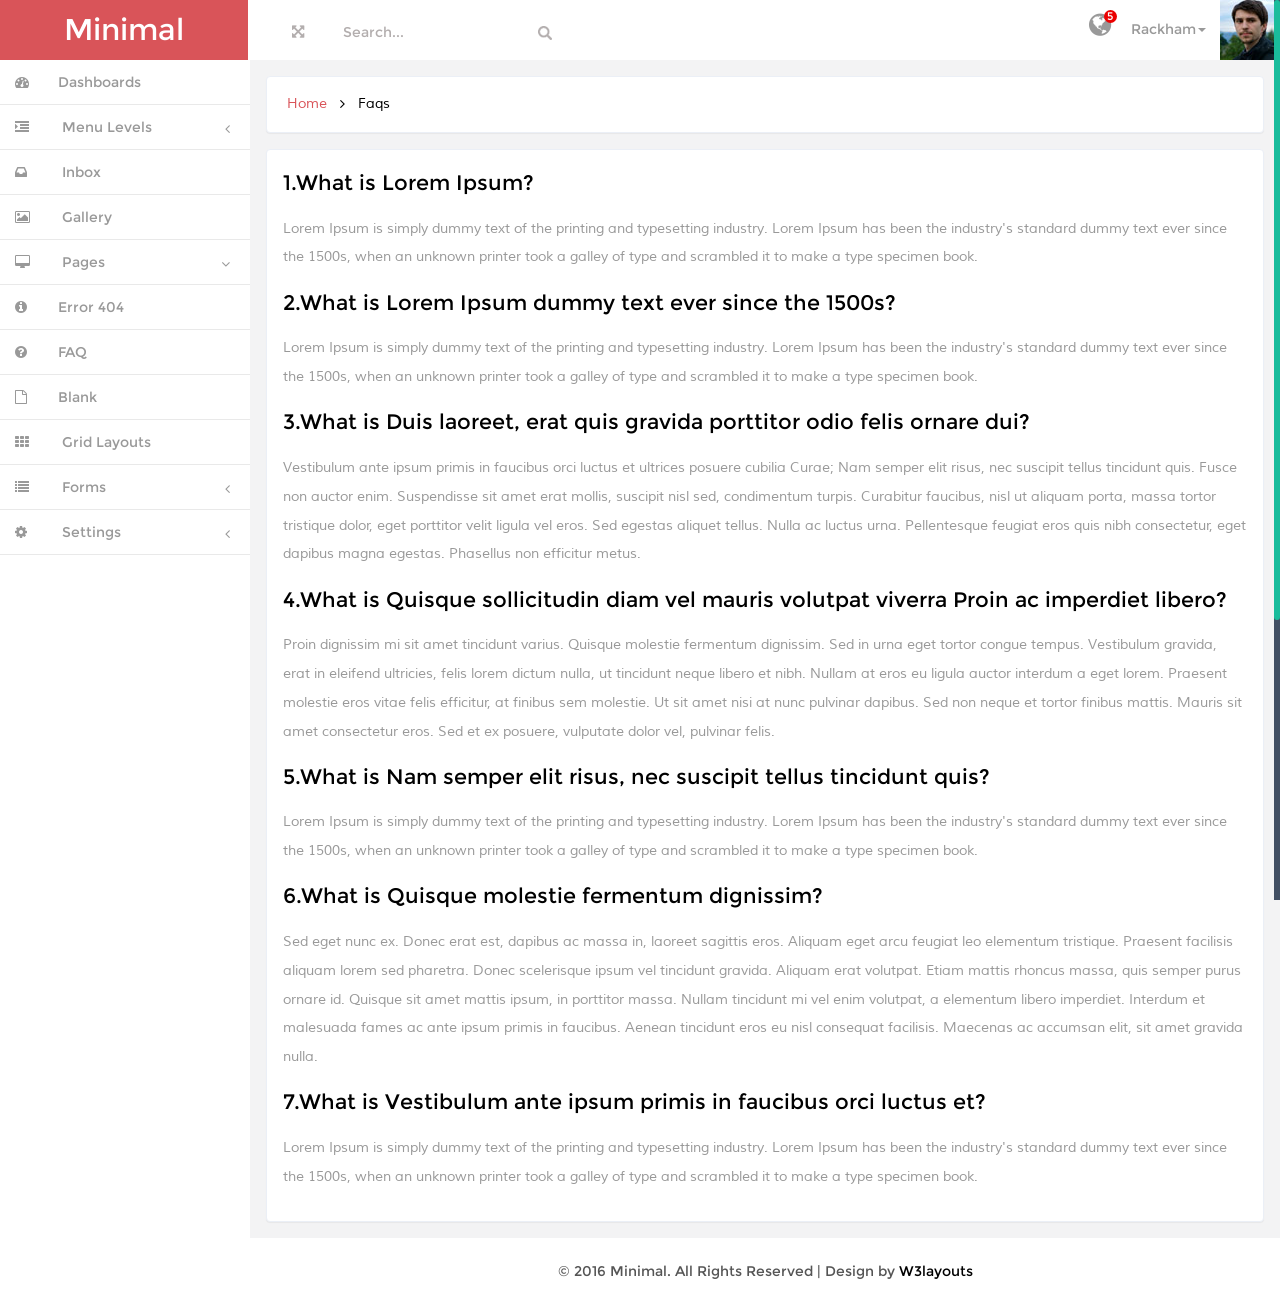
<file: web/faq.html>
<!--
Author: W3layouts
Author URL: http://w3layouts.com
License: Creative Commons Attribution 3.0 Unported
License URL: http://creativecommons.org/licenses/by/3.0/
-->
<!DOCTYPE HTML>
<html>
<head>
<title>Minimal an Admin Panel Category Flat Bootstrap Responsive Website Template | Faqs :: w3layouts</title>
<meta name="viewport" content="width=device-width, initial-scale=1">
<meta http-equiv="Content-Type" content="text/html; charset=utf-8" />
<meta name="keywords" content="Minimal Responsive web template, Bootstrap Web Templates, Flat Web Templates, Android Compatible web template, 
Smartphone Compatible web template, free webdesigns for Nokia, Samsung, LG, SonyEricsson, Motorola web design" />
<script type="application/x-javascript"> addEventListener("load", function() { setTimeout(hideURLbar, 0); }, false); function hideURLbar(){ window.scrollTo(0,1); } </script>
<link href="css/bootstrap.min.css" rel='stylesheet' type='text/css' />
<!-- Custom Theme files -->
<link href="css/style.css" rel='stylesheet' type='text/css' />
<link href="css/font-awesome.css" rel="stylesheet"> 
<script src="js/jquery.min.js"> </script>
<script src="js/bootstrap.min.js"> </script>
  
<!-- Mainly scripts -->
<script src="js/jquery.metisMenu.js"></script>
<script src="js/jquery.slimscroll.min.js"></script>
<!-- Custom and plugin javascript -->
<link href="css/custom.css" rel="stylesheet">
<script src="js/custom.js"></script>
<script src="js/screenfull.js"></script>
		<script>
		$(function () {
			$('#supported').text('Supported/allowed: ' + !!screenfull.enabled);

			if (!screenfull.enabled) {
				return false;
			}

			

			$('#toggle').click(function () {
				screenfull.toggle($('#container')[0]);
			});
			

			
		});
		</script>



</head>
<body>
<div id="wrapper">
       <!----->
        <nav class="navbar-default navbar-static-top" role="navigation">
             <div class="navbar-header">
                <button type="button" class="navbar-toggle" data-toggle="collapse" data-target=".navbar-collapse">
                    <span class="sr-only">Toggle navigation</span>
                    <span class="icon-bar"></span>
                    <span class="icon-bar"></span>
                    <span class="icon-bar"></span>
                </button>
               <h1> <a class="navbar-brand" href="index.html">Minimal</a></h1>         
			   </div>
			 <div class=" border-bottom">
        	<div class="full-left">
        	  <section class="full-top">
				<button id="toggle"><i class="fa fa-arrows-alt"></i></button>	
			</section>
			<form class=" navbar-left-right">
              <input type="text"  value="Search..." onfocus="this.value = '';" onblur="if (this.value == '') {this.value = 'Search...';}">
              <input type="submit" value="" class="fa fa-search">
            </form>
            <div class="clearfix"> </div>
           </div>
     
       
            <!-- Brand and toggle get grouped for better mobile display -->
		 
		   <!-- Collect the nav links, forms, and other content for toggling -->
		    <div class="drop-men" >
		        <ul class=" nav_1">
		           
		    		<li class="dropdown at-drop">
		              <a href="#" class="dropdown-toggle dropdown-at " data-toggle="dropdown"><i class="fa fa-globe"></i> <span class="number">5</span></a>
		              <ul class="dropdown-menu menu1 " role="menu">
		                <li><a href="#">
		               
		                	<div class="user-new">
		                	<p>New user registered</p>
		                	<span>40 seconds ago</span>
		                	</div>
		                	<div class="user-new-left">
		                
		                	<i class="fa fa-user-plus"></i>
		                	</div>
		                	<div class="clearfix"> </div>
		                	</a></li>
		                <li><a href="#">
		                	<div class="user-new">
		                	<p>Someone special liked this</p>
		                	<span>3 minutes ago</span>
		                	</div>
		                	<div class="user-new-left">
		                
		                	<i class="fa fa-heart"></i>
		                	</div>
		                	<div class="clearfix"> </div>
		                </a></li>
		                <li><a href="#">
		                	<div class="user-new">
		                	<p>John cancelled the event</p>
		                	<span>4 hours ago</span>
		                	</div>
		                	<div class="user-new-left">
		                
		                	<i class="fa fa-times"></i>
		                	</div>
		                	<div class="clearfix"> </div>
		                </a></li>
		                <li><a href="#">
		                	<div class="user-new">
		                	<p>The server is status is stable</p>
		                	<span>yesterday at 08:30am</span>
		                	</div>
		                	<div class="user-new-left">
		                
		                	<i class="fa fa-info"></i>
		                	</div>
		                	<div class="clearfix"> </div>
		                </a></li>
		                <li><a href="#">
		                	<div class="user-new">
		                	<p>New comments waiting approval</p>
		                	<span>Last Week</span>
		                	</div>
		                	<div class="user-new-left">
		                
		                	<i class="fa fa-rss"></i>
		                	</div>
		                	<div class="clearfix"> </div>
		                </a></li>
		                <li><a href="#" class="view">View all messages</a></li>
		              </ul>
		            </li>
					<li class="dropdown">
		              <a href="#" class="dropdown-toggle dropdown-at" data-toggle="dropdown"><span class=" name-caret">Rackham<i class="caret"></i></span><img src="images/wo.jpg"></a>
		              <ul class="dropdown-menu " role="menu">
		                <li><a href="profile.html"><i class="fa fa-user"></i>Edit Profile</a></li>
		                <li><a href="inbox.html"><i class="fa fa-envelope"></i>Inbox</a></li>
		                <li><a href="calendar.html"><i class="fa fa-calendar"></i>Calender</a></li>
		                <li><a href="inbox.html"><i class="fa fa-clipboard"></i>Tasks</a></li>
		              </ul>
		            </li>
		           
		        </ul>
		     </div><!-- /.navbar-collapse -->
			<div class="clearfix">
       
     </div>
	  
		    <div class="navbar-default sidebar" role="navigation">
                <div class="sidebar-nav navbar-collapse">
                <ul class="nav" id="side-menu">
				
                    <li>
                        <a href="index.html" class=" hvr-bounce-to-right"><i class="fa fa-dashboard nav_icon "></i><span class="nav-label">Dashboards</span> </a>
                    </li>
                   
                    <li>
                        <a href="#" class=" hvr-bounce-to-right"><i class="fa fa-indent nav_icon"></i> <span class="nav-label">Menu Levels</span><span class="fa arrow"></span></a>
                        <ul class="nav nav-second-level">
                            <li><a href="graphs.html" class=" hvr-bounce-to-right"> <i class="fa fa-area-chart nav_icon"></i>Graphs</a></li>
                            
                            <li><a href="maps.html" class=" hvr-bounce-to-right"><i class="fa fa-map-marker nav_icon"></i>Maps</a></li>
			
						<li><a href="typography.html" class=" hvr-bounce-to-right"><i class="fa fa-file-text-o nav_icon"></i>Typography</a></li>

					   </ul>
                    </li>
					 <li>
                        <a href="inbox.html" class=" hvr-bounce-to-right"><i class="fa fa-inbox nav_icon"></i> <span class="nav-label">Inbox</span> </a>
                    </li>
                    
                    <li>
                        <a href="gallery.html" class=" hvr-bounce-to-right"><i class="fa fa-picture-o nav_icon"></i> <span class="nav-label">Gallery</span> </a>
                    </li>
                     <li>
                        <a href="#" class=" hvr-bounce-to-right"><i class="fa fa-desktop nav_icon"></i> <span class="nav-label">Pages</span><span class="fa arrow"></span></a>
                        <ul class="nav nav-second-level">
                            <li><a href="404.html" class=" hvr-bounce-to-right"> <i class="fa fa-info-circle nav_icon"></i>Error 404</a></li>
                            <li><a href="faq.html" class=" hvr-bounce-to-right"><i class="fa fa-question-circle nav_icon"></i>FAQ</a></li>
                            <li><a href="blank.html" class=" hvr-bounce-to-right"><i class="fa fa-file-o nav_icon"></i>Blank</a></li>
                       </ul>
                    </li>
                     <li>
                        <a href="layout.html" class=" hvr-bounce-to-right"><i class="fa fa-th nav_icon"></i> <span class="nav-label">Grid Layouts</span> </a>
                    </li>
                   
                    <li>
                        <a href="#" class=" hvr-bounce-to-right"><i class="fa fa-list nav_icon"></i> <span class="nav-label">Forms</span><span class="fa arrow"></span></a>
                        <ul class="nav nav-second-level">
                            <li><a href="forms.html" class=" hvr-bounce-to-right"><i class="fa fa-align-left nav_icon"></i>Basic forms</a></li>
                            <li><a href="validation.html" class=" hvr-bounce-to-right"><i class="fa fa-check-square-o nav_icon"></i>Validation</a></li>
                        </ul>
                    </li>
                   
                    <li>
                        <a href="#" class=" hvr-bounce-to-right"><i class="fa fa-cog nav_icon"></i> <span class="nav-label">Settings</span><span class="fa arrow"></span></a>
                        <ul class="nav nav-second-level">
                            <li><a href="signin.html" class=" hvr-bounce-to-right"><i class="fa fa-sign-in nav_icon"></i>Signin</a></li>
                            <li><a href="signup.html" class=" hvr-bounce-to-right"><i class="fa fa-sign-in nav_icon"></i>Singup</a></li>
                        </ul>
                    </li>
                </ul>
            </div>
			</div>
        </nav>
		 <div id="page-wrapper" class="gray-bg dashbard-1">
       <div class="content-main">
 
 	<!--banner-->	
		   <div class="banner">
				<h2>
				<a href="index.html">Home</a>
				<i class="fa fa-angle-right"></i>
				<span>Faqs</span>
				</h2>
		    </div>
		<!--//banner-->
 	 <!--faq-->
 	<div class="asked">
	

			<div class="questions">
				<h5>1.What is Lorem Ipsum?</h5>
	        	<p>Lorem Ipsum is simply dummy text of the printing and typesetting industry. Lorem Ipsum has been the industry's standard dummy text ever since the 1500s, when an unknown printer took a galley of type and scrambled it to make a type specimen book.</p>
	        </div>
			 <div class="questions">
				<h5>2.What is Lorem Ipsum dummy text ever since the 1500s?</h5>
			    <p>Lorem Ipsum is simply dummy text of the printing and typesetting industry. Lorem Ipsum has been the industry's standard dummy text ever since the 1500s, when an unknown printer took a galley of type and scrambled it to make a type specimen book.</p>
			 </div>	
			  <div class="questions">
				<h5>3.What is Duis laoreet, erat quis gravida porttitor odio felis ornare dui?</h5>
				<p>Vestibulum ante ipsum primis in faucibus orci luctus et ultrices posuere cubilia Curae; Nam semper elit risus, nec suscipit tellus tincidunt quis. Fusce non auctor enim. Suspendisse sit amet erat mollis, suscipit nisl sed, condimentum turpis. Curabitur faucibus, nisl ut aliquam porta, massa tortor tristique dolor, eget porttitor velit ligula vel eros. Sed egestas aliquet tellus. Nulla ac luctus urna. Pellentesque feugiat eros quis nibh consectetur, eget dapibus magna egestas. Phasellus non efficitur metus.</p>
			 </div>	
			  <div class="questions">
				<h5>4.What is Quisque sollicitudin diam vel mauris volutpat viverra Proin ac imperdiet libero?</h5>
				<p>Proin dignissim mi sit amet tincidunt varius. Quisque molestie fermentum dignissim. Sed in urna eget tortor congue tempus. Vestibulum gravida, erat in eleifend ultricies, felis lorem dictum nulla, ut tincidunt neque libero et nibh. Nullam at eros eu ligula auctor interdum a eget lorem. Praesent molestie eros vitae felis efficitur, at finibus sem molestie. Ut sit amet nisi at nunc pulvinar dapibus. Sed non neque et tortor finibus mattis. Mauris sit amet consectetur eros. Sed et ex posuere, vulputate dolor vel, pulvinar felis. </p>
			 </div>	
			 
			  <div class="questions">
				<h5>5.What is Nam semper elit risus, nec suscipit tellus tincidunt quis?</h5>
			    <p>Lorem Ipsum is simply dummy text of the printing and typesetting industry. Lorem Ipsum has been the industry's standard dummy text ever since the 1500s, when an unknown printer took a galley of type and scrambled it to make a type specimen book.</p>
			 </div>	
			  <div class="questions">
				<h5>6.What is Quisque molestie fermentum dignissim?</h5>
				<p>Sed eget nunc ex. Donec erat est, dapibus ac massa in, laoreet sagittis eros. Aliquam eget arcu feugiat leo elementum tristique. Praesent facilisis aliquam lorem sed pharetra. Donec scelerisque ipsum vel tincidunt gravida. Aliquam erat volutpat. Etiam mattis rhoncus massa, quis semper purus ornare id. Quisque sit amet mattis ipsum, in porttitor massa. Nullam tincidunt mi vel enim volutpat, a elementum libero imperdiet. Interdum et malesuada fames ac ante ipsum primis in faucibus. Aenean tincidunt eros eu nisl consequat facilisis. Maecenas ac accumsan elit, sit amet gravida nulla.</p>
			 </div>	
			  <div class="questions">
				<h5>7.What is Vestibulum ante ipsum primis in faucibus orci luctus et?</h5>
			    <p>Lorem Ipsum is simply dummy text of the printing and typesetting industry. Lorem Ipsum has been the industry's standard dummy text ever since the 1500s, when an unknown printer took a galley of type and scrambled it to make a type specimen book.</p>
			 </div>				    

</div>
	<!--//faq-->
		<!---->
<div class="copy">
            <p> &copy; 2016 Minimal. All Rights Reserved | Design by <a href="http://w3layouts.com/" target="_blank">W3layouts</a> </p>	    </div>
		</div>
		</div>
		<div class="clearfix"> </div>
       </div>
     
<!---->
<!--scrolling js-->
	<script src="js/jquery.nicescroll.js"></script>
	<script src="js/scripts.js"></script>
	<!--//scrolling js-->
</body>
</html>
</file>
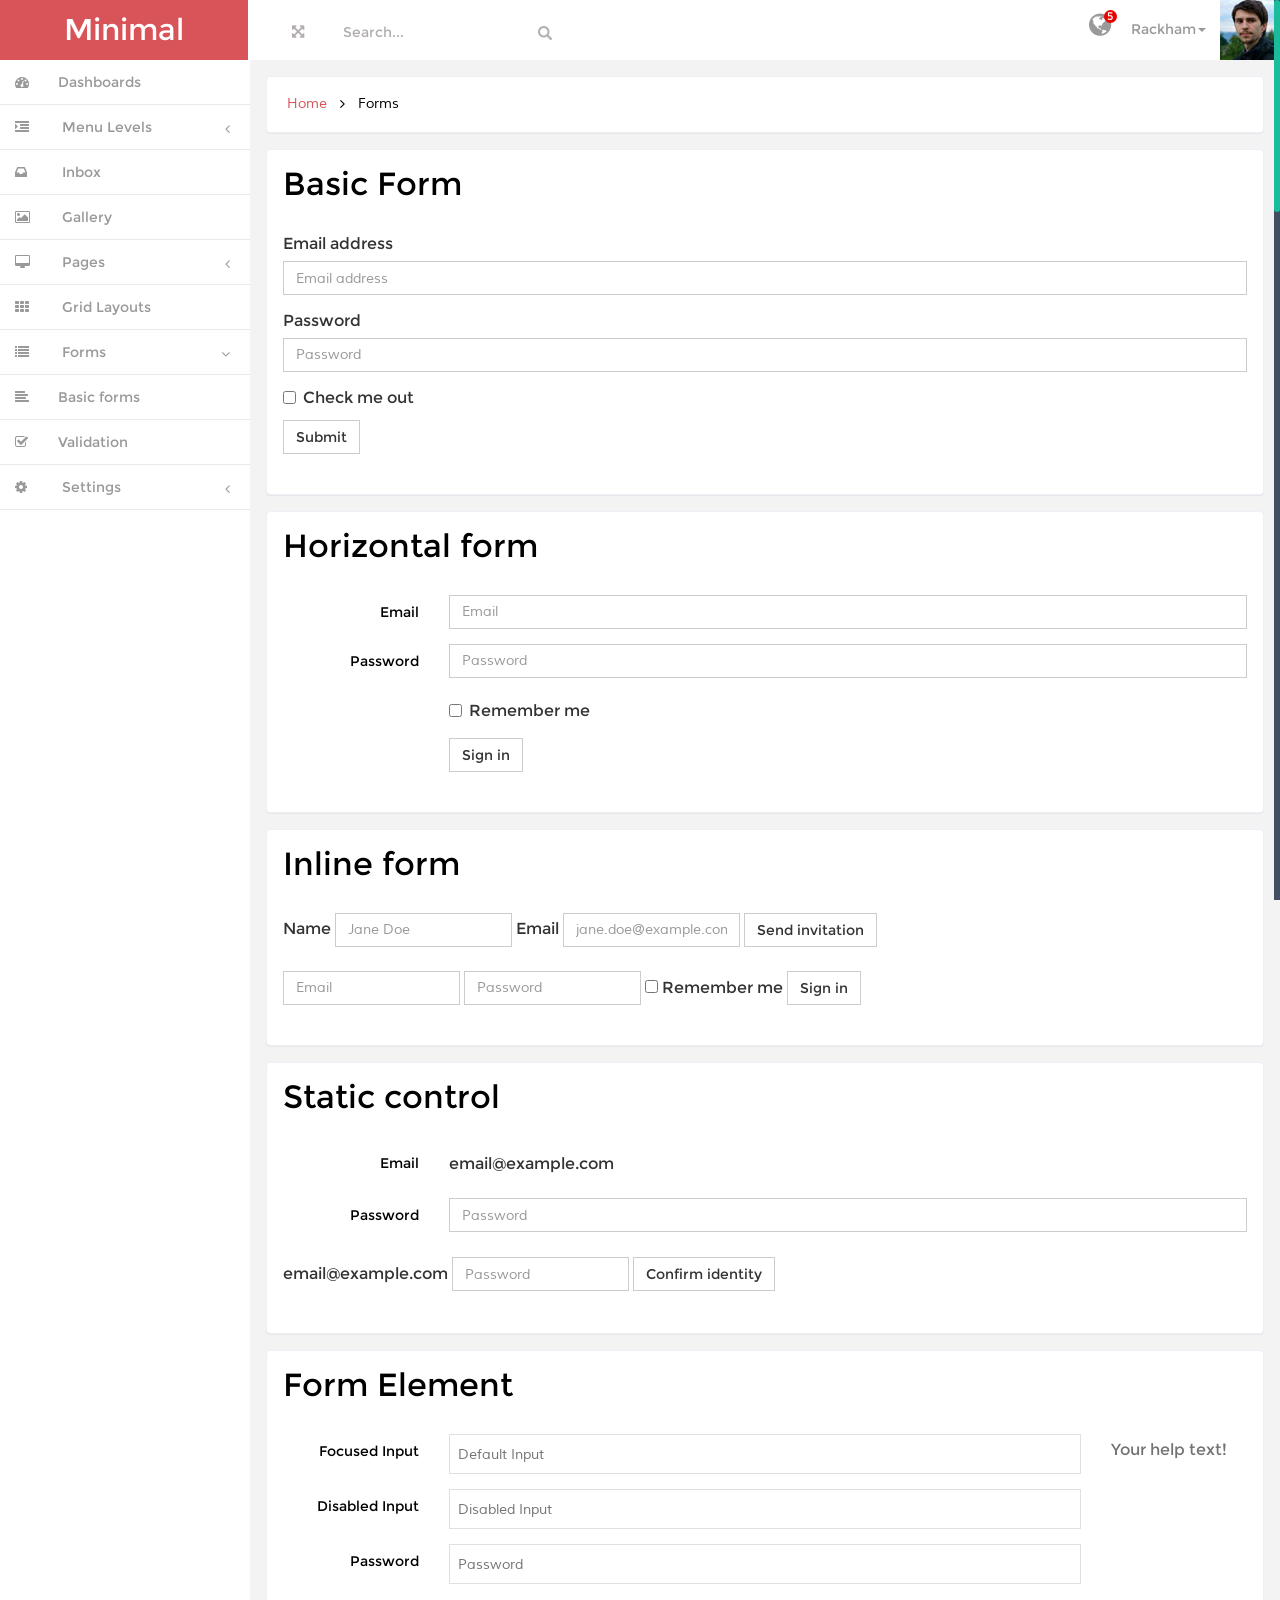
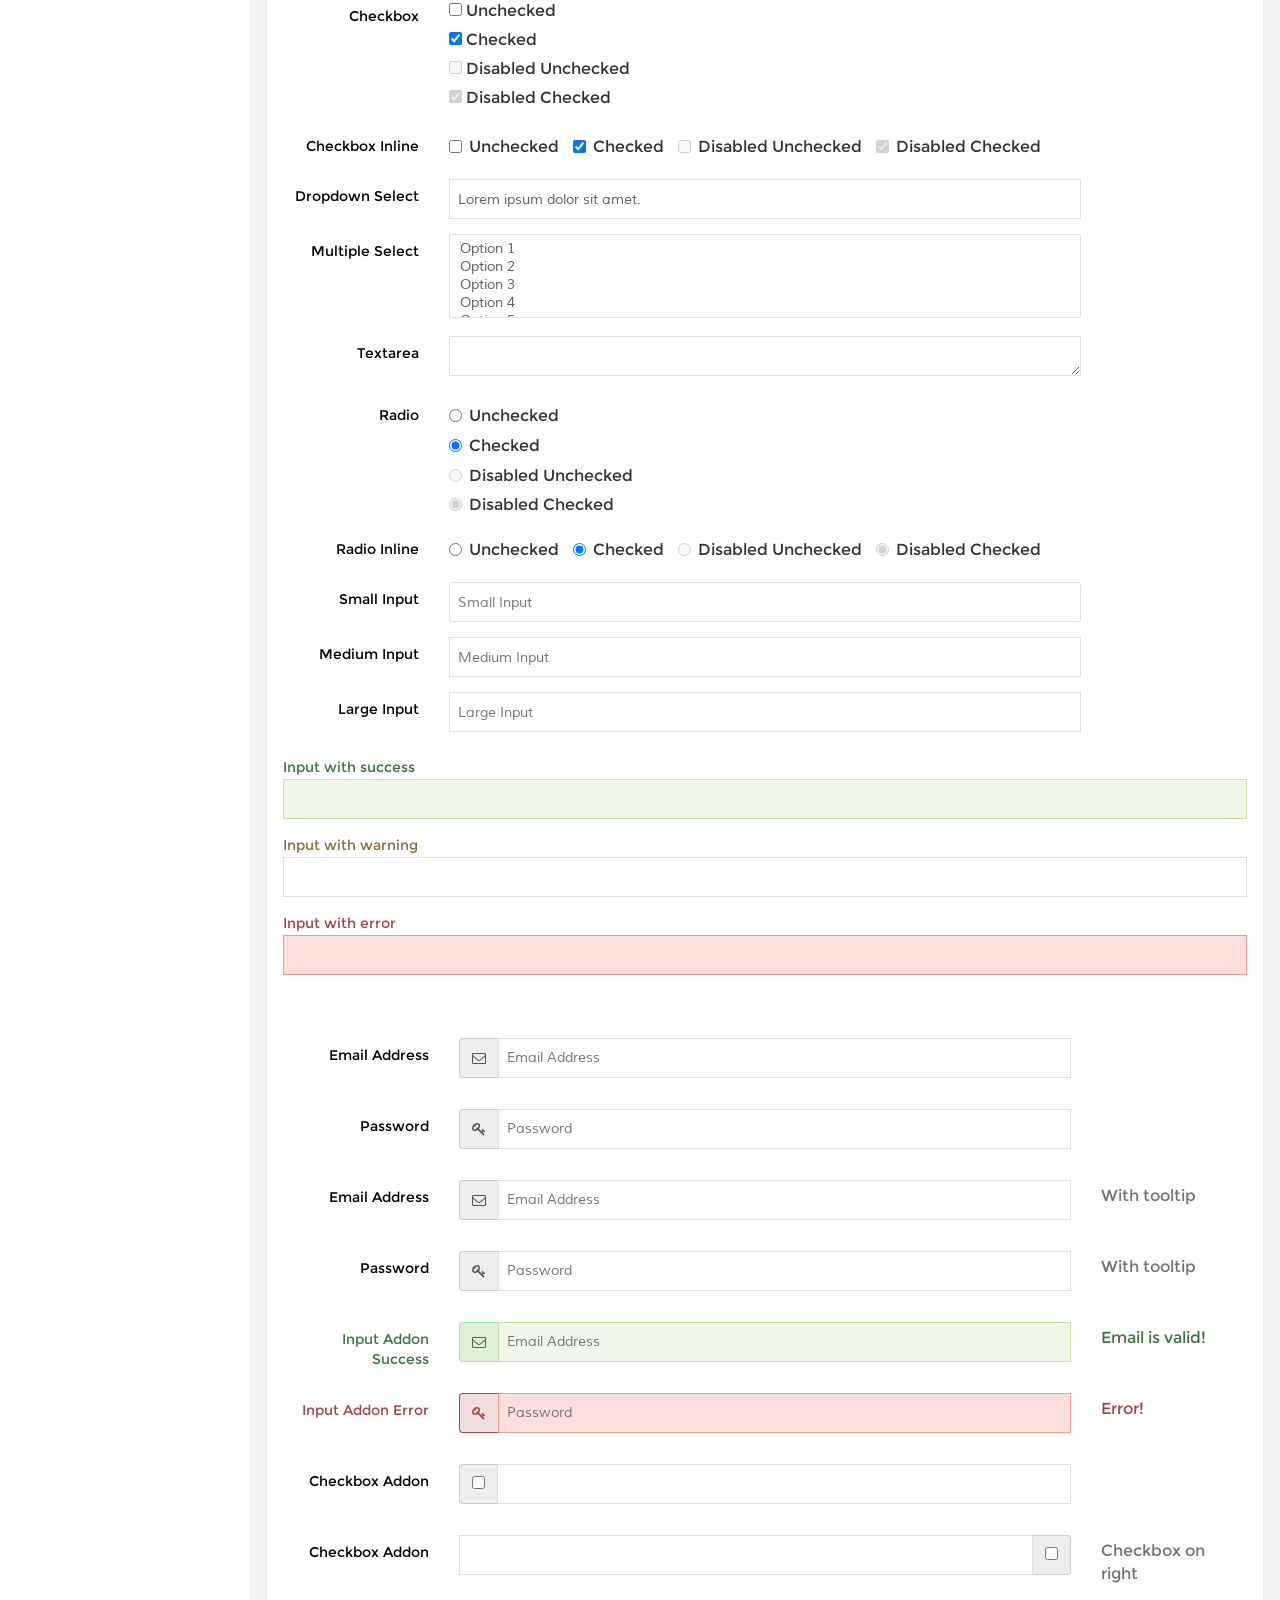
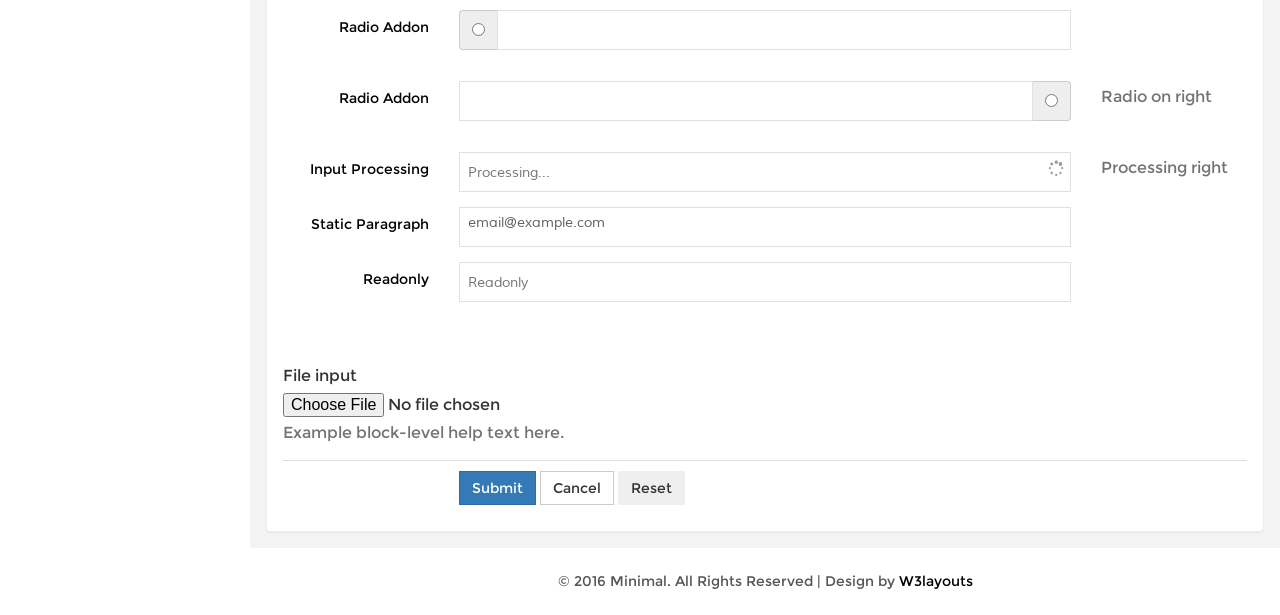
<file: web/forms.html>
﻿
<!--
Author: W3layouts
Author URL: http://w3layouts.com
License: Creative Commons Attribution 3.0 Unported
License URL: http://creativecommons.org/licenses/by/3.0/
-->
<!DOCTYPE HTML>
<html>
<head>
<title>Minimal an Admin Panel Category Flat Bootstrap Responsive Website Template | Forms :: w3layouts</title>
<meta name="viewport" content="width=device-width, initial-scale=1">
<meta http-equiv="Content-Type" content="text/html; charset=utf-8" />
<meta name="keywords" content="Minimal Responsive web template, Bootstrap Web Templates, Flat Web Templates, Android Compatible web template, 
Smartphone Compatible web template, free webdesigns for Nokia, Samsung, LG, SonyEricsson, Motorola web design" />
<script type="application/x-javascript"> addEventListener("load", function() { setTimeout(hideURLbar, 0); }, false); function hideURLbar(){ window.scrollTo(0,1); } </script>
<link href="css/bootstrap.min.css" rel='stylesheet' type='text/css' />
<!-- Custom Theme files -->
<link href="css/style.css" rel='stylesheet' type='text/css' />
<link href="css/font-awesome.css" rel="stylesheet"> 
<script src="js/jquery.min.js"> </script>
<script src="js/bootstrap.min.js"> </script>
  
<!-- Mainly scripts -->
<script src="js/jquery.metisMenu.js"></script>
<script src="js/jquery.slimscroll.min.js"></script>
<!-- Custom and plugin javascript -->
<link href="css/custom.css" rel="stylesheet">
<script src="js/custom.js"></script>
<script src="js/screenfull.js"></script>
		<script>
		$(function () {
			$('#supported').text('Supported/allowed: ' + !!screenfull.enabled);

			if (!screenfull.enabled) {
				return false;
			}

			

			$('#toggle').click(function () {
				screenfull.toggle($('#container')[0]);
			});
			

			
		});
		</script>

<!----->

</head>
<body>
<div id="wrapper">
     <!----->
        <nav class="navbar-default navbar-static-top" role="navigation">
             <div class="navbar-header">
                <button type="button" class="navbar-toggle" data-toggle="collapse" data-target=".navbar-collapse">
                    <span class="sr-only">Toggle navigation</span>
                    <span class="icon-bar"></span>
                    <span class="icon-bar"></span>
                    <span class="icon-bar"></span>
                </button>
               <h1> <a class="navbar-brand" href="index.html">Minimal</a></h1>         
			   </div>
			 <div class=" border-bottom">
        	<div class="full-left">
        	  <section class="full-top">
				<button id="toggle"><i class="fa fa-arrows-alt"></i></button>	
			</section>
			<form class=" navbar-left-right">
              <input type="text"  value="Search..." onfocus="this.value = '';" onblur="if (this.value == '') {this.value = 'Search...';}">
              <input type="submit" value="" class="fa fa-search">
            </form>
            <div class="clearfix"> </div>
           </div>
     
       
            <!-- Brand and toggle get grouped for better mobile display -->
		 
		   <!-- Collect the nav links, forms, and other content for toggling -->
		    <div class="drop-men" >
		        <ul class=" nav_1">
		           
		    		<li class="dropdown at-drop">
		              <a href="#" class="dropdown-toggle dropdown-at " data-toggle="dropdown"><i class="fa fa-globe"></i> <span class="number">5</span></a>
		              <ul class="dropdown-menu menu1 " role="menu">
		                <li><a href="#">
		               
		                	<div class="user-new">
		                	<p>New user registered</p>
		                	<span>40 seconds ago</span>
		                	</div>
		                	<div class="user-new-left">
		                
		                	<i class="fa fa-user-plus"></i>
		                	</div>
		                	<div class="clearfix"> </div>
		                	</a></li>
		                <li><a href="#">
		                	<div class="user-new">
		                	<p>Someone special liked this</p>
		                	<span>3 minutes ago</span>
		                	</div>
		                	<div class="user-new-left">
		                
		                	<i class="fa fa-heart"></i>
		                	</div>
		                	<div class="clearfix"> </div>
		                </a></li>
		                <li><a href="#">
		                	<div class="user-new">
		                	<p>John cancelled the event</p>
		                	<span>4 hours ago</span>
		                	</div>
		                	<div class="user-new-left">
		                
		                	<i class="fa fa-times"></i>
		                	</div>
		                	<div class="clearfix"> </div>
		                </a></li>
		                <li><a href="#">
		                	<div class="user-new">
		                	<p>The server is status is stable</p>
		                	<span>yesterday at 08:30am</span>
		                	</div>
		                	<div class="user-new-left">
		                
		                	<i class="fa fa-info"></i>
		                	</div>
		                	<div class="clearfix"> </div>
		                </a></li>
		                <li><a href="#">
		                	<div class="user-new">
		                	<p>New comments waiting approval</p>
		                	<span>Last Week</span>
		                	</div>
		                	<div class="user-new-left">
		                
		                	<i class="fa fa-rss"></i>
		                	</div>
		                	<div class="clearfix"> </div>
		                </a></li>
		                <li><a href="#" class="view">View all messages</a></li>
		              </ul>
		            </li>
					<li class="dropdown">
		              <a href="#" class="dropdown-toggle dropdown-at" data-toggle="dropdown"><span class=" name-caret">Rackham<i class="caret"></i></span><img src="images/wo.jpg"></a>
		              <ul class="dropdown-menu " role="menu">
		                <li><a href="profile.html"><i class="fa fa-user"></i>Edit Profile</a></li>
		                <li><a href="inbox.html"><i class="fa fa-envelope"></i>Inbox</a></li>
		                <li><a href="calendar.html"><i class="fa fa-calendar"></i>Calender</a></li>
		                <li><a href="inbox.html"><i class="fa fa-clipboard"></i>Tasks</a></li>
		              </ul>
		            </li>
		           
		        </ul>
		     </div><!-- /.navbar-collapse -->
			<div class="clearfix">
       
     </div>
	  
		    <div class="navbar-default sidebar" role="navigation">
                <div class="sidebar-nav navbar-collapse">
                <ul class="nav" id="side-menu">
				
                    <li>
                        <a href="index.html" class=" hvr-bounce-to-right"><i class="fa fa-dashboard nav_icon "></i><span class="nav-label">Dashboards</span> </a>
                    </li>
                   
                    <li>
                        <a href="#" class=" hvr-bounce-to-right"><i class="fa fa-indent nav_icon"></i> <span class="nav-label">Menu Levels</span><span class="fa arrow"></span></a>
                        <ul class="nav nav-second-level">
                            <li><a href="graphs.html" class=" hvr-bounce-to-right"> <i class="fa fa-area-chart nav_icon"></i>Graphs</a></li>
                            
                            <li><a href="maps.html" class=" hvr-bounce-to-right"><i class="fa fa-map-marker nav_icon"></i>Maps</a></li>
			
						<li><a href="typography.html" class=" hvr-bounce-to-right"><i class="fa fa-file-text-o nav_icon"></i>Typography</a></li>

					   </ul>
                    </li>
					 <li>
                        <a href="inbox.html" class=" hvr-bounce-to-right"><i class="fa fa-inbox nav_icon"></i> <span class="nav-label">Inbox</span> </a>
                    </li>
                    
                    <li>
                        <a href="gallery.html" class=" hvr-bounce-to-right"><i class="fa fa-picture-o nav_icon"></i> <span class="nav-label">Gallery</span> </a>
                    </li>
                     <li>
                        <a href="#" class=" hvr-bounce-to-right"><i class="fa fa-desktop nav_icon"></i> <span class="nav-label">Pages</span><span class="fa arrow"></span></a>
                        <ul class="nav nav-second-level">
                            <li><a href="404.html" class=" hvr-bounce-to-right"> <i class="fa fa-info-circle nav_icon"></i>Error 404</a></li>
                            <li><a href="faq.html" class=" hvr-bounce-to-right"><i class="fa fa-question-circle nav_icon"></i>FAQ</a></li>
                            <li><a href="blank.html" class=" hvr-bounce-to-right"><i class="fa fa-file-o nav_icon"></i>Blank</a></li>
                       </ul>
                    </li>
                     <li>
                        <a href="layout.html" class=" hvr-bounce-to-right"><i class="fa fa-th nav_icon"></i> <span class="nav-label">Grid Layouts</span> </a>
                    </li>
                   
                    <li>
                        <a href="#" class=" hvr-bounce-to-right"><i class="fa fa-list nav_icon"></i> <span class="nav-label">Forms</span><span class="fa arrow"></span></a>
                        <ul class="nav nav-second-level">
                            <li><a href="forms.html" class=" hvr-bounce-to-right"><i class="fa fa-align-left nav_icon"></i>Basic forms</a></li>
                            <li><a href="validation.html" class=" hvr-bounce-to-right"><i class="fa fa-check-square-o nav_icon"></i>Validation</a></li>
                        </ul>
                    </li>
                   
                    <li>
                        <a href="#" class=" hvr-bounce-to-right"><i class="fa fa-cog nav_icon"></i> <span class="nav-label">Settings</span><span class="fa arrow"></span></a>
                        <ul class="nav nav-second-level">
                            <li><a href="signin.html" class=" hvr-bounce-to-right"><i class="fa fa-sign-in nav_icon"></i>Signin</a></li>
                            <li><a href="signup.html" class=" hvr-bounce-to-right"><i class="fa fa-sign-in nav_icon"></i>Singup</a></li>
                        </ul>
                    </li>
                </ul>
            </div>
			</div>
        </nav>
		 <div id="page-wrapper" class="gray-bg dashbard-1">
       <div class="content-main">
 
 	<!--banner-->	
		     <div class="banner">
		    	<h2>
				<a href="index.html">Home</a>
				<i class="fa fa-angle-right"></i>
				<span>Forms</span>
				</h2>
		    </div>
		<!--//banner-->
 	<!--grid-->
 	<div class="grid-form">
 		<div class="grid-form1">
 		<h3 id="forms-example" class="">Basic Form</h3>
 		<form>
  <div class="form-group">
    <label for="exampleInputEmail1">Email address</label>
    <input type="email" class="form-control" id="exampleInputEmail1" placeholder="Email address">
  </div>
  <div class="form-group">
    <label for="exampleInputPassword1">Password</label>
    <input type="password" class="form-control" id="exampleInputPassword1" placeholder="Password">
  </div>
  
  <div class="checkbox">
    <label>
      <input type="checkbox"> Check me out
    </label>
  </div>
  <button type="submit" class="btn btn-default">Submit</button>
</form>
</div>
<!----->
<div class="grid-form1">
<h3 id="forms-horizontal">Horizontal form</h3>
<form class="form-horizontal">
  <div class="form-group">
    <label for="inputEmail3" class="col-sm-2 control-label hor-form">Email</label>
    <div class="col-sm-10">
      <input type="email" class="form-control" id="inputEmail3" placeholder="Email">
    </div>
  </div>
  <div class="form-group">
    <label for="inputPassword3" class="col-sm-2 control-label hor-form">Password</label>
    <div class="col-sm-10">
      <input type="password" class="form-control" id="inputPassword3" placeholder="Password">
    </div>
  </div>
  <div class="form-group">
    <div class="col-sm-offset-2 col-sm-10">
      <div class="checkbox">
        <label>
          <input type="checkbox" name="checkbox" > Remember me
        </label>
      </div>
    </div>
  </div>
  <div class="form-group">
    <div class="col-sm-offset-2 col-sm-10">
      <button type="submit" class="btn btn-default">Sign in</button>
    </div>
  </div>
</form>
</div>
<!---->
<div class="grid-form1">
<h3 id="forms-inline">Inline form</h3>
<form class="form-inline">
  <div class="form-group">
    <label for="exampleInputName2">Name</label>
    <input type="text" class="form-control" id="exampleInputName2" placeholder="Jane Doe">
  </div>
  <div class="form-group">
    <label for="exampleInputEmail2">Email</label>
    <input type="email" class="form-control" id="exampleInputEmail2" placeholder="jane.doe@example.com">
  </div>
  <button type="submit" class="btn btn-default btn-send">Send invitation</button>
</form>
<form class="form-inline">
  <div class="form-group">
    <label class="sr-only" for="exampleInputEmail3">Email address</label>
    <input type="email" class="form-control" id="exampleInputEmail3" placeholder="Email">
  </div>
  <div class="form-group">
    <label class="sr-only" for="exampleInputPassword3">Password</label>
    <input type="password" class="form-control" id="exampleInputPassword3" placeholder="Password">
  </div>
  <div class="checkbox">
    <label>
      <input type="checkbox"> Remember me
    </label>
  </div>
  <button type="submit" class="btn btn-default">Sign in</button>
</form>

</div>
<!---->

<div class="grid-form1">
<h3 id="forms-controls-static">Static control</h3>
<form class="form-horizontal">
  <div class="form-group">
    <label class="col-sm-2 control-label hor-form">Email</label>
    <div class="col-sm-10">
      <p class="form-control-static">email@example.com</p>
    </div>
  </div>
  <div class="form-group">
    <label for="inputPassword" class="col-sm-2 control-label hor-form">Password</label>
    <div class="col-sm-10">
      <input type="password" class="form-control" id="inputPassword" placeholder="Password">
    </div>
  </div>
</form>
<form class="form-inline">
  <div class="form-group">
    <label class="sr-only">Email</label>
    <p class="form-control-static">email@example.com</p>
  </div>
  <div class="form-group">
    <label for="inputPassword2" class="sr-only">Password</label>
    <input type="password" class="form-control" id="inputPassword2" placeholder="Password">
  </div>
  <button type="submit" class="btn btn-default">Confirm identity</button>
</form>
</div>

<!---->
  <div class="grid-form1">
  	       <h3>Form Element</h3>
  	         <div class="tab-content">
						<div class="tab-pane active" id="horizontal-form">
							<form class="form-horizontal">
								<div class="form-group">
									<label for="focusedinput" class="col-sm-2 control-label">Focused Input</label>
									<div class="col-sm-8">
										<input type="text" class="form-control1" id="focusedinput" placeholder="Default Input">
									</div>
									<div class="col-sm-2">
										<p class="help-block">Your help text!</p>
									</div>
								</div>
								<div class="form-group">
									<label for="disabledinput" class="col-sm-2 control-label">Disabled Input</label>
									<div class="col-sm-8">
										<input disabled="" type="text" class="form-control1" id="disabledinput" placeholder="Disabled Input">
									</div>
								</div>
								<div class="form-group">
									<label for="inputPassword" class="col-sm-2 control-label">Password</label>
									<div class="col-sm-8">
										<input type="password" class="form-control1" id="inputPassword" placeholder="Password">
									</div>
								</div>
								<div class="form-group">
									<label for="checkbox" class="col-sm-2 control-label">Checkbox</label>
									<div class="col-sm-8">
										<div class="checkbox-inline1"><label><input type="checkbox"> Unchecked</label></div>
										<div class="checkbox-inline1"><label><input type="checkbox" checked=""> Checked</label></div>
										<div class="checkbox-inline1"><label><input type="checkbox" disabled=""> Disabled Unchecked</label></div>
										<div class="checkbox-inline1"><label><input type="checkbox" disabled="" checked=""> Disabled Checked</label></div>
									</div>
								</div>
								<div class="form-group">
									<label for="checkbox" class="col-sm-2 control-label">Checkbox Inline</label>
									<div class="col-sm-8">
										<div class="checkbox-inline"><label><input type="checkbox"> Unchecked</label></div>
										<div class="checkbox-inline"><label><input type="checkbox" checked=""> Checked</label></div>
										<div class="checkbox-inline"><label><input type="checkbox" disabled=""> Disabled Unchecked</label></div>
										<div class="checkbox-inline"><label><input type="checkbox" disabled="" checked=""> Disabled Checked</label></div>
									</div>
								</div>
								<div class="form-group">
									<label for="selector1" class="col-sm-2 control-label">Dropdown Select</label>
									<div class="col-sm-8"><select name="selector1" id="selector1" class="form-control1">
										<option>Lorem ipsum dolor sit amet.</option>
										<option>Dolore, ab unde modi est!</option>
										<option>Illum, fuga minus sit eaque.</option>
										<option>Consequatur ducimus maiores voluptatum minima.</option>
									</select></div>
								</div>
								<div class="form-group">
									<label class="col-sm-2 control-label">Multiple Select</label>
									<div class="col-sm-8">
										<select multiple="" class="form-control1">
											<option>Option 1</option>
											<option>Option 2</option>
											<option>Option 3</option>
											<option>Option 4</option>
											<option>Option 5</option>
										</select>
									</div>
								</div>
								<div class="form-group">
									<label for="txtarea1" class="col-sm-2 control-label">Textarea</label>
									<div class="col-sm-8"><textarea name="txtarea1" id="txtarea1" cols="50" rows="4" class="form-control1"></textarea></div>
								</div>
								<div class="form-group">
									<label for="radio" class="col-sm-2 control-label">Radio</label>
									<div class="col-sm-8">
										<div class="radio block"><label><input type="radio"> Unchecked</label></div>
										<div class="radio block"><label><input type="radio" checked=""> Checked</label></div>
										<div class="radio block"><label><input type="radio" disabled=""> Disabled Unchecked</label></div>
										<div class="radio block"><label><input type="radio" disabled="" checked=""> Disabled Checked</label></div>
									</div>
								</div>
								<div class="form-group">
									<label for="radio" class="col-sm-2 control-label">Radio Inline</label>
									<div class="col-sm-8">
										<div class="radio-inline"><label><input type="radio"> Unchecked</label></div>
										<div class="radio-inline"><label><input type="radio" checked=""> Checked</label></div>
										<div class="radio-inline"><label><input type="radio" disabled=""> Disabled Unchecked</label></div>
										<div class="radio-inline"><label><input type="radio" disabled="" checked=""> Disabled Checked</label></div>
									</div>
								</div>
								<div class="form-group">
									<label for="smallinput" class="col-sm-2 control-label label-input-sm">Small Input</label>
									<div class="col-sm-8">
										<input type="text" class="form-control1 input-sm" id="smallinput" placeholder="Small Input">
									</div>
								</div>
								<div class="form-group">
									<label for="mediuminput" class="col-sm-2 control-label">Medium Input</label>
									<div class="col-sm-8">
										<input type="text" class="form-control1" id="mediuminput" placeholder="Medium Input">
									</div>
								</div>
								<div class="form-group mb-n">
									<label for="largeinput" class="col-sm-2 control-label label-input-lg">Large Input</label>
									<div class="col-sm-8">
										<input type="text" class="form-control1 input-lg" id="largeinput" placeholder="Large Input">
									</div>
								</div>
							</form>
						</div>
					</div>
					
					<div class="bs-example" data-example-id="form-validation-states">
    <form>
      <div class="form-group has-success">
        <label class="control-label" for="inputSuccess1">Input with success</label>
        <input type="text" class="form-control1" id="inputSuccess1">
      </div>
      <div class="form-group has-warning">
        <label class="control-label" for="inputWarning1">Input with warning</label>
        <input type="text" class="form-control1" id="inputWarning1">
      </div>
      <div class="form-group has-error">
        <label class="control-label" for="inputError1">Input with error</label>
        <input type="text" class="form-control1" id="inputError1">
      </div>
    </form>
  </div>
  <div class="panel-body">
					<form role="form" class="form-horizontal">
						<div class="form-group">
							<label class="col-md-2 control-label">Email Address</label>
							<div class="col-md-8">
								<div class="input-group">							
									<span class="input-group-addon">
										<i class="fa fa-envelope-o"></i>
									</span>
									<input type="text" class="form-control1" placeholder="Email Address">
								</div>
							</div>
						</div>
						<div class="form-group">
							<label class="col-md-2 control-label">Password</label>
							<div class="col-md-8">
								<div class="input-group">
									<span class="input-group-addon">
										<i class="fa fa-key"></i>
									</span>
									<input type="password" class="form-control1" id="exampleInputPassword1" placeholder="Password">
								</div>
							</div>
						</div>
						<div class="form-group">
							<label class="col-md-2 control-label">Email Address</label>
							<div class="col-md-8">
								<div class="input-group input-icon right">
									<span class="input-group-addon">
										<i class="fa fa-envelope-o"></i>
									</span>
									<input id="email" class="form-control1" type="text" placeholder="Email Address">
								</div>
							</div>
							<div class="col-sm-2">
								<p class="help-block">With tooltip</p>
							</div>
						</div>
						<div class="form-group">
							<label class="col-md-2 control-label">Password</label>
							<div class="col-md-8">
								<div class="input-group input-icon right">
									<span class="input-group-addon">
										<i class="fa fa-key"></i>
									</span>
									<input type="password" class="form-control1" placeholder="Password">
								</div>
							</div>
							<div class="col-sm-2">
								<p class="help-block">With tooltip</p>
							</div>
						</div>
						<div class="form-group has-success">
							<label class="col-md-2 control-label">Input Addon Success</label>
							<div class="col-md-8">
								<div class="input-group input-icon right">
									<span class="input-group-addon">
										<i class="fa fa-envelope-o"></i>
									</span>
								    <input id="email" class="form-control1" type="text" placeholder="Email Address">
								</div>
							</div>
							<div class="col-sm-2">
								<p class="help-block">Email is valid!</p>
							</div>
						</div>
						<div class="form-group has-error">
							<label class="col-md-2 control-label">Input Addon Error</label>
							<div class="col-md-8">
								<div class="input-group input-icon right">
									<span class="input-group-addon">
										<i class="fa fa-key"></i>
									</span>
									<input type="password" class="form-control1" placeholder="Password">
								</div>
							</div>
							<div class="col-sm-2">
								<p class="help-block">Error!</p>
							</div>
						</div>
						<div class="form-group">
							<label class="col-md-2 control-label">Checkbox Addon</label>
							<div class="col-md-8">
								<div class="input-group">
									<div class="input-group-addon"><input type="checkbox"></div>
									<input type="text" class="form-control1">
								</div>
							</div>
						</div>
						<div class="form-group">
							<label class="col-md-2 control-label">Checkbox Addon</label>
							<div class="col-md-8">
								<div class="input-group">
									<input type="text" class="form-control1">
									<div class="input-group-addon"><input type="checkbox"></div>
									
								</div>
							</div>
							<div class="col-sm-2">
								<p class="help-block">Checkbox on right</p>
							</div>
						</div>
						<div class="form-group">
							<label class="col-md-2 control-label">Radio Addon</label>
							<div class="col-md-8">
								<div class="input-group">
									<div class="input-group-addon"><input type="radio"></div>
									<input type="text" class="form-control1">
								</div>
							</div>
						</div>
						<div class="form-group">
							<label class="col-md-2 control-label">Radio Addon</label>
							<div class="col-md-8">
								<div class="input-group">
									<input type="text" class="form-control1">
									<div class="input-group-addon"><input type="radio"></div>
									
								</div>
							</div>
							<div class="col-sm-2">
								<p class="help-block">Radio on right</p>
							</div>
						</div>
						<div class="form-group">
							<label class="col-md-2 control-label">Input Processing</label>
							<div class="col-md-8">
								<div class="input-icon right spinner">
									<i class="fa fa-fw fa-spin fa-spinner"></i>
									<input id="email" class="form-control1" type="text" placeholder="Processing...">
								</div>
							</div>
							<div class="col-sm-2">
								<p class="help-block">Processing right</p>
							</div>
						</div>
						<div class="form-group">
							<label class="col-md-2 control-label">Static Paragraph</label>
							<div class="col-md-8">
								<p class="form-control1 m-n">email@example.com</p>
							</div>
						</div>
						<div class="form-group mb-n">
							<label class="col-md-2 control-label">Readonly</label>
							<div class="col-md-8">
								<input type="text" class="form-control1" placeholder="Readonly" readonly="">
							</div>
						</div>
					</form>
	</div>
	<div class="bs-example" data-example-id="form-validation-states-with-icons">
    <form>
     
      
        <span id="inputGroupSuccess1Status" class="sr-only">(success)</span>
      </div>
      <div class="form-group">
        <label for="exampleInputFile">File input</label>
        <input type="file" id="exampleInputFile">
        <p class="help-block">Example block-level help text here.</p>
      </div>
      <div class="panel-footer">
		<div class="row">
			<div class="col-sm-8 col-sm-offset-2">
				<button class="btn-primary btn">Submit</button>
				<button class="btn-default btn">Cancel</button>
				<button class="btn-inverse btn">Reset</button>
			</div>
		</div>
	 </div>
    </form>
  </div>
 	</div>
 	<!--//grid-->
		<!---->
<div class="copy">
            <p> &copy; 2016 Minimal. All Rights Reserved | Design by <a href="http://w3layouts.com/" target="_blank">W3layouts</a> </p>	    </div>
		</div>
		</div>
		<div class="clearfix"> </div>
       </div>
     <!--scrolling js-->
	<script src="js/jquery.nicescroll.js"></script>
	<script src="js/scripts.js"></script>
	<!--//scrolling js-->
<!---->

</body>
</html>
</file>
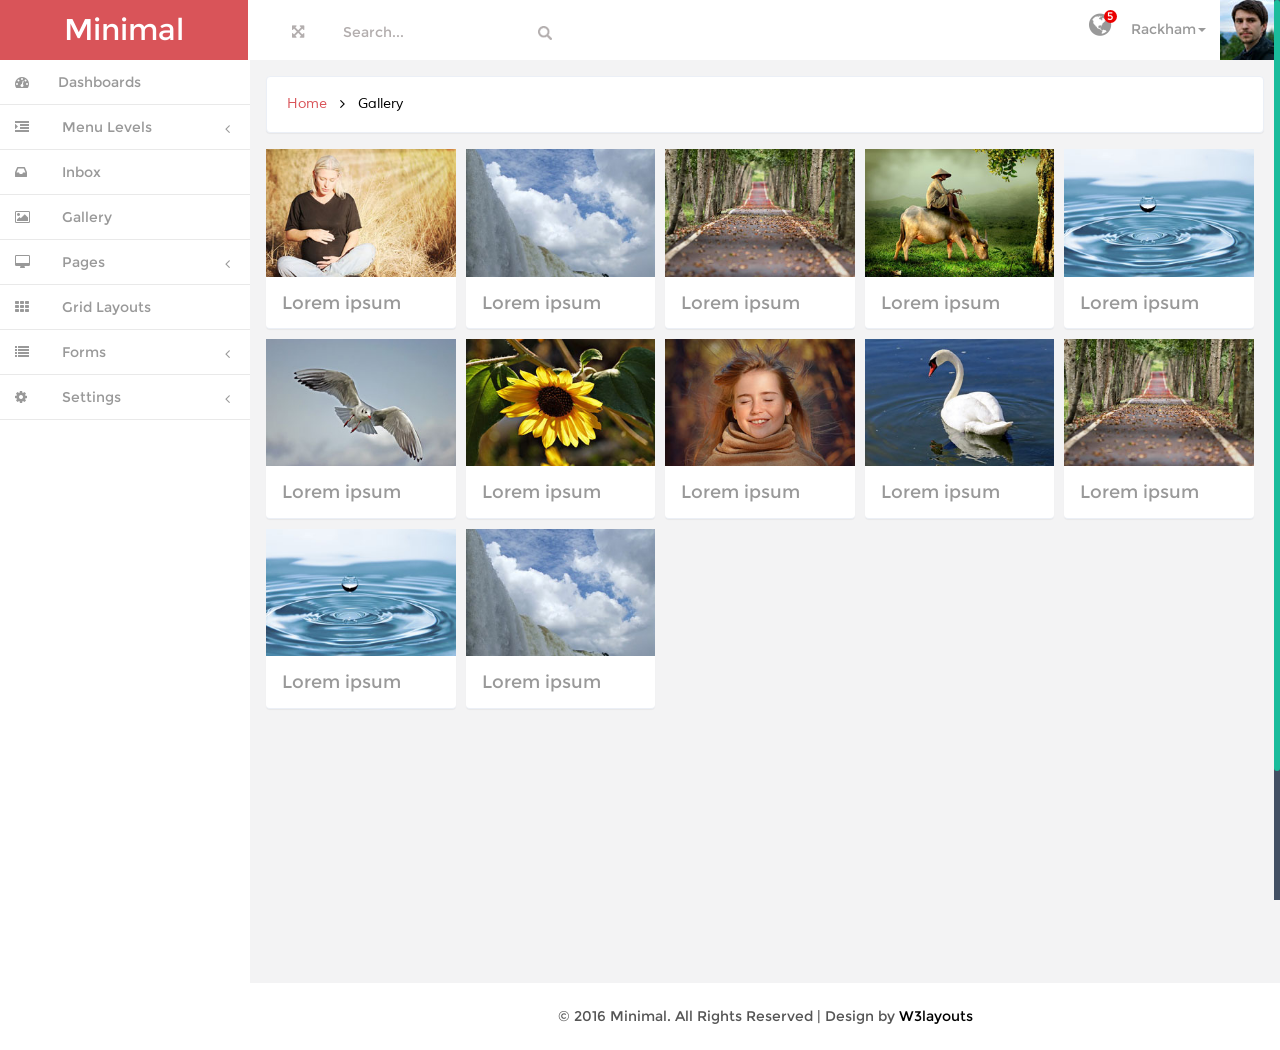
<file: web/gallery.html>
<!--
Author: W3layouts
Author URL: http://w3layouts.com
License: Creative Commons Attribution 3.0 Unported
License URL: http://creativecommons.org/licenses/by/3.0/
-->
<!DOCTYPE HTML>
<html>
<head>
<title>Minimal an Admin Panel Category Flat Bootstrap Responsive Website Template | Gallery :: w3layouts</title>
<meta name="viewport" content="width=device-width, initial-scale=1">
<meta http-equiv="Content-Type" content="text/html; charset=utf-8" />
<meta name="keywords" content="Minimal Responsive web template, Bootstrap Web Templates, Flat Web Templates, Android Compatible web template, 
Smartphone Compatible web template, free webdesigns for Nokia, Samsung, LG, SonyEricsson, Motorola web design" />
<script type="application/x-javascript"> addEventListener("load", function() { setTimeout(hideURLbar, 0); }, false); function hideURLbar(){ window.scrollTo(0,1); } </script>
<link href="css/bootstrap.min.css" rel='stylesheet' type='text/css' />
<!--<link href="css/bootstrap.css" rel='stylesheet' type='text/css' />-->
<!-- Custom Theme files -->
<link href="css/style.css" rel='stylesheet' type='text/css' />
<link href="css/font-awesome.css" rel="stylesheet"> 
<script src="js/jquery.min.js"> </script>
<script src="js/bootstrap.min.js"> </script>
  
<!-- Mainly scripts -->
<script src="js/jquery.metisMenu.js"></script>
<script src="js/jquery.slimscroll.min.js"></script>
<!-- Custom and plugin javascript -->
<link href="css/custom.css" rel="stylesheet">
<script src="js/custom.js"></script>
<script src="js/screenfull.js"></script>
		<script>
		$(function () {
			$('#supported').text('Supported/allowed: ' + !!screenfull.enabled);

			if (!screenfull.enabled) {
				return false;
			}

			

			$('#toggle').click(function () {
				screenfull.toggle($('#container')[0]);
			});
			

			
		});
		</script>



</head>
<body>
<div id="wrapper">
        <!----->
        <nav class="navbar-default navbar-static-top" role="navigation">
             <div class="navbar-header">
                <button type="button" class="navbar-toggle" data-toggle="collapse" data-target=".navbar-collapse">
                    <span class="sr-only">Toggle navigation</span>
                    <span class="icon-bar"></span>
                    <span class="icon-bar"></span>
                    <span class="icon-bar"></span>
                </button>
               <h1> <a class="navbar-brand" href="index.html">Minimal</a></h1>         
			   </div>
			 <div class=" border-bottom">
        	<div class="full-left">
        	  <section class="full-top">
				<button id="toggle"><i class="fa fa-arrows-alt"></i></button>	
			</section>
			<form class=" navbar-left-right">
              <input type="text"  value="Search..." onfocus="this.value = '';" onblur="if (this.value == '') {this.value = 'Search...';}">
              <input type="submit" value="" class="fa fa-search">
            </form>
            <div class="clearfix"> </div>
           </div>
     
       
            <!-- Brand and toggle get grouped for better mobile display -->
		 
		   <!-- Collect the nav links, forms, and other content for toggling -->
		    <div class="drop-men" >
		        <ul class=" nav_1">
		           
		    		<li class="dropdown at-drop">
		              <a href="#" class="dropdown-toggle dropdown-at " data-toggle="dropdown"><i class="fa fa-globe"></i> <span class="number">5</span></a>
		              <ul class="dropdown-menu menu1 " role="menu">
		                <li><a href="#">
		               
		                	<div class="user-new">
		                	<p>New user registered</p>
		                	<span>40 seconds ago</span>
		                	</div>
		                	<div class="user-new-left">
		                
		                	<i class="fa fa-user-plus"></i>
		                	</div>
		                	<div class="clearfix"> </div>
		                	</a></li>
		                <li><a href="#">
		                	<div class="user-new">
		                	<p>Someone special liked this</p>
		                	<span>3 minutes ago</span>
		                	</div>
		                	<div class="user-new-left">
		                
		                	<i class="fa fa-heart"></i>
		                	</div>
		                	<div class="clearfix"> </div>
		                </a></li>
		                <li><a href="#">
		                	<div class="user-new">
		                	<p>John cancelled the event</p>
		                	<span>4 hours ago</span>
		                	</div>
		                	<div class="user-new-left">
		                
		                	<i class="fa fa-times"></i>
		                	</div>
		                	<div class="clearfix"> </div>
		                </a></li>
		                <li><a href="#">
		                	<div class="user-new">
		                	<p>The server is status is stable</p>
		                	<span>yesterday at 08:30am</span>
		                	</div>
		                	<div class="user-new-left">
		                
		                	<i class="fa fa-info"></i>
		                	</div>
		                	<div class="clearfix"> </div>
		                </a></li>
		                <li><a href="#">
		                	<div class="user-new">
		                	<p>New comments waiting approval</p>
		                	<span>Last Week</span>
		                	</div>
		                	<div class="user-new-left">
		                
		                	<i class="fa fa-rss"></i>
		                	</div>
		                	<div class="clearfix"> </div>
		                </a></li>
		                <li><a href="#" class="view">View all messages</a></li>
		              </ul>
		            </li>
					<li class="dropdown">
		              <a href="#" class="dropdown-toggle dropdown-at" data-toggle="dropdown"><span class=" name-caret">Rackham<i class="caret"></i></span><img src="images/wo.jpg"></a>
		              <ul class="dropdown-menu " role="menu">
		                <li><a href="profile.html"><i class="fa fa-user"></i>Edit Profile</a></li>
		                <li><a href="inbox.html"><i class="fa fa-envelope"></i>Inbox</a></li>
		                <li><a href="calendar.html"><i class="fa fa-calendar"></i>Calender</a></li>
		                <li><a href="inbox.html"><i class="fa fa-clipboard"></i>Tasks</a></li>
		              </ul>
		            </li>
		           
		        </ul>
		     </div><!-- /.navbar-collapse -->
			<div class="clearfix">
       
     </div>
	  
		    <div class="navbar-default sidebar" role="navigation">
                <div class="sidebar-nav navbar-collapse">
                <ul class="nav" id="side-menu">
				
                    <li>
                        <a href="index.html" class=" hvr-bounce-to-right"><i class="fa fa-dashboard nav_icon "></i><span class="nav-label">Dashboards</span> </a>
                    </li>
                   
                    <li>
                        <a href="#" class=" hvr-bounce-to-right"><i class="fa fa-indent nav_icon"></i> <span class="nav-label">Menu Levels</span><span class="fa arrow"></span></a>
                        <ul class="nav nav-second-level">
                            <li><a href="graphs.html" class=" hvr-bounce-to-right"> <i class="fa fa-area-chart nav_icon"></i>Graphs</a></li>
                            
                            <li><a href="maps.html" class=" hvr-bounce-to-right"><i class="fa fa-map-marker nav_icon"></i>Maps</a></li>
			
						<li><a href="typography.html" class=" hvr-bounce-to-right"><i class="fa fa-file-text-o nav_icon"></i>Typography</a></li>

					   </ul>
                    </li>
					 <li>
                        <a href="inbox.html" class=" hvr-bounce-to-right"><i class="fa fa-inbox nav_icon"></i> <span class="nav-label">Inbox</span> </a>
                    </li>
                    
                    <li>
                        <a href="gallery.html" class=" hvr-bounce-to-right"><i class="fa fa-picture-o nav_icon"></i> <span class="nav-label">Gallery</span> </a>
                    </li>
                     <li>
                        <a href="#" class=" hvr-bounce-to-right"><i class="fa fa-desktop nav_icon"></i> <span class="nav-label">Pages</span><span class="fa arrow"></span></a>
                        <ul class="nav nav-second-level">
                            <li><a href="404.html" class=" hvr-bounce-to-right"> <i class="fa fa-info-circle nav_icon"></i>Error 404</a></li>
                            <li><a href="faq.html" class=" hvr-bounce-to-right"><i class="fa fa-question-circle nav_icon"></i>FAQ</a></li>
                            <li><a href="blank.html" class=" hvr-bounce-to-right"><i class="fa fa-file-o nav_icon"></i>Blank</a></li>
                       </ul>
                    </li>
                     <li>
                        <a href="layout.html" class=" hvr-bounce-to-right"><i class="fa fa-th nav_icon"></i> <span class="nav-label">Grid Layouts</span> </a>
                    </li>
                   
                    <li>
                        <a href="#" class=" hvr-bounce-to-right"><i class="fa fa-list nav_icon"></i> <span class="nav-label">Forms</span><span class="fa arrow"></span></a>
                        <ul class="nav nav-second-level">
                            <li><a href="forms.html" class=" hvr-bounce-to-right"><i class="fa fa-align-left nav_icon"></i>Basic forms</a></li>
                            <li><a href="validation.html" class=" hvr-bounce-to-right"><i class="fa fa-check-square-o nav_icon"></i>Validation</a></li>
                        </ul>
                    </li>
                   
                    <li>
                        <a href="#" class=" hvr-bounce-to-right"><i class="fa fa-cog nav_icon"></i> <span class="nav-label">Settings</span><span class="fa arrow"></span></a>
                        <ul class="nav nav-second-level">
                            <li><a href="signin.html" class=" hvr-bounce-to-right"><i class="fa fa-sign-in nav_icon"></i>Signin</a></li>
                            <li><a href="signup.html" class=" hvr-bounce-to-right"><i class="fa fa-sign-in nav_icon"></i>Singup</a></li>
                        </ul>
                    </li>
                </ul>
            </div>
			</div>
        </nav>
		 <div id="page-wrapper" class="gray-bg dashbard-1">
       <div class="content-main">
 
 	<!--banner-->	
		    <div class="banner">
		    	<h2>
			<a href="index.html">Home</a>
			<i class="fa fa-angle-right"></i>
				<span>Gallery</span>
				</h2>
		    </div>
		<!--//banner-->
 	 <!--gallery-->
 	 <div class="gallery">
 	 	<div class="col-md">
 	 		<div class="gallery-img">
 	 		<a href="images/ga.jpg" class="b-link-stripe b-animate-go  swipebox"  title="Image Title" >
				 <img class="img-responsive " src="images/ga.jpg" alt="" />   
					<span class="zoom-icon"> </span> </a>
			</a>
			</div>	
 	 		<div class="text-gallery">
 	 			<h6>Lorem ipsum</h6>
 	 		</div>
 	 	</div>
 	 	<div class="col-md">
 	 		<div class="gallery-img">
 	 		<a href="images/ga1.jpg" class="b-link-stripe b-animate-go  swipebox"  title="Image Title" >
				 <img class="img-responsive " src="images/ga1.jpg" alt="" />   
					<span class="zoom-icon"> </span> </a>
			</a>
			</div>	
 	 		<div class="text-gallery">
 	 			<h6>Lorem ipsum</h6>
 	 		</div>
 	 	</div>
 	 	<div class="col-md">
 	 		<div class="gallery-img">
 	 		<a href="images/ga2.jpg" class="b-link-stripe b-animate-go  swipebox"  title="Image Title" >
				 <img class="img-responsive " src="images/ga2.jpg" alt="" />   
					<span class="zoom-icon"> </span> </a>
			</a>
			</div>	
 	 		<div class="text-gallery">
 	 			<h6>Lorem ipsum</h6>
 	 		</div>
 	 	</div>
 	 	<div class="col-md">
 	 		<div class="gallery-img">
 	 		<a href="images/ga3.jpg" class="b-link-stripe b-animate-go  swipebox"  title="Image Title" >
				 <img class="img-responsive " src="images/ga3.jpg" alt="" />   
					<span class="zoom-icon"> </span> </a>
			</a>
			</div>	
 	 		<div class="text-gallery">
 	 			<h6>Lorem ipsum</h6>
 	 		</div>
 	 	</div>
 	 	<div class="col-md">
 	 		<div class="gallery-img">
 	 		<a href="images/ga4.jpg" class="b-link-stripe b-animate-go  swipebox"  title="Image Title" >
				 <img class="img-responsive " src="images/ga4.jpg" alt="" />   
					<span class="zoom-icon"> </span> </a>
			</a>
			</div>	
 	 		<div class="text-gallery">
 	 			<h6>Lorem ipsum</h6>
 	 		</div>
 	 	</div>
 	 	<div class="col-md">
 	 		<div class="gallery-img">
 	 		<a href="images/ga5.jpg" class="b-link-stripe b-animate-go  swipebox"  title="Image Title" >
				 <img class="img-responsive " src="images/ga5.jpg" alt="" />   
					<span class="zoom-icon"> </span> </a>
			</a>
			</div>	
 	 		<div class="text-gallery">
 	 			<h6>Lorem ipsum</h6>
 	 		</div>
 	 	</div>
 	 	<div class="col-md">
 	 		<div class="gallery-img">
 	 		<a href="images/ga6.jpg" class="b-link-stripe b-animate-go  swipebox"  title="Image Title" >
				 <img class="img-responsive " src="images/ga6.jpg" alt="" />   
					<span class="zoom-icon"> </span> </a>
			</a>
			</div>	
 	 		<div class="text-gallery">
 	 			<h6>Lorem ipsum</h6>
 	 		</div>
 	 	</div>
 	 	<div class="col-md">
 	 		<div class="gallery-img">
 	 		<a href="images/ga7.jpg" class="b-link-stripe b-animate-go  swipebox"  title="Image Title" >
				 <img class="img-responsive " src="images/ga7.jpg" alt="" />   
					<span class="zoom-icon"> </span> </a>
			</a>
			</div>	
 	 		<div class="text-gallery">
 	 			<h6>Lorem ipsum</h6>
 	 		</div>
 	 	</div>
 	 	<div class="col-md">
 	 		<div class="gallery-img">
 	 		<a href="images/ga8.jpg" class="b-link-stripe b-animate-go  swipebox"  title="Image Title" >
				 <img class="img-responsive " src="images/ga8.jpg" alt="" />   
					<span class="zoom-icon"> </span> </a>
			</a>
			</div>	
 	 		<div class="text-gallery">
 	 			<h6>Lorem ipsum</h6>
 	 		</div>
 	 	</div>
 	 	<div class="col-md">
 	 		<div class="gallery-img">
 	 		<a href="images/ga2.jpg" class="b-link-stripe b-animate-go  swipebox"  title="Image Title" >
				 <img class="img-responsive " src="images/ga2.jpg" alt="" />   
					<span class="zoom-icon"> </span> </a>
			</a>
			</div>	
 	 		<div class="text-gallery">
 	 			<h6>Lorem ipsum</h6>
 	 		</div>
 	 	</div>
 	 	<div class="col-md">
 	 		<div class="gallery-img">
 	 		<a href="images/ga4.jpg" class="b-link-stripe b-animate-go  swipebox"  title="Image Title" >
				 <img class="img-responsive " src="images/ga4.jpg" alt="" />   
					<span class="zoom-icon"> </span> </a>
			</a>
			</div>	
 	 		<div class="text-gallery">
 	 			<h6>Lorem ipsum</h6>
 	 		</div>
 	 	</div>
 	 	<div class="col-md">
 	 		<div class="gallery-img">
 	 		<a href="images/ga1.jpg" class="b-link-stripe b-animate-go  swipebox"  title="Image Title" >
				 <img class="img-responsive " src="images/ga1.jpg" alt="" />   
					<span class="zoom-icon"> </span> </a>
			</a>
			</div>	
 	 		<div class="text-gallery">
 	 			<h6>Lorem ipsum</h6>
 	 		</div>
 	 	</div>
 	 	
 	 	 <div class="clearfix"> </div>
 	 </div>
	<!--//gallery-->
		<!---->
<div class="copy">
            <p> &copy; 2016 Minimal. All Rights Reserved | Design by <a href="http://w3layouts.com/" target="_blank">W3layouts</a> </p>	    </div>
		</div>
		</div>
		<div class="clearfix"> </div>
       </div>
     
<!---->
<link rel="stylesheet" href="css/swipebox.css">
	<script src="js/jquery.swipebox.min.js"></script> 
	    <script type="text/javascript">
			jQuery(function($) {
				$(".swipebox").swipebox();
			});
</script>
<!--scrolling js-->
	<script src="js/jquery.nicescroll.js"></script>
	<script src="js/scripts.js"></script>
	<!--//scrolling js-->

</body>
</html>
</file>
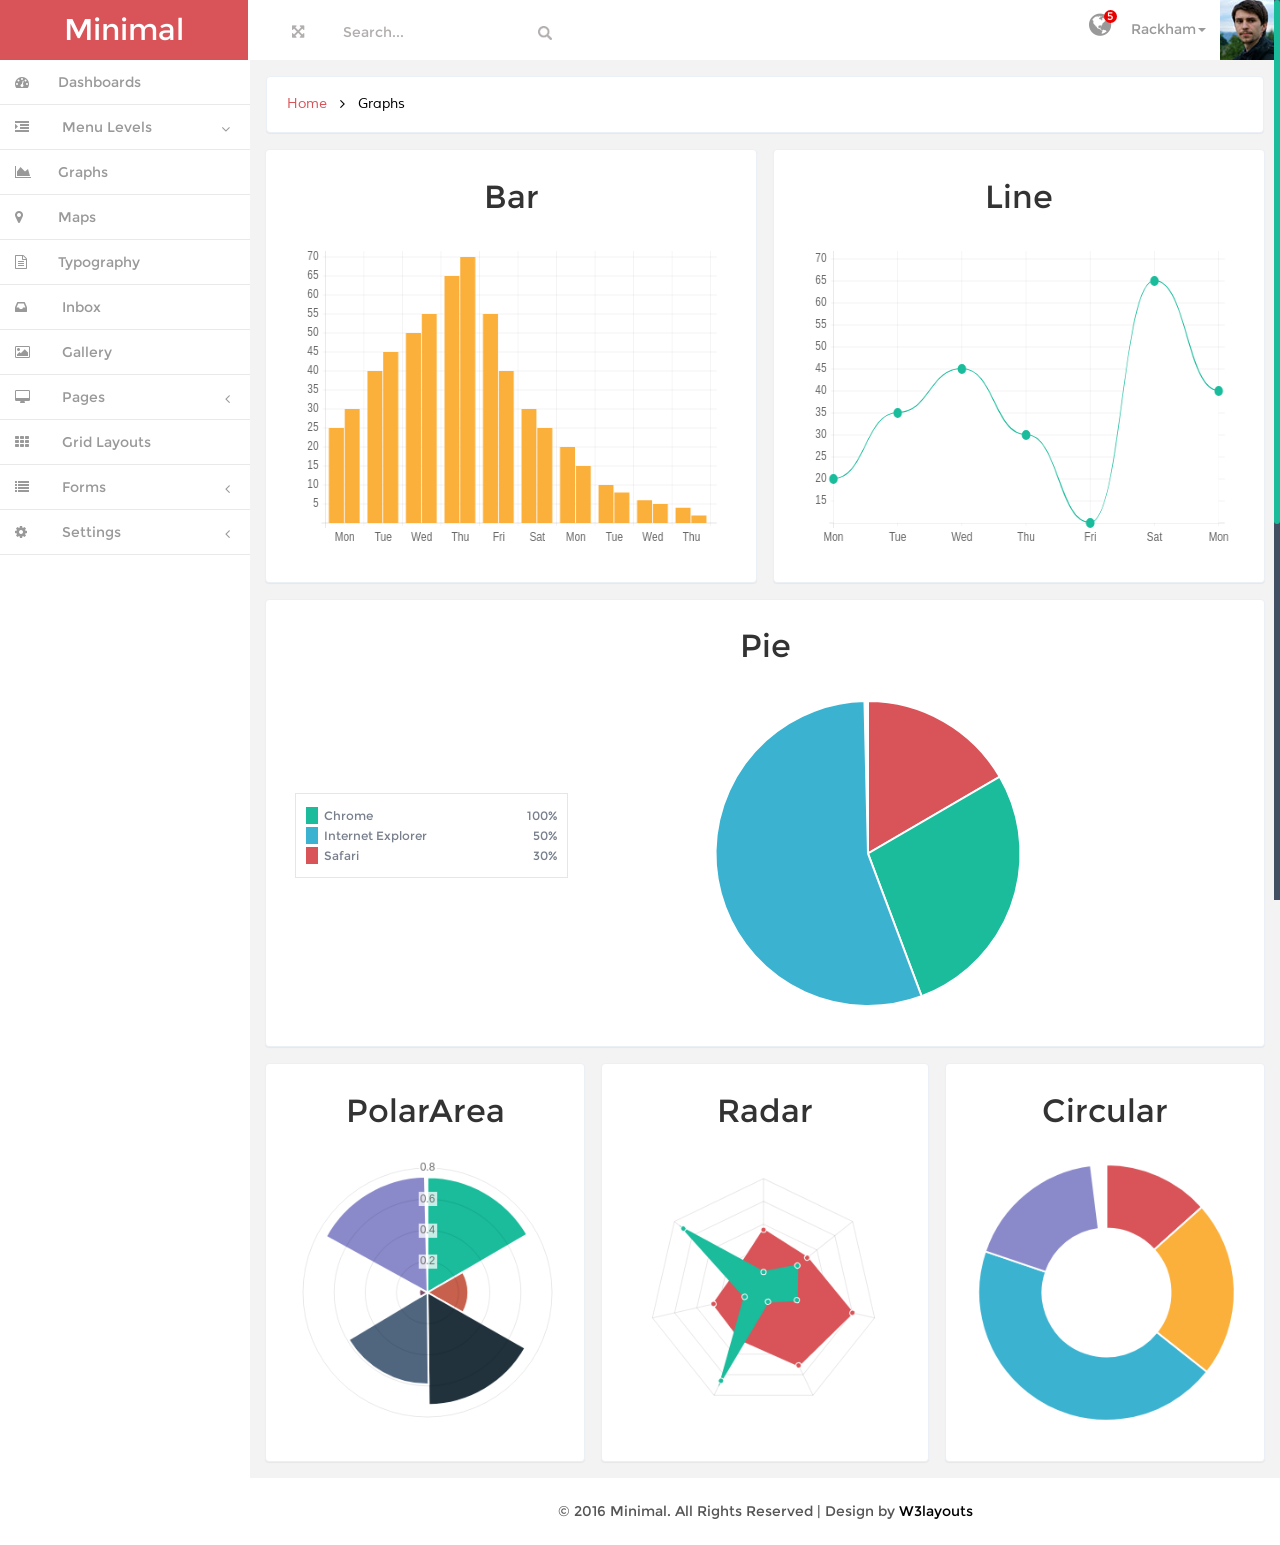
<file: web/graphs.html>
<!--
Author: W3layouts
Author URL: http://w3layouts.com
License: Creative Commons Attribution 3.0 Unported
License URL: http://creativecommons.org/licenses/by/3.0/
-->
<!DOCTYPE HTML>
<html>
<head>
<title>Minimal an Admin Panel Category Flat Bootstrap Resposive Website Template | Graphs :: w3layouts</title>
<meta name="viewport" content="width=device-width, initial-scale=1">
<meta http-equiv="Content-Type" content="text/html; charset=utf-8" />
<meta name="keywords" content="Minimal Responsive web template, Bootstrap Web Templates, Flat Web Templates, Android Compatible web template, 
Smartphone Compatible web template, free webdesigns for Nokia, Samsung, LG, SonyEricsson, Motorola web design" />
<script type="application/x-javascript"> addEventListener("load", function() { setTimeout(hideURLbar, 0); }, false); function hideURLbar(){ window.scrollTo(0,1); } </script>
<link href="css/bootstrap.min.css" rel='stylesheet' type='text/css' />
<!-- Custom Theme files -->
<link href="css/style.css" rel='stylesheet' type='text/css' />
<link href="css/font-awesome.css" rel="stylesheet"> 
<script src="js/jquery.min.js"> </script>
<script src="js/Chart.js"></script>
</head>
<body>
<div id="wrapper">
       <!----->
        <nav class="navbar-default navbar-static-top" role="navigation">
             <div class="navbar-header">
                <button type="button" class="navbar-toggle" data-toggle="collapse" data-target=".navbar-collapse">
                    <span class="sr-only">Toggle navigation</span>
                    <span class="icon-bar"></span>
                    <span class="icon-bar"></span>
                    <span class="icon-bar"></span>
                </button>
               <h1> <a class="navbar-brand" href="index.html">Minimal</a></h1>         
			   </div>
			 <div class=" border-bottom">
        	<div class="full-left">
        	  <section class="full-top">
				<button id="toggle"><i class="fa fa-arrows-alt"></i></button>	
			</section>
			<form class=" navbar-left-right">
              <input type="text"  value="Search..." onfocus="this.value = '';" onblur="if (this.value == '') {this.value = 'Search...';}">
              <input type="submit" value="" class="fa fa-search">
            </form>
            <div class="clearfix"> </div>
           </div>
     
       
            <!-- Brand and toggle get grouped for better mobile display -->
		 
		   <!-- Collect the nav links, forms, and other content for toggling -->
		    <div class="drop-men" >
		        <ul class=" nav_1">
		           
		    		<li class="dropdown at-drop">
		              <a href="#" class="dropdown-toggle dropdown-at " data-toggle="dropdown"><i class="fa fa-globe"></i> <span class="number">5</span></a>
		              <ul class="dropdown-menu menu1 " role="menu">
		                <li><a href="#">
		               
		                	<div class="user-new">
		                	<p>New user registered</p>
		                	<span>40 seconds ago</span>
		                	</div>
		                	<div class="user-new-left">
		                
		                	<i class="fa fa-user-plus"></i>
		                	</div>
		                	<div class="clearfix"> </div>
		                	</a></li>
		                <li><a href="#">
		                	<div class="user-new">
		                	<p>Someone special liked this</p>
		                	<span>3 minutes ago</span>
		                	</div>
		                	<div class="user-new-left">
		                
		                	<i class="fa fa-heart"></i>
		                	</div>
		                	<div class="clearfix"> </div>
		                </a></li>
		                <li><a href="#">
		                	<div class="user-new">
		                	<p>John cancelled the event</p>
		                	<span>4 hours ago</span>
		                	</div>
		                	<div class="user-new-left">
		                
		                	<i class="fa fa-times"></i>
		                	</div>
		                	<div class="clearfix"> </div>
		                </a></li>
		                <li><a href="#">
		                	<div class="user-new">
		                	<p>The server is status is stable</p>
		                	<span>yesterday at 08:30am</span>
		                	</div>
		                	<div class="user-new-left">
		                
		                	<i class="fa fa-info"></i>
		                	</div>
		                	<div class="clearfix"> </div>
		                </a></li>
		                <li><a href="#">
		                	<div class="user-new">
		                	<p>New comments waiting approval</p>
		                	<span>Last Week</span>
		                	</div>
		                	<div class="user-new-left">
		                
		                	<i class="fa fa-rss"></i>
		                	</div>
		                	<div class="clearfix"> </div>
		                </a></li>
		                <li><a href="#" class="view">View all messages</a></li>
		              </ul>
		            </li>
					<li class="dropdown">
		              <a href="#" class="dropdown-toggle dropdown-at" data-toggle="dropdown"><span class=" name-caret">Rackham<i class="caret"></i></span><img src="images/wo.jpg"></a>
		              <ul class="dropdown-menu " role="menu">
		                <li><a href="profile.html"><i class="fa fa-user"></i>Edit Profile</a></li>
		                <li><a href="inbox.html"><i class="fa fa-envelope"></i>Inbox</a></li>
		                <li><a href="calendar.html"><i class="fa fa-calendar"></i>Calender</a></li>
		                <li><a href="inbox.html"><i class="fa fa-clipboard"></i>Tasks</a></li>
		              </ul>
		            </li>
		           
		        </ul>
		     </div><!-- /.navbar-collapse -->
			<div class="clearfix">
       
     </div>
	  
		    <div class="navbar-default sidebar" role="navigation">
                <div class="sidebar-nav navbar-collapse">
                <ul class="nav" id="side-menu">
				
                    <li>
                        <a href="index.html" class=" hvr-bounce-to-right"><i class="fa fa-dashboard nav_icon "></i><span class="nav-label">Dashboards</span> </a>
                    </li>
                   
                    <li>
                        <a href="#" class=" hvr-bounce-to-right"><i class="fa fa-indent nav_icon"></i> <span class="nav-label">Menu Levels</span><span class="fa arrow"></span></a>
                        <ul class="nav nav-second-level">
                            <li><a href="graphs.html" class=" hvr-bounce-to-right"> <i class="fa fa-area-chart nav_icon"></i>Graphs</a></li>
                            
                            <li><a href="maps.html" class=" hvr-bounce-to-right"><i class="fa fa-map-marker nav_icon"></i>Maps</a></li>
			
						<li><a href="typography.html" class=" hvr-bounce-to-right"><i class="fa fa-file-text-o nav_icon"></i>Typography</a></li>

					   </ul>
                    </li>
					 <li>
                        <a href="inbox.html" class=" hvr-bounce-to-right"><i class="fa fa-inbox nav_icon"></i> <span class="nav-label">Inbox</span> </a>
                    </li>
                    
                    <li>
                        <a href="gallery.html" class=" hvr-bounce-to-right"><i class="fa fa-picture-o nav_icon"></i> <span class="nav-label">Gallery</span> </a>
                    </li>
                     <li>
                        <a href="#" class=" hvr-bounce-to-right"><i class="fa fa-desktop nav_icon"></i> <span class="nav-label">Pages</span><span class="fa arrow"></span></a>
                        <ul class="nav nav-second-level">
                            <li><a href="404.html" class=" hvr-bounce-to-right"> <i class="fa fa-info-circle nav_icon"></i>Error 404</a></li>
                            <li><a href="faq.html" class=" hvr-bounce-to-right"><i class="fa fa-question-circle nav_icon"></i>FAQ</a></li>
                            <li><a href="blank.html" class=" hvr-bounce-to-right"><i class="fa fa-file-o nav_icon"></i>Blank</a></li>
                       </ul>
                    </li>
                     <li>
                        <a href="layout.html" class=" hvr-bounce-to-right"><i class="fa fa-th nav_icon"></i> <span class="nav-label">Grid Layouts</span> </a>
                    </li>
                   
                    <li>
                        <a href="#" class=" hvr-bounce-to-right"><i class="fa fa-list nav_icon"></i> <span class="nav-label">Forms</span><span class="fa arrow"></span></a>
                        <ul class="nav nav-second-level">
                            <li><a href="forms.html" class=" hvr-bounce-to-right"><i class="fa fa-align-left nav_icon"></i>Basic forms</a></li>
                            <li><a href="validation.html" class=" hvr-bounce-to-right"><i class="fa fa-check-square-o nav_icon"></i>Validation</a></li>
                        </ul>
                    </li>
                   
                    <li>
                        <a href="#" class=" hvr-bounce-to-right"><i class="fa fa-cog nav_icon"></i> <span class="nav-label">Settings</span><span class="fa arrow"></span></a>
                        <ul class="nav nav-second-level">
                            <li><a href="signin.html" class=" hvr-bounce-to-right"><i class="fa fa-sign-in nav_icon"></i>Signin</a></li>
                            <li><a href="signup.html" class=" hvr-bounce-to-right"><i class="fa fa-sign-in nav_icon"></i>Singup</a></li>
                        </ul>
                    </li>
                </ul>
            </div>
			</div>
        </nav>
		 <div id="page-wrapper" class="gray-bg dashbard-1">
       <div class="content-main">
 
 	<!--banner-->	
		   <div class="banner">
		    	<h2>
				<a href="index.html">Home</a>
				<i class="fa fa-angle-right"></i>
				<span>Graphs</span>
				</h2>
		    </div>
		<!--//banner-->
	
 	<!--//grid-->
 	<div class="graph">
<div class="graph-grid">
	<div class="col-md-6 graph-1">
		<div class="grid-1">
									<h4>Bar</h4>
									<canvas id="bar1" height="300" width="500" style="width: 500px; height: 300px;"></canvas>
									<script>
										var barChartData = {
											labels : ["Mon","Tue","Wed","Thu","Fri","Sat","Mon","Tue","Wed","Thu"],
											datasets : [
												{
													fillColor : "#FBB03B",
													strokeColor : "#FBB03B",
													data : [25,40,50,65,55,30,20,10,6,4]
												},
												{
													fillColor : "#FBB03B",
													strokeColor : "#FBB03B",
													data : [30,45,55,70,40,25,15,8,5,2]
												}
											]
											
										};
											new Chart(document.getElementById("bar1").getContext("2d")).Bar(barChartData);
									</script>
								</div>
	</div>
	<div class="col-md-6 graph-2">
		<div class="grid-1">
								<h4>Line</h4>
								<canvas id="line1" height="300" width="500" style="width: 500px; height: 300px;"></canvas>
								<script>
										var lineChartData = {
											labels : ["Mon","Tue","Wed","Thu","Fri","Sat","Mon"],
											datasets : [
												{
													fillColor : "#fff",
													strokeColor : "#1ABC9C",
													pointColor : "#1ABC9C",
													pointStrokeColor : "#1ABC9C",
													data : [20,35,45,30,10,65,40]
												}
											]
											
										};
										new Chart(document.getElementById("line1").getContext("2d")).Line(lineChartData);
								</script>
							</div>
	</div>
	<div class="clearfix"> </div>
</div>
	<div class="col-md-12 graph-box1 clearfix">	
							<div class="grid-1">
								<h4>Pie</h4>
								<div class="grid-graph">
									<div class="grid-graph1">
									<div id="os-Win-lbl">Chrome <span>100%</span></div>
									<div id="os-Mac-lbl">Internet Explorer <span> 50%</span></div>
									<div id="os-Other-lbl">Safari<span>30%</span></div>
								 </div>
								 </div>
							<div class="grid-2">
								<canvas id="pie" height="315" width="470" style="width: 470px; height: 315px;"></canvas>
								<script>
									var pieData = [
										{
											value: 30,
											color:"#D95459"
										},
										{
											value : 50,
											color : "#1ABC9C"
										},
										{
											value : 100,
											color : "#3BB2D0"
										}
									
									];
									new Chart(document.getElementById("pie").getContext("2d")).Pie(pieData);
								</script>
							</div>
							<div class="clearfix"> </div>
						</div>
						
					</div>	
<!------------------------------------->
				
					<div class="graph-box">
						<div class="col-md-4 graph-3">
							<div class="grid-1 grid-on">
								<h4>PolarArea</h4>
								<canvas id="polarArea" height="300" width="300" style="width: 300px; height: 300px;"></canvas>
								<script>
									var chartData = [
										{
											value : Math.random(),
											color: "#1ABC9C"
										},
										{
											value : Math.random(),
											color: "#C7604C"
										},
										{
											value : Math.random(),
											color: "#21323D"
										},
										{
											value : Math.random(),
											color: "#50667f"
										},
										{
											value : Math.random(),
											color: "#7D4F6D"
										},
										{
											value : Math.random(),
											color: "#8a8acb"
										}
									];
									new Chart(document.getElementById("polarArea").getContext("2d")).PolarArea(chartData);
								</script>
							</div>
						</div>
							<div class="col-md-4 graph-4 ">
							<div class="grid-1 grid-on">
								<h4>Radar</h4>
								<canvas id="radar" height="300" width="300" style="width: 300px; height: 300px;"></canvas>
									<script>
										var radarChartData = {
											labels : ["","","","","","",""],
											datasets : [
												{
													fillColor : "#D95459",
													strokeColor : "#D95459",
													pointColor : "#D95459",
													pointStrokeColor : "#fff",
													data : [65,59,90,81,56,55,40]
												},
												{
													fillColor : "#1ABC9C",
													strokeColor : "#1ABC9C",
													pointColor : "#1ABC9C",
													pointStrokeColor : "#fff",
													data : [28,48,40,19,96,27,100]
												}
											]
											
										};
										new Chart(document.getElementById("radar").getContext("2d")).Radar(radarChartData);
									</script>
								</div>
						</div>
						<div class="col-md-4 graph-5">
							<div class="grid-1 grid-on">
								<h4>Circular</h4>
								<canvas id="doughnut" height="300" width="300" style="width: 300px; height: 300px;"></canvas>
								<script>
									var doughnutData = [
									{
										value: 30,
										color:"#D95459"
									},
									{
										value : 50,
										color : "#FBB03B"
									},
									{
										value : 100,
										color : "#3BB2D0"
									},
									{
										value : 40,
										color : "#8a8acb"
									},
									];
									new Chart(document.getElementById("doughnut").getContext("2d")).Doughnut(doughnutData);
								</script>
							</div>
						</div>
					
						
						<div class="clearfix"> </div>
					</div>				
				</div>
				
		<!---->
		<div class="copy">
            <p> &copy; 2016 Minimal. All Rights Reserved | Design by <a href="http://w3layouts.com/" target="_blank">W3layouts</a> </p>	    </div>
		</div>
		</div>
		<div class="clearfix"> </div>
       </div>
  
<!---->

<script src="js/bootstrap.min.js"> </script>
  
  
<!-- Mainly scripts -->
<script src="js/jquery.metisMenu.js"></script>
<script src="js/jquery.slimscroll.min.js"></script>
<!-- Custom and plugin javascript -->
<link href="css/custom.css" rel="stylesheet">
<script src="js/custom.js"></script>
<script src="js/screenfull.js"></script>
		<script>
		$(function () {
			$('#supported').text('Supported/allowed: ' + !!screenfull.enabled);

			if (!screenfull.enabled) {
				return false;
			}

			

			$('#toggle').click(function () {
				screenfull.toggle($('#container')[0]);
			});
			

			
		});
		</script>

<!----->

<!--scrolling js-->
	<script src="js/jquery.nicescroll.js"></script>
	<script src="js/scripts.js"></script>
	<!--//scrolling js-->
</body>
</html>
</file>
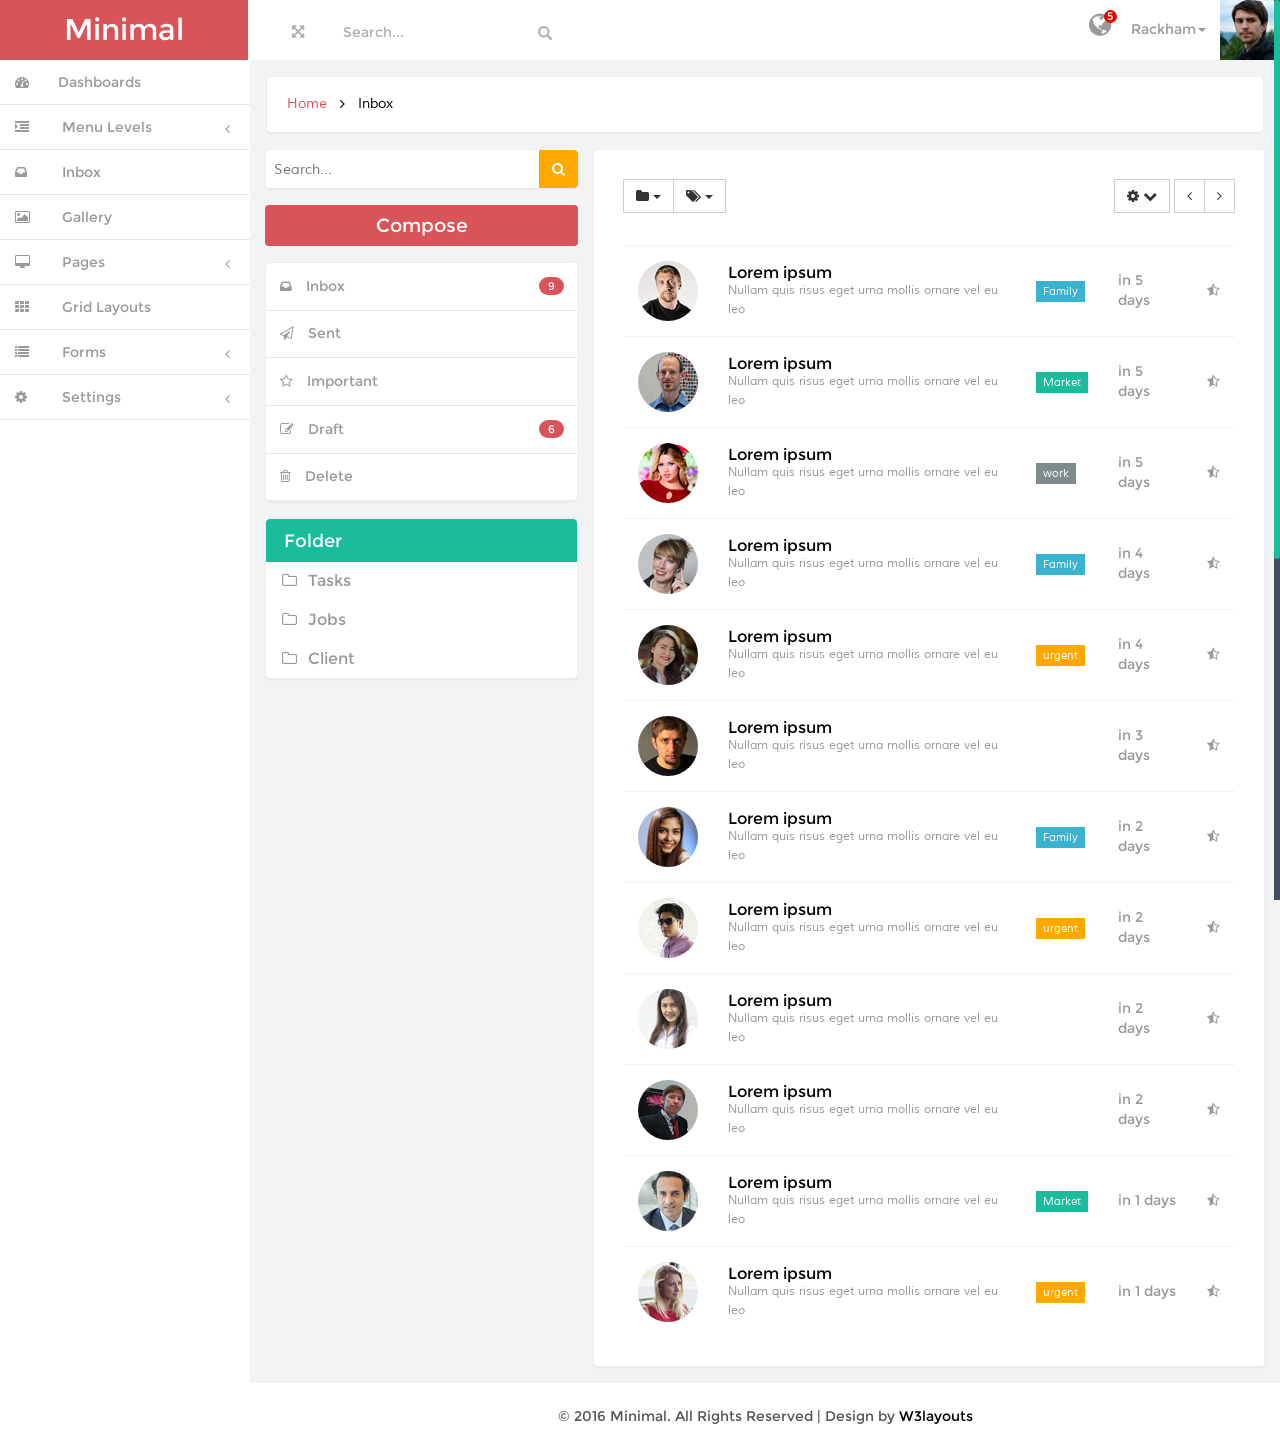
<file: web/inbox.html>
<!--
Author: W3layouts
Author URL: http://w3layouts.com
License: Creative Commons Attribution 3.0 Unported
License URL: http://creativecommons.org/licenses/by/3.0/
-->
<!DOCTYPE HTML>
<html>
<head>
<title>Minimal an Admin Panel Category Flat Bootstrap Responsive Website Template | Inbox :: w3layouts</title>
<meta name="viewport" content="width=device-width, initial-scale=1">
<meta http-equiv="Content-Type" content="text/html; charset=utf-8" />
<meta name="keywords" content="Minimal Responsive web template, Bootstrap Web Templates, Flat Web Templates, Android Compatible web template, 
Smartphone Compatible web template, free webdesigns for Nokia, Samsung, LG, SonyEricsson, Motorola web design" />
<script type="application/x-javascript"> addEventListener("load", function() { setTimeout(hideURLbar, 0); }, false); function hideURLbar(){ window.scrollTo(0,1); } </script>
<link href="css/bootstrap.min.css" rel='stylesheet' type='text/css' />
<!-- Custom Theme files -->
<link href="css/style.css" rel='stylesheet' type='text/css' />
<link href="css/font-awesome.css" rel="stylesheet"> 
<script src="js/jquery.min.js"> </script>
<script src="js/bootstrap.min.js"> </script>
  
<!-- Mainly scripts -->
<script src="js/jquery.metisMenu.js"></script>
<script src="js/jquery.slimscroll.min.js"></script>
<!-- Custom and plugin javascript -->
<link href="css/custom.css" rel="stylesheet">
<script src="js/custom.js"></script>
<script src="js/screenfull.js"></script>
		<script>
		$(function () {
			$('#supported').text('Supported/allowed: ' + !!screenfull.enabled);

			if (!screenfull.enabled) {
				return false;
			}

			

			$('#toggle').click(function () {
				screenfull.toggle($('#container')[0]);
			});
			

			
		});
		</script>

</head>
<body>
<div id="wrapper">
       <!----->
        <nav class="navbar-default navbar-static-top" role="navigation">
             <div class="navbar-header">
                <button type="button" class="navbar-toggle" data-toggle="collapse" data-target=".navbar-collapse">
                    <span class="sr-only">Toggle navigation</span>
                    <span class="icon-bar"></span>
                    <span class="icon-bar"></span>
                    <span class="icon-bar"></span>
                </button>
               <h1> <a class="navbar-brand" href="index.html">Minimal</a></h1>         
			   </div>
			 <div class=" border-bottom">
        	<div class="full-left">
        	  <section class="full-top">
				<button id="toggle"><i class="fa fa-arrows-alt"></i></button>	
			</section>
			<form class=" navbar-left-right">
              <input type="text"  value="Search..." onfocus="this.value = '';" onblur="if (this.value == '') {this.value = 'Search...';}">
              <input type="submit" value="" class="fa fa-search">
            </form>
            <div class="clearfix"> </div>
           </div>
     
       
            <!-- Brand and toggle get grouped for better mobile display -->
		 
		   <!-- Collect the nav links, forms, and other content for toggling -->
		    <div class="drop-men" >
		        <ul class=" nav_1">
		           
		    		<li class="dropdown at-drop">
		              <a href="#" class="dropdown-toggle dropdown-at " data-toggle="dropdown"><i class="fa fa-globe"></i> <span class="number">5</span></a>
		              <ul class="dropdown-menu menu1 " role="menu">
		                <li><a href="#">
		               
		                	<div class="user-new">
		                	<p>New user registered</p>
		                	<span>40 seconds ago</span>
		                	</div>
		                	<div class="user-new-left">
		                
		                	<i class="fa fa-user-plus"></i>
		                	</div>
		                	<div class="clearfix"> </div>
		                	</a></li>
		                <li><a href="#">
		                	<div class="user-new">
		                	<p>Someone special liked this</p>
		                	<span>3 minutes ago</span>
		                	</div>
		                	<div class="user-new-left">
		                
		                	<i class="fa fa-heart"></i>
		                	</div>
		                	<div class="clearfix"> </div>
		                </a></li>
		                <li><a href="#">
		                	<div class="user-new">
		                	<p>John cancelled the event</p>
		                	<span>4 hours ago</span>
		                	</div>
		                	<div class="user-new-left">
		                
		                	<i class="fa fa-times"></i>
		                	</div>
		                	<div class="clearfix"> </div>
		                </a></li>
		                <li><a href="#">
		                	<div class="user-new">
		                	<p>The server is status is stable</p>
		                	<span>yesterday at 08:30am</span>
		                	</div>
		                	<div class="user-new-left">
		                
		                	<i class="fa fa-info"></i>
		                	</div>
		                	<div class="clearfix"> </div>
		                </a></li>
		                <li><a href="#">
		                	<div class="user-new">
		                	<p>New comments waiting approval</p>
		                	<span>Last Week</span>
		                	</div>
		                	<div class="user-new-left">
		                
		                	<i class="fa fa-rss"></i>
		                	</div>
		                	<div class="clearfix"> </div>
		                </a></li>
		                <li><a href="#" class="view">View all messages</a></li>
		              </ul>
		            </li>
					<li class="dropdown">
		              <a href="#" class="dropdown-toggle dropdown-at" data-toggle="dropdown"><span class=" name-caret">Rackham<i class="caret"></i></span><img src="images/wo.jpg"></a>
		              <ul class="dropdown-menu " role="menu">
		                <li><a href="profile.html"><i class="fa fa-user"></i>Edit Profile</a></li>
		                <li><a href="inbox.html"><i class="fa fa-envelope"></i>Inbox</a></li>
		                <li><a href="calendar.html"><i class="fa fa-calendar"></i>Calender</a></li>
		                <li><a href="inbox.html"><i class="fa fa-clipboard"></i>Tasks</a></li>
		              </ul>
		            </li>
		           
		        </ul>
		     </div><!-- /.navbar-collapse -->
			<div class="clearfix">
       
     </div>
	  
		    <div class="navbar-default sidebar" role="navigation">
                <div class="sidebar-nav navbar-collapse">
                <ul class="nav" id="side-menu">
				
                    <li>
                        <a href="index.html" class=" hvr-bounce-to-right"><i class="fa fa-dashboard nav_icon "></i><span class="nav-label">Dashboards</span> </a>
                    </li>
                   
                    <li>
                        <a href="#" class=" hvr-bounce-to-right"><i class="fa fa-indent nav_icon"></i> <span class="nav-label">Menu Levels</span><span class="fa arrow"></span></a>
                        <ul class="nav nav-second-level">
                            <li><a href="graphs.html" class=" hvr-bounce-to-right"> <i class="fa fa-area-chart nav_icon"></i>Graphs</a></li>
                            
                            <li><a href="maps.html" class=" hvr-bounce-to-right"><i class="fa fa-map-marker nav_icon"></i>Maps</a></li>
			
						<li><a href="typography.html" class=" hvr-bounce-to-right"><i class="fa fa-file-text-o nav_icon"></i>Typography</a></li>

					   </ul>
                    </li>
					 <li>
                        <a href="inbox.html" class=" hvr-bounce-to-right"><i class="fa fa-inbox nav_icon"></i> <span class="nav-label">Inbox</span> </a>
                    </li>
                    
                    <li>
                        <a href="gallery.html" class=" hvr-bounce-to-right"><i class="fa fa-picture-o nav_icon"></i> <span class="nav-label">Gallery</span> </a>
                    </li>
                     <li>
                        <a href="#" class=" hvr-bounce-to-right"><i class="fa fa-desktop nav_icon"></i> <span class="nav-label">Pages</span><span class="fa arrow"></span></a>
                        <ul class="nav nav-second-level">
                            <li><a href="404.html" class=" hvr-bounce-to-right"> <i class="fa fa-info-circle nav_icon"></i>Error 404</a></li>
                            <li><a href="faq.html" class=" hvr-bounce-to-right"><i class="fa fa-question-circle nav_icon"></i>FAQ</a></li>
                            <li><a href="blank.html" class=" hvr-bounce-to-right"><i class="fa fa-file-o nav_icon"></i>Blank</a></li>
                       </ul>
                    </li>
                     <li>
                        <a href="layout.html" class=" hvr-bounce-to-right"><i class="fa fa-th nav_icon"></i> <span class="nav-label">Grid Layouts</span> </a>
                    </li>
                   
                    <li>
                        <a href="#" class=" hvr-bounce-to-right"><i class="fa fa-list nav_icon"></i> <span class="nav-label">Forms</span><span class="fa arrow"></span></a>
                        <ul class="nav nav-second-level">
                            <li><a href="forms.html" class=" hvr-bounce-to-right"><i class="fa fa-align-left nav_icon"></i>Basic forms</a></li>
                            <li><a href="validation.html" class=" hvr-bounce-to-right"><i class="fa fa-check-square-o nav_icon"></i>Validation</a></li>
                        </ul>
                    </li>
                   
                    <li>
                        <a href="#" class=" hvr-bounce-to-right"><i class="fa fa-cog nav_icon"></i> <span class="nav-label">Settings</span><span class="fa arrow"></span></a>
                        <ul class="nav nav-second-level">
                            <li><a href="signin.html" class=" hvr-bounce-to-right"><i class="fa fa-sign-in nav_icon"></i>Signin</a></li>
                            <li><a href="signup.html" class=" hvr-bounce-to-right"><i class="fa fa-sign-in nav_icon"></i>Singup</a></li>
                        </ul>
                    </li>
                </ul>
            </div>
			</div>
        </nav>
		 <div id="page-wrapper" class="gray-bg dashbard-1">
       <div class="content-main">
 
 	<!--banner-->	
		     <div class="banner">
		    	<h2>
				<a href="index.html">Home</a>
				<i class="fa fa-angle-right"></i>
				<span>Inbox</span>
				</h2>
		    </div>
		<!--//banner-->
 	<!--grid-->
 	 <div class="inbox-mail">
	<div class="col-md-4 compose">
		<form action="#" method="GET">
                <div class="input-group input-group-in">
                    <input type="text" name="search" class="form-control2 input-search" placeholder="Search...">
                    <span class="input-group-btn">
                        <button class="btn btn-success" type="button"><i class="fa fa-search"></i></button>
                    </span>
                </div><!-- Input Group -->
            </form>
            <h2>Compose</h2>
    <nav class="nav-sidebar">
		<ul class="nav tabs">
          <li class="active"><a href="#tab1" data-toggle="tab"><i class="fa fa-inbox"></i>Inbox <span>9</span><div class="clearfix"></div></a></li>
          <li class=""><a href="#tab2" data-toggle="tab"><i class="fa fa-paper-plane-o"></i>Sent</a></li>
          <li class=""><a href="#tab3" data-toggle="tab"><i class="fa fa-star-o"></i>Important</a></li> 
          <li class=""><a href="#tab4" data-toggle="tab"><i class="fa fa-pencil-square-o"></i>Draft <span>6</span><div class="clearfix"></div></a></li>  
          <li class=""><a href="#tab5" data-toggle="tab"><i class="fa fa-trash-o"></i>Delete</a></li>                              
		</ul>
	</nav>
		<div class="content-box">
			<ul>
			<li><span>Folder</span></li>
			<li><a href="#"><i class="fa fa-folder-o"></i>Tasks</a></li>
			<li><a href="#"><i class="fa fa-folder-o"></i>Jobs</a></li>
			<li><a href="#"><i class="fa fa-folder-o"></i>Client</a></li>
			</ul>
        </div>
</div>
<!-- tab content -->
<div class="col-md-8 tab-content tab-content-in">
<div class="tab-pane active text-style" id="tab1">
  <div class="inbox-right">
         	
            <div class="mailbox-content">
               <div class="mail-toolbar clearfix">
			     <div class="float-left">
			       <div class="btn-group m-r-sm mail-hidden-options" style="display: inline-block;">
                                <div class="btn-group">
                                    <a class="btn btn-default dropdown-toggle" data-toggle="dropdown" aria-expanded="false"><i class="fa fa-folder"></i> <span class="caret"></span></a>
                                    <ul class="dropdown-menu dropdown-menu-right" role="menu">
                                        <li><a href="#">Social</a></li>
                                        <li><a href="#">Forums</a></li>
                                        <li><a href="#">Updates</a></li>
                                       
                                        <li><a href="#">Spam</a></li>
                                        <li><a href="#">Trash</a></li>
                                       
                                        <li><a href="#">New</a></li>
                                    </ul>
                                </div>
                                <div class="btn-group">
                                    <a class="btn btn-default dropdown-toggle" data-toggle="dropdown" aria-expanded="false"><i class="fa fa-tags"></i> <span class="caret"></span></a>
                                    <ul class="dropdown-menu dropdown-menu-right" role="menu">
                                        <li><a href="#">Work</a></li>
                                        <li><a href="#">Family</a></li>
                                        <li><a href="#">Social</a></li>
                                       
                                        <li><a href="#">Primary</a></li>
                                        <li><a href="#">Promotions</a></li>
                                        <li><a href="#">Forums</a></li>
                                    </ul>
                                </div>
                            </div>
			        
			        
			    </div>
			    <div class="float-right">
<div class="dropdown">
			            <a href="#" title="" class="btn btn-default" data-toggle="dropdown" aria-expanded="false">
			                <i class="fa fa-cog icon_8"></i>
			                <i class="fa fa-chevron-down icon_8"></i>
			            <div class="ripple-wrapper"></div></a>
			            <ul class="dropdown-menu float-right">
			                <li>
			                    <a href="#" title="">
			                        <i class="fa fa-pencil-square-o icon_9"></i>
			                        Edit
			                    </a>
			                </li>
			                <li>
			                    <a href="#" title="">
			                        <i class="fa fa-calendar icon_9"></i>
			                        Schedule
			                    </a>
			                </li>
			                <li>
			                    <a href="#" title="">
			                        <i class="fa fa-download icon_9"></i>
			                        Download
			                    </a>
			                </li>
			               
			                <li>
			                    <a href="#" class="font-red" title="">
			                        <i class="fa fa-times" icon_9=""></i>
			                        Delete
			                    </a>
			                </li>
			            </ul>
			        </div>
                            
                            <div class="btn-group">
                                <a class="btn btn-default"><i class="fa fa-angle-left"></i></a>
                                <a class="btn btn-default"><i class="fa fa-angle-right"></i></a>
                            </div>
                        
			        
			    </div>
				
               </div>
                <table class="table">
                    <tbody>
                        <tr class="table-row">
                            <td class="table-img">
                               <img src="images/in.jpg" alt="" />
                            </td>
                            <td class="table-text">
                            	<h6> Lorem ipsum</h6>
                                <p>Nullam quis risus eget urna mollis ornare vel eu leo</p>
                            </td>
                            <td>
                            	<span class="fam">Family</span>
                            </td>
                            <td class="march">
                               in 5 days 
                            </td>
                          
                             <td >
							 <i class="fa fa-star-half-o icon-state-warning"></i>
                                
                            </td>
                        </tr>
                       <tr class="table-row">
                            <td class="table-img">
                               <img src="images/in1.jpg" alt="" />
                            </td>
                            <td class="table-text">
                            	<h6> Lorem ipsum</h6>
                                <p>Nullam quis risus eget urna mollis ornare vel eu leo</p>
                            </td>
                            <td>
                            	<span class="mar">Market</span>
                            </td>
                            <td class="march">
                                in 5 days 
                            </td>
                          
                             <td >
                               <i class="fa fa-star-half-o icon-state-warning"></i>
                            </td>
                        </tr>
                        <tr class="table-row">
                            <td class="table-img">
                               <img src="images/in2.jpg" alt="" />
                            </td>
                            <td class="table-text">
                            	<h6> Lorem ipsum</h6>
                                <p>Nullam quis risus eget urna mollis ornare vel eu leo</p>
                            </td>
                            <td>
                            	<span class="work">work</span>
                            </td>
                            <td class="march">
                                in 5 days 
                            </td>
                          
                             <td >
                               <i class="fa fa-star-half-o icon-state-warning"></i>
                            </td>
                        </tr>
                        <tr class="table-row">
                            <td class="table-img">
                               <img src="images/in3.jpg" alt="" />
                            </td>
                            <td class="table-text">
                            	<h6> Lorem ipsum</h6>
                                <p>Nullam quis risus eget urna mollis ornare vel eu leo</p>
                            </td>
                            <td>
                            	<span class="fam">Family</span>
                            </td>
                            <td class="march">
                              in 4 days 
                            </td>
                          
                             <td >
                               <i class="fa fa-star-half-o icon-state-warning"></i>
                            </td>
                        </tr>
                        <tr class="table-row">
                            <td class="table-img">
                               <img src="images/in4.jpg" alt="" />
                            </td>
                            <td class="table-text">
                            	<h6> Lorem ipsum</h6>
                                <p>Nullam quis risus eget urna mollis ornare vel eu leo</p>
                            </td>
                            <td>
                            	<span class="ur">urgent</span>
                            </td>
                            <td class="march">
                                in 4 days 
                            </td>
                          
                             <td >
                               <i class="fa fa-star-half-o icon-state-warning"></i>
                            </td>
                        </tr>
                        <tr class="table-row">
                            <td class="table-img">
                               <img src="images/in5.jpg" alt="" />
                            </td>
                            <td class="table-text">
                            	<h6> Lorem ipsum</h6>
                                <p>Nullam quis risus eget urna mollis ornare vel eu leo</p>
                            </td>
                            <td>
                            	
                            </td>
                            <td class="march">
                                in 3 days  
                            </td>
                          
                             <td >
                               <i class="fa fa-star-half-o icon-state-warning"></i>
                            </td>
                        </tr>
                        <tr class="table-row">
                            <td class="table-img">
                               <img src="images/in6.jpg" alt="" />
                            </td>
                            <td class="table-text">
                            	<h6> Lorem ipsum</h6>
                                <p>Nullam quis risus eget urna mollis ornare vel eu leo</p>
                            </td>
                            <td>
                            	<span class="fam">Family</span>
                            </td>
                            <td class="march">
                               in 2 days  
                            </td>
                          
                             <td >
                               <i class="fa fa-star-half-o icon-state-warning"></i>
                            </td>
                        </tr>
                        <tr class="table-row">
                            <td class="table-img">
                               <img src="images/in7.jpg" alt="" />
                            </td>
                            <td class="table-text">
                            	<h6> Lorem ipsum</h6>
                                <p>Nullam quis risus eget urna mollis ornare vel eu leo</p>
                            </td>
                            <td>
                            	<span class="ur">urgent</span>
                            </td>
                            <td class="march">
                                in 2 days 
                            </td>
                          
                             <td >
                               <i class="fa fa-star-half-o icon-state-warning"></i>
                            </td>
                        </tr>
						<tr class="table-row">
                            <td class="table-img">
                               <img src="images/in8.jpg" alt="" />
                            </td>
                            <td class="table-text">
                            	<h6> Lorem ipsum</h6>
                                <p>Nullam quis risus eget urna mollis ornare vel eu leo</p>
                            </td>
                            <td>
                            
                            </td>
                            <td class="march">
                                in 2 days 
                            </td>
                          
                             <td >
                               <i class="fa fa-star-half-o icon-state-warning"></i>
                            </td>
                        </tr>
						<tr class="table-row">
                            <td class="table-img">
                               <img src="images/in9.jpg" alt="" />
                            </td>
                            <td class="table-text">
                            	<h6> Lorem ipsum</h6>
                                <p>Nullam quis risus eget urna mollis ornare vel eu leo</p>
                            </td>
                            <td>
                            	
                            </td>
                            <td class="march">
                                in 2 days 
                            </td>
                          
                             <td >
                               <i class="fa fa-star-half-o icon-state-warning"></i>
                            </td>
                        </tr>
						<tr class="table-row">
                            <td class="table-img">
                               <img src="images/in10.jpg" alt="" />
                            </td>
                            <td class="table-text">
                            	<h6> Lorem ipsum</h6>
                                <p>Nullam quis risus eget urna mollis ornare vel eu leo</p>
                            </td>
                            <td>
                            	<span class="mar">Market</span>
                            </td>
                            <td class="march">
                                in 1 days 
                            </td>
                          
                             <td >
                               <i class="fa fa-star-half-o icon-state-warning"></i>
                            </td>
                        </tr>
						<tr class="table-row">
                            <td class="table-img">
                               <img src="images/in11.jpg" alt="" />
                            </td>
                            <td class="table-text">
                            	<h6> Lorem ipsum</h6>
                                <p>Nullam quis risus eget urna mollis ornare vel eu leo</p>
                            </td>
                            <td>
                            	<span class="ur">urgent</span>
                            </td>
                            <td class="march">
                                in 1 days 
                            </td>
                          
                             <td >
                               <i class="fa fa-star-half-o icon-state-warning"></i>
                            </td>
                        </tr>
                    </tbody>
                </table>
               </div>
            </div>
</div>
<div class="tab-pane text-style" id="tab2">
	<div class="inbox-right">
         	
            <div class="mailbox-content">
               <div class="mail-toolbar clearfix">
			     <div class="float-left">
			       <div class="btn-group m-r-sm mail-hidden-options" style="display: inline-block;">
                                <div class="btn-group">
                                    <a class="btn btn-default dropdown-toggle" data-toggle="dropdown" aria-expanded="false"><i class="fa fa-folder"></i> <span class="caret"></span></a>
                                    <ul class="dropdown-menu dropdown-menu-right" role="menu">
                                        <li><a href="#">Social</a></li>
                                        <li><a href="#">Forums</a></li>
                                        <li><a href="#">Updates</a></li>
                                       
                                        <li><a href="#">Spam</a></li>
                                        <li><a href="#">Trash</a></li>
                                       
                                        <li><a href="#">New</a></li>
                                    </ul>
                                </div>
                                <div class="btn-group">
                                    <a class="btn btn-default dropdown-toggle" data-toggle="dropdown" aria-expanded="false"><i class="fa fa-tags"></i> <span class="caret"></span></a>
                                    <ul class="dropdown-menu dropdown-menu-right" role="menu">
                                        <li><a href="#">Work</a></li>
                                        <li><a href="#">Family</a></li>
                                        <li><a href="#">Social</a></li>
                                       
                                        <li><a href="#">Primary</a></li>
                                        <li><a href="#">Promotions</a></li>
                                        <li><a href="#">Forums</a></li>
                                    </ul>
                                </div>
                            </div>
			        
			        
			    </div>
			    <div class="float-right">
<div class="dropdown">
			            <a href="#" title="" class="btn btn-default" data-toggle="dropdown" aria-expanded="false">
			                <i class="fa fa-cog icon_8"></i>
			                <i class="fa fa-chevron-down icon_8"></i>
			            <div class="ripple-wrapper"></div></a>
			            <ul class="dropdown-menu float-right">
			                <li>
			                    <a href="#" title="">
			                        <i class="fa fa-pencil-square-o icon_9"></i>
			                        Edit
			                    </a>
			                </li>
			                <li>
			                    <a href="#" title="">
			                        <i class="fa fa-calendar icon_9"></i>
			                        Schedule
			                    </a>
			                </li>
			                <li>
			                    <a href="#" title="">
			                        <i class="fa fa-download icon_9"></i>
			                        Download
			                    </a>
			                </li>
			               
			                <li>
			                    <a href="#" class="font-red" title="">
			                        <i class="fa fa-times" icon_9=""></i>
			                        Delete
			                    </a>
			                </li>
			            </ul>
			        </div>
                            
                            <div class="btn-group">
                                <a class="btn btn-default"><i class="fa fa-angle-left"></i></a>
                                <a class="btn btn-default"><i class="fa fa-angle-right"></i></a>
                            </div>
                        
			        
			    </div>
				
               </div>
                <table class="table">
                    <tbody>
                    
                       <tr class="table-row">
                            <td class="table-img">
                               <img src="images/in1.jpg" alt="" />
                            </td>
                            <td class="table-text">
                            	<h6> Lorem ipsum</h6>
                                <p>Nullam quis risus eget urna mollis ornare vel eu leo</p>
                            </td>
                            <td>
                            	<span class="mar">Market</span>
                            </td>
                            <td class="march">
                                in 5 days 
                            </td>
                          
                             <td >
                               <i class="fa fa-star-half-o icon-state-warning"></i>
                            </td>
                        </tr>
                        <tr class="table-row">
                            <td class="table-img">
                               <img src="images/in2.jpg" alt="" />
                            </td>
                            <td class="table-text">
                            	<h6> Lorem ipsum</h6>
                                <p>Nullam quis risus eget urna mollis ornare vel eu leo</p>
                            </td>
                            <td>
                            	<span class="work">work</span>
                            </td>
                            <td class="march">
                                in 5 days 
                            </td>
                          
                             <td >
                               <i class="fa fa-star-half-o icon-state-warning"></i>
                            </td>
                        </tr>
                        <tr class="table-row">
                            <td class="table-img">
                               <img src="images/in3.jpg" alt="" />
                            </td>
                            <td class="table-text">
                            	<h6> Lorem ipsum</h6>
                                <p>Nullam quis risus eget urna mollis ornare vel eu leo</p>
                            </td>
                            <td>
                            	<span class="fam">Family</span>
                            </td>
                            <td class="march">
                              in 4 days 
                            </td>
                          
                             <td >
                               <i class="fa fa-star-half-o icon-state-warning"></i>
                            </td>
                        </tr>
                        <tr class="table-row">
                            <td class="table-img">
                               <img src="images/in4.jpg" alt="" />
                            </td>
                            <td class="table-text">
                            	<h6> Lorem ipsum</h6>
                                <p>Nullam quis risus eget urna mollis ornare vel eu leo</p>
                            </td>
                            <td>
                            	<span class="ur">urgent</span>
                            </td>
                            <td class="march">
                                in 4 days 
                            </td>
                          
                             <td >
                               <i class="fa fa-star-half-o icon-state-warning"></i>
                            </td>
                        </tr>
                        <tr class="table-row">
                            <td class="table-img">
                               <img src="images/in5.jpg" alt="" />
                            </td>
                            <td class="table-text">
                            	<h6> Lorem ipsum</h6>
                                <p>Nullam quis risus eget urna mollis ornare vel eu leo</p>
                            </td>
                            <td>
                            	
                            </td>
                            <td class="march">
                                in 3 days  
                            </td>
                          
                             <td >
                               <i class="fa fa-star-half-o icon-state-warning"></i>
                            </td>
                        </tr>
                        <tr class="table-row">
                            <td class="table-img">
                               <img src="images/in6.jpg" alt="" />
                            </td>
                            <td class="table-text">
                            	<h6> Lorem ipsum</h6>
                                <p>Nullam quis risus eget urna mollis ornare vel eu leo</p>
                            </td>
                            <td>
                            	<span class="fam">Family</span>
                            </td>
                            <td class="march">
                               in 2 days  
                            </td>
                          
                             <td >
                               <i class="fa fa-star-half-o icon-state-warning"></i>
                            </td>
                        </tr>
                      
                    </tbody>
                </table>
               </div>
            </div>
</div>
<div class="tab-pane text-style" id="tab3">
	<div class="inbox-right">
         	
            <div class="mailbox-content">
               <div class="mail-toolbar clearfix">
			     <div class="float-left">
			       <div class="btn-group m-r-sm mail-hidden-options" style="display: inline-block;">
                                <div class="btn-group">
                                    <a class="btn btn-default dropdown-toggle" data-toggle="dropdown" aria-expanded="false"><i class="fa fa-folder"></i> <span class="caret"></span></a>
                                    <ul class="dropdown-menu dropdown-menu-right" role="menu">
                                        <li><a href="#">Social</a></li>
                                        <li><a href="#">Forums</a></li>
                                        <li><a href="#">Updates</a></li>
                                       
                                        <li><a href="#">Spam</a></li>
                                        <li><a href="#">Trash</a></li>
                                       
                                        <li><a href="#">New</a></li>
                                    </ul>
                                </div>
                                <div class="btn-group">
                                    <a class="btn btn-default dropdown-toggle" data-toggle="dropdown" aria-expanded="false"><i class="fa fa-tags"></i> <span class="caret"></span></a>
                                    <ul class="dropdown-menu dropdown-menu-right" role="menu">
                                        <li><a href="#">Work</a></li>
                                        <li><a href="#">Family</a></li>
                                        <li><a href="#">Social</a></li>
                                       
                                        <li><a href="#">Primary</a></li>
                                        <li><a href="#">Promotions</a></li>
                                        <li><a href="#">Forums</a></li>
                                    </ul>
                                </div>
                            </div>
			        
			        
			    </div>
			    <div class="float-right">
<div class="dropdown">
			            <a href="#" title="" class="btn btn-default" data-toggle="dropdown" aria-expanded="false">
			                <i class="fa fa-cog icon_8"></i>
			                <i class="fa fa-chevron-down icon_8"></i>
			            <div class="ripple-wrapper"></div></a>
			            <ul class="dropdown-menu float-right">
			                <li>
			                    <a href="#" title="">
			                        <i class="fa fa-pencil-square-o icon_9"></i>
			                        Edit
			                    </a>
			                </li>
			                <li>
			                    <a href="#" title="">
			                        <i class="fa fa-calendar icon_9"></i>
			                        Schedule
			                    </a>
			                </li>
			                <li>
			                    <a href="#" title="">
			                        <i class="fa fa-download icon_9"></i>
			                        Download
			                    </a>
			                </li>
			               
			                <li>
			                    <a href="#" class="font-red" title="">
			                        <i class="fa fa-times" icon_9=""></i>
			                        Delete
			                    </a>
			                </li>
			            </ul>
			        </div>
                            
                            <div class="btn-group">
                                <a class="btn btn-default"><i class="fa fa-angle-left"></i></a>
                                <a class="btn btn-default"><i class="fa fa-angle-right"></i></a>
                            </div>
                        
			        
			    </div>
				
               </div>
                <table class="table">
                    <tbody>
                        
                        <tr class="table-row">
                            <td class="table-img">
                               <img src="images/in6.jpg" alt="" />
                            </td>
                            <td class="table-text">
                            	<h6> Lorem ipsum</h6>
                                <p>Nullam quis risus eget urna mollis ornare vel eu leo</p>
                            </td>
                            <td>
                            	<span class="fam">Family</span>
                            </td>
                            <td class="march">
                               in 2 days  
                            </td>
                          
                             <td >
                               <i class="fa fa-star-half-o icon-state-warning"></i>
                            </td>
                        </tr>
                        <tr class="table-row">
                            <td class="table-img">
                               <img src="images/in7.jpg" alt="" />
                            </td>
                            <td class="table-text">
                            	<h6> Lorem ipsum</h6>
                                <p>Nullam quis risus eget urna mollis ornare vel eu leo</p>
                            </td>
                            <td>
                            	<span class="ur">urgent</span>
                            </td>
                            <td class="march">
                                in 2 days 
                            </td>
                          
                             <td >
                               <i class="fa fa-star-half-o icon-state-warning"></i>
                            </td>
                        </tr>
						<tr class="table-row">
                            <td class="table-img">
                               <img src="images/in8.jpg" alt="" />
                            </td>
                            <td class="table-text">
                            	<h6> Lorem ipsum</h6>
                                <p>Nullam quis risus eget urna mollis ornare vel eu leo</p>
                            </td>
                            <td>
                            
                            </td>
                            <td class="march">
                                in 2 days 
                            </td>
                          
                             <td >
                               <i class="fa fa-star-half-o icon-state-warning"></i>
                            </td>
                        </tr>
						<tr class="table-row">
                            <td class="table-img">
                               <img src="images/in9.jpg" alt="" />
                            </td>
                            <td class="table-text">
                            	<h6> Lorem ipsum</h6>
                                <p>Nullam quis risus eget urna mollis ornare vel eu leo</p>
                            </td>
                            <td>
                            	
                            </td>
                            <td class="march">
                                in 2 days 
                            </td>
                          
                             <td >
                               <i class="fa fa-star-half-o icon-state-warning"></i>
                            </td>
                        </tr>
						<tr class="table-row">
                            <td class="table-img">
                               <img src="images/in10.jpg" alt="" />
                            </td>
                            <td class="table-text">
                            	<h6> Lorem ipsum</h6>
                                <p>Nullam quis risus eget urna mollis ornare vel eu leo</p>
                            </td>
                            <td>
                            	<span class="mar">Market</span>
                            </td>
                            <td class="march">
                                in 1 days 
                            </td>
                          
                             <td >
                               <i class="fa fa-star-half-o icon-state-warning"></i>
                            </td>
                        </tr>
						<tr class="table-row">
                            <td class="table-img">
                               <img src="images/in11.jpg" alt="" />
                            </td>
                            <td class="table-text">
                            	<h6> Lorem ipsum</h6>
                                <p>Nullam quis risus eget urna mollis ornare vel eu leo</p>
                            </td>
                            <td>
                            	<span class="ur">urgent</span>
                            </td>
                            <td class="march">
                                in 1 days 
                            </td>
                          
                             <td >
                               <i class="fa fa-star-half-o icon-state-warning"></i>
                            </td>
                        </tr>
                    </tbody>
                </table>
               </div>
            </div>
 </div>
  <div class="tab-pane text-style" id="tab4">
  <div class="inbox-right">
         	
            <div class="mailbox-content">
               <div class="mail-toolbar clearfix">
			     <div class="float-left">
			       <div class="btn-group m-r-sm mail-hidden-options" style="display: inline-block;">
                                <div class="btn-group">
                                    <a class="btn btn-default dropdown-toggle" data-toggle="dropdown" aria-expanded="false"><i class="fa fa-folder"></i> <span class="caret"></span></a>
                                    <ul class="dropdown-menu dropdown-menu-right" role="menu">
                                        <li><a href="#">Social</a></li>
                                        <li><a href="#">Forums</a></li>
                                        <li><a href="#">Updates</a></li>
                                       
                                        <li><a href="#">Spam</a></li>
                                        <li><a href="#">Trash</a></li>
                                       
                                        <li><a href="#">New</a></li>
                                    </ul>
                                </div>
                                <div class="btn-group">
                                    <a class="btn btn-default dropdown-toggle" data-toggle="dropdown" aria-expanded="false"><i class="fa fa-tags"></i> <span class="caret"></span></a>
                                    <ul class="dropdown-menu dropdown-menu-right" role="menu">
                                        <li><a href="#">Work</a></li>
                                        <li><a href="#">Family</a></li>
                                        <li><a href="#">Social</a></li>
                                       
                                        <li><a href="#">Primary</a></li>
                                        <li><a href="#">Promotions</a></li>
                                        <li><a href="#">Forums</a></li>
                                    </ul>
                                </div>
                            </div>
			        
			        
			    </div>
			    <div class="float-right">
<div class="dropdown">
			            <a href="#" title="" class="btn btn-default" data-toggle="dropdown" aria-expanded="false">
			                <i class="fa fa-cog icon_8"></i>
			                <i class="fa fa-chevron-down icon_8"></i>
			            <div class="ripple-wrapper"></div></a>
			            <ul class="dropdown-menu float-right">
			                <li>
			                    <a href="#" title="">
			                        <i class="fa fa-pencil-square-o icon_9"></i>
			                        Edit
			                    </a>
			                </li>
			                <li>
			                    <a href="#" title="">
			                        <i class="fa fa-calendar icon_9"></i>
			                        Schedule
			                    </a>
			                </li>
			                <li>
			                    <a href="#" title="">
			                        <i class="fa fa-download icon_9"></i>
			                        Download
			                    </a>
			                </li>
			               
			                <li>
			                    <a href="#" class="font-red" title="">
			                        <i class="fa fa-times" icon_9=""></i>
			                        Delete
			                    </a>
			                </li>
			            </ul>
			        </div>
                            
                            <div class="btn-group">
                                <a class="btn btn-default"><i class="fa fa-angle-left"></i></a>
                                <a class="btn btn-default"><i class="fa fa-angle-right"></i></a>
                            </div>
                        
			        
			    </div>
				
               </div>
                <table class="table">
                    <tbody>
                        <tr class="table-row">
                            <td class="table-img">
                               <img src="images/in.jpg" alt="" />
                            </td>
                            <td class="table-text">
                            	<h6> Lorem ipsum</h6>
                                <p>Nullam quis risus eget urna mollis ornare vel eu leo</p>
                            </td>
                            <td>
                            	<span class="fam">Family</span>
                            </td>
                            <td class="march">
                               in 5 days 
                            </td>
                          
                             <td >
							 <i class="fa fa-star-half-o icon-state-warning"></i>
                                
                            </td>
                        </tr>
                       <tr class="table-row">
                            <td class="table-img">
                               <img src="images/in1.jpg" alt="" />
                            </td>
                            <td class="table-text">
                            	<h6> Lorem ipsum</h6>
                                <p>Nullam quis risus eget urna mollis ornare vel eu leo</p>
                            </td>
                            <td>
                            	<span class="mar">Market</span>
                            </td>
                            <td class="march">
                                in 5 days 
                            </td>
                          
                             <td >
                               <i class="fa fa-star-half-o icon-state-warning"></i>
                            </td>
                        </tr>
                        <tr class="table-row">
                            <td class="table-img">
                               <img src="images/in2.jpg" alt="" />
                            </td>
                            <td class="table-text">
                            	<h6> Lorem ipsum</h6>
                                <p>Nullam quis risus eget urna mollis ornare vel eu leo</p>
                            </td>
                            <td>
                            	<span class="work">work</span>
                            </td>
                            <td class="march">
                                in 5 days 
                            </td>
                          
                             <td >
                               <i class="fa fa-star-half-o icon-state-warning"></i>
                            </td>
                        </tr>
                        <tr class="table-row">
                            <td class="table-img">
                               <img src="images/in3.jpg" alt="" />
                            </td>
                            <td class="table-text">
                            	<h6> Lorem ipsum</h6>
                                <p>Nullam quis risus eget urna mollis ornare vel eu leo</p>
                            </td>
                            <td>
                            	<span class="fam">Family</span>
                            </td>
                            <td class="march">
                              in 4 days 
                            </td>
                          
                             <td >
                               <i class="fa fa-star-half-o icon-state-warning"></i>
                            </td>
                        </tr>
                        <tr class="table-row">
                            <td class="table-img">
                               <img src="images/in4.jpg" alt="" />
                            </td>
                            <td class="table-text">
                            	<h6> Lorem ipsum</h6>
                                <p>Nullam quis risus eget urna mollis ornare vel eu leo</p>
                            </td>
                            <td>
                            	<span class="ur">urgent</span>
                            </td>
                            <td class="march">
                                in 4 days 
                            </td>
                          
                             <td >
                               <i class="fa fa-star-half-o icon-state-warning"></i>
                            </td>
                        </tr>
                        <tr class="table-row">
                            <td class="table-img">
                               <img src="images/in5.jpg" alt="" />
                            </td>
                            <td class="table-text">
                            	<h6> Lorem ipsum</h6>
                                <p>Nullam quis risus eget urna mollis ornare vel eu leo</p>
                            </td>
                            <td>
                            	
                            </td>
                            <td class="march">
                                in 3 days  
                            </td>
                          
                             <td >
                               <i class="fa fa-star-half-o icon-state-warning"></i>
                            </td>
                        </tr>
                
                    </tbody>
                </table>
               </div>
            </div>
  </div>
  <div class="tab-pane text-style" id="tab5">
  	<div class="inbox-right">
         	
            <div class="mailbox-content">
               <div class="mail-toolbar clearfix">
			     <div class="float-left">
			       <div class="btn-group m-r-sm mail-hidden-options" style="display: inline-block;">
                                <div class="btn-group">
                                    <a class="btn btn-default dropdown-toggle" data-toggle="dropdown" aria-expanded="false"><i class="fa fa-folder"></i> <span class="caret"></span></a>
                                    <ul class="dropdown-menu dropdown-menu-right" role="menu">
                                        <li><a href="#">Social</a></li>
                                        <li><a href="#">Forums</a></li>
                                        <li><a href="#">Updates</a></li>
                                       
                                        <li><a href="#">Spam</a></li>
                                        <li><a href="#">Trash</a></li>
                                       
                                        <li><a href="#">New</a></li>
                                    </ul>
                                </div>
                                <div class="btn-group">
                                    <a class="btn btn-default dropdown-toggle" data-toggle="dropdown" aria-expanded="false"><i class="fa fa-tags"></i> <span class="caret"></span></a>
                                    <ul class="dropdown-menu dropdown-menu-right" role="menu">
                                        <li><a href="#">Work</a></li>
                                        <li><a href="#">Family</a></li>
                                        <li><a href="#">Social</a></li>
                                       
                                        <li><a href="#">Primary</a></li>
                                        <li><a href="#">Promotions</a></li>
                                        <li><a href="#">Forums</a></li>
                                    </ul>
                                </div>
                            </div>
			        
			        
			    </div>
			    <div class="float-right">
<div class="dropdown">
			            <a href="#" title="" class="btn btn-default" data-toggle="dropdown" aria-expanded="false">
			                <i class="fa fa-cog icon_8"></i>
			                <i class="fa fa-chevron-down icon_8"></i>
			            <div class="ripple-wrapper"></div></a>
			            <ul class="dropdown-menu float-right">
			                <li>
			                    <a href="#" title="">
			                        <i class="fa fa-pencil-square-o icon_9"></i>
			                        Edit
			                    </a>
			                </li>
			                <li>
			                    <a href="#" title="">
			                        <i class="fa fa-calendar icon_9"></i>
			                        Schedule
			                    </a>
			                </li>
			                <li>
			                    <a href="#" title="">
			                        <i class="fa fa-download icon_9"></i>
			                        Download
			                    </a>
			                </li>
			               
			                <li>
			                    <a href="#" class="font-red" title="">
			                        <i class="fa fa-times" icon_9=""></i>
			                        Delete
			                    </a>
			                </li>
			            </ul>
			        </div>
                            
                            <div class="btn-group">
                                <a class="btn btn-default"><i class="fa fa-angle-left"></i></a>
                                <a class="btn btn-default"><i class="fa fa-angle-right"></i></a>
                            </div>
                        
			        
			    </div>
				
               </div>
                <table class="table">
                    <tbody>
                       
                       <tr class="table-row">
                            <td class="table-img">
                               <img src="images/in1.jpg" alt="" />
                            </td>
                            <td class="table-text">
                            	<h6> Lorem ipsum</h6>
                                <p>Nullam quis risus eget urna mollis ornare vel eu leo</p>
                            </td>
                            <td>
                            	<span class="mar">Market</span>
                            </td>
                            <td class="march">
                                in 5 days 
                            </td>
                          
                             <td >
                               <i class="fa fa-star-half-o icon-state-warning"></i>
                            </td>
                        </tr>
                       
                        <tr class="table-row">
                            <td class="table-img">
                               <img src="images/in3.jpg" alt="" />
                            </td>
                            <td class="table-text">
                            	<h6> Lorem ipsum</h6>
                                <p>Nullam quis risus eget urna mollis ornare vel eu leo</p>
                            </td>
                            <td>
                            	<span class="fam">Family</span>
                            </td>
                            <td class="march">
                              in 4 days 
                            </td>
                          
                             <td >
                               <i class="fa fa-star-half-o icon-state-warning"></i>
                            </td>
                        </tr>
                       
                        <tr class="table-row">
                            <td class="table-img">
                               <img src="images/in5.jpg" alt="" />
                            </td>
                            <td class="table-text">
                            	<h6> Lorem ipsum</h6>
                                <p>Nullam quis risus eget urna mollis ornare vel eu leo</p>
                            </td>
                            <td>
                            	
                            </td>
                            <td class="march">
                                in 3 days  
                            </td>
                          
                             <td >
                               <i class="fa fa-star-half-o icon-state-warning"></i>
                            </td>
                        </tr>
                       
                        <tr class="table-row">
                            <td class="table-img">
                               <img src="images/in7.jpg" alt="" />
                            </td>
                            <td class="table-text">
                            	<h6> Lorem ipsum</h6>
                                <p>Nullam quis risus eget urna mollis ornare vel eu leo</p>
                            </td>
                            <td>
                            	<span class="ur">urgent</span>
                            </td>
                            <td class="march">
                                in 2 days 
                            </td>
                          
                             <td >
                               <i class="fa fa-star-half-o icon-state-warning"></i>
                            </td>
                        </tr>
						
						<tr class="table-row">
                            <td class="table-img">
                               <img src="images/in10.jpg" alt="" />
                            </td>
                            <td class="table-text">
                            	<h6> Lorem ipsum</h6>
                                <p>Nullam quis risus eget urna mollis ornare vel eu leo</p>
                            </td>
                            <td>
                            	<span class="mar">Market</span>
                            </td>
                            <td class="march">
                                in 1 days 
                            </td>
                          
                             <td >
                               <i class="fa fa-star-half-o icon-state-warning"></i>
                            </td>
                        </tr>
						<tr class="table-row">
                            <td class="table-img">
                               <img src="images/in11.jpg" alt="" />
                            </td>
                            <td class="table-text">
                            	<h6> Lorem ipsum</h6>
                                <p>Nullam quis risus eget urna mollis ornare vel eu leo</p>
                            </td>
                            <td>
                            	<span class="ur">urgent</span>
                            </td>
                            <td class="march">
                                in 1 days 
                            </td>
                          
                             <td >
                               <i class="fa fa-star-half-o icon-state-warning"></i>
                            </td>
                        </tr>
                    </tbody>
                </table>
               </div>
            </div>
</div>
</div>
<div class="clearfix"> </div>
   </div>
    
</div>

 	<!--//grid-->
		<!---->
<div class="copy">
            <p> &copy; 2016 Minimal. All Rights Reserved | Design by <a href="http://w3layouts.com/" target="_blank">W3layouts</a> </p>	    </div>
		</div>
		</div>
		<div class="clearfix"> </div>
       </div>
     
<!---->
<!--scrolling js-->
	<script src="js/jquery.nicescroll.js"></script>
	<script src="js/scripts.js"></script>
	<!--//scrolling js-->
</body>
</html>
</file>
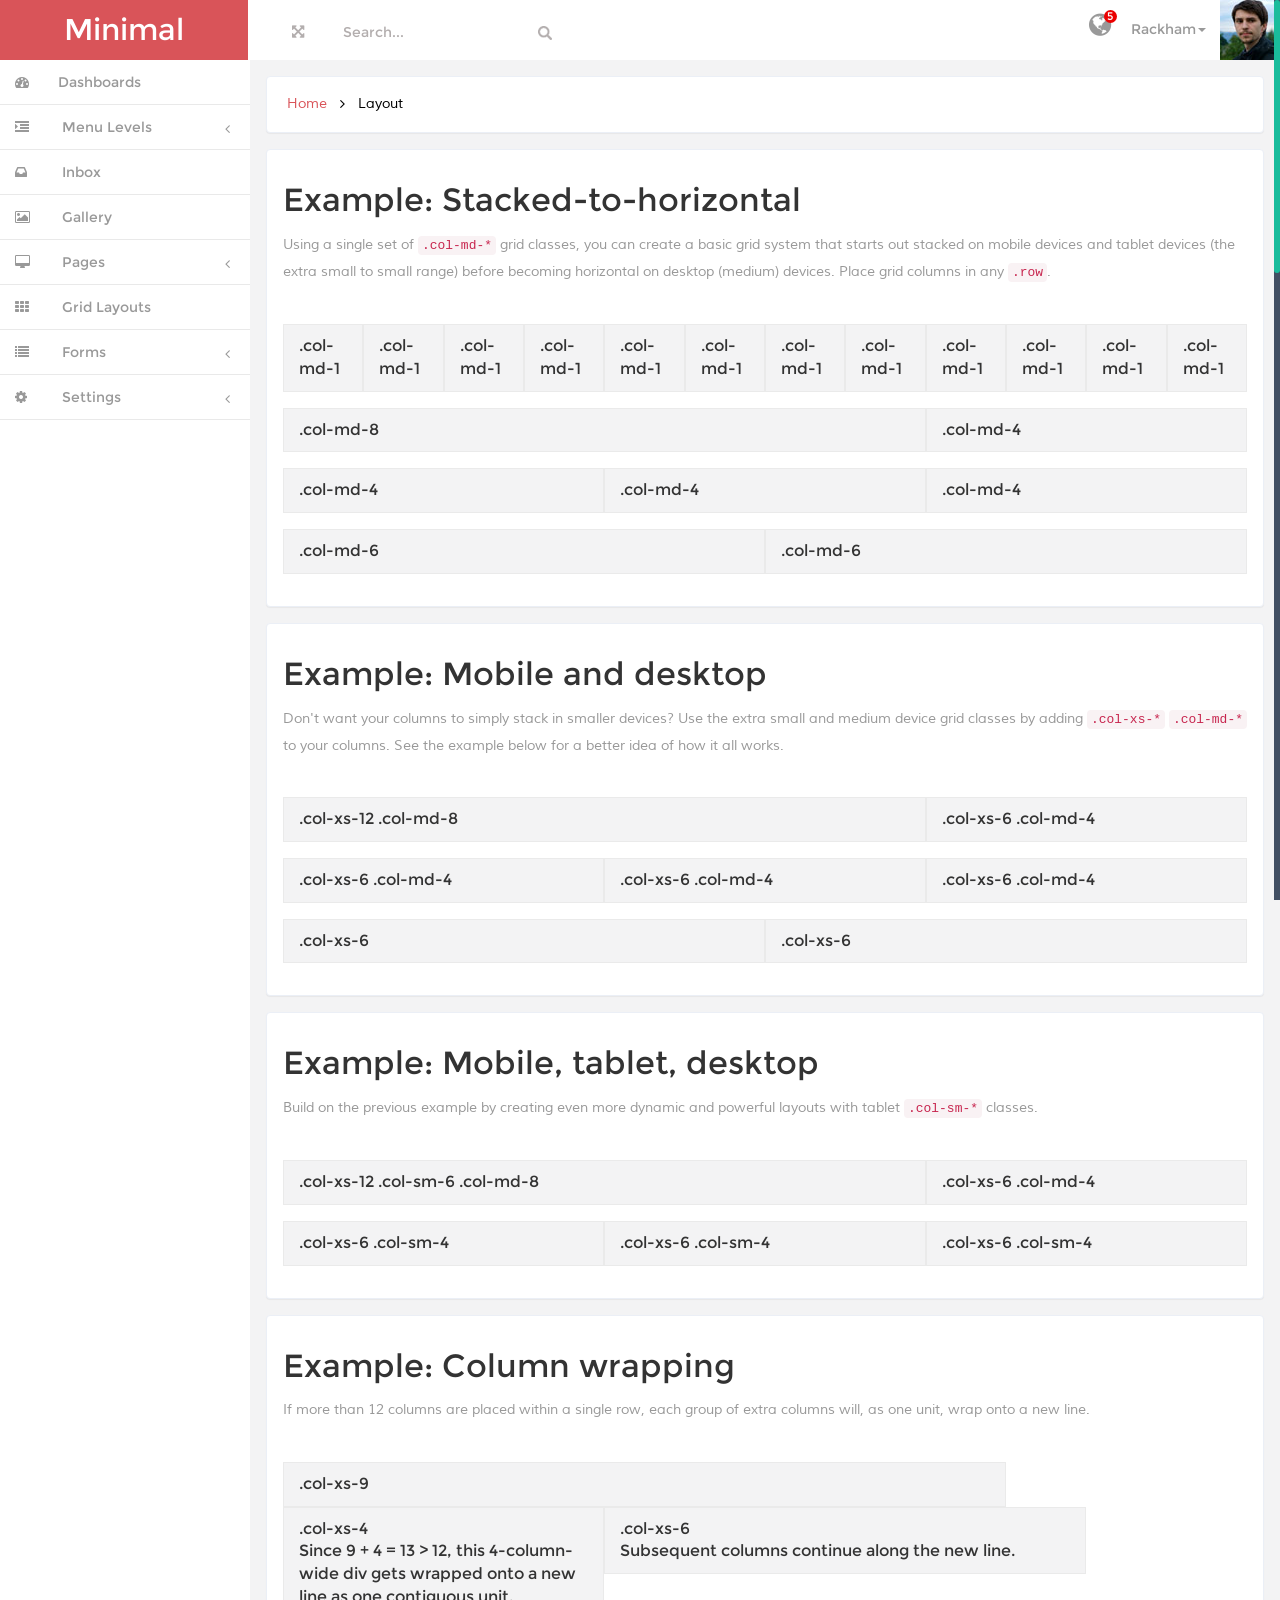
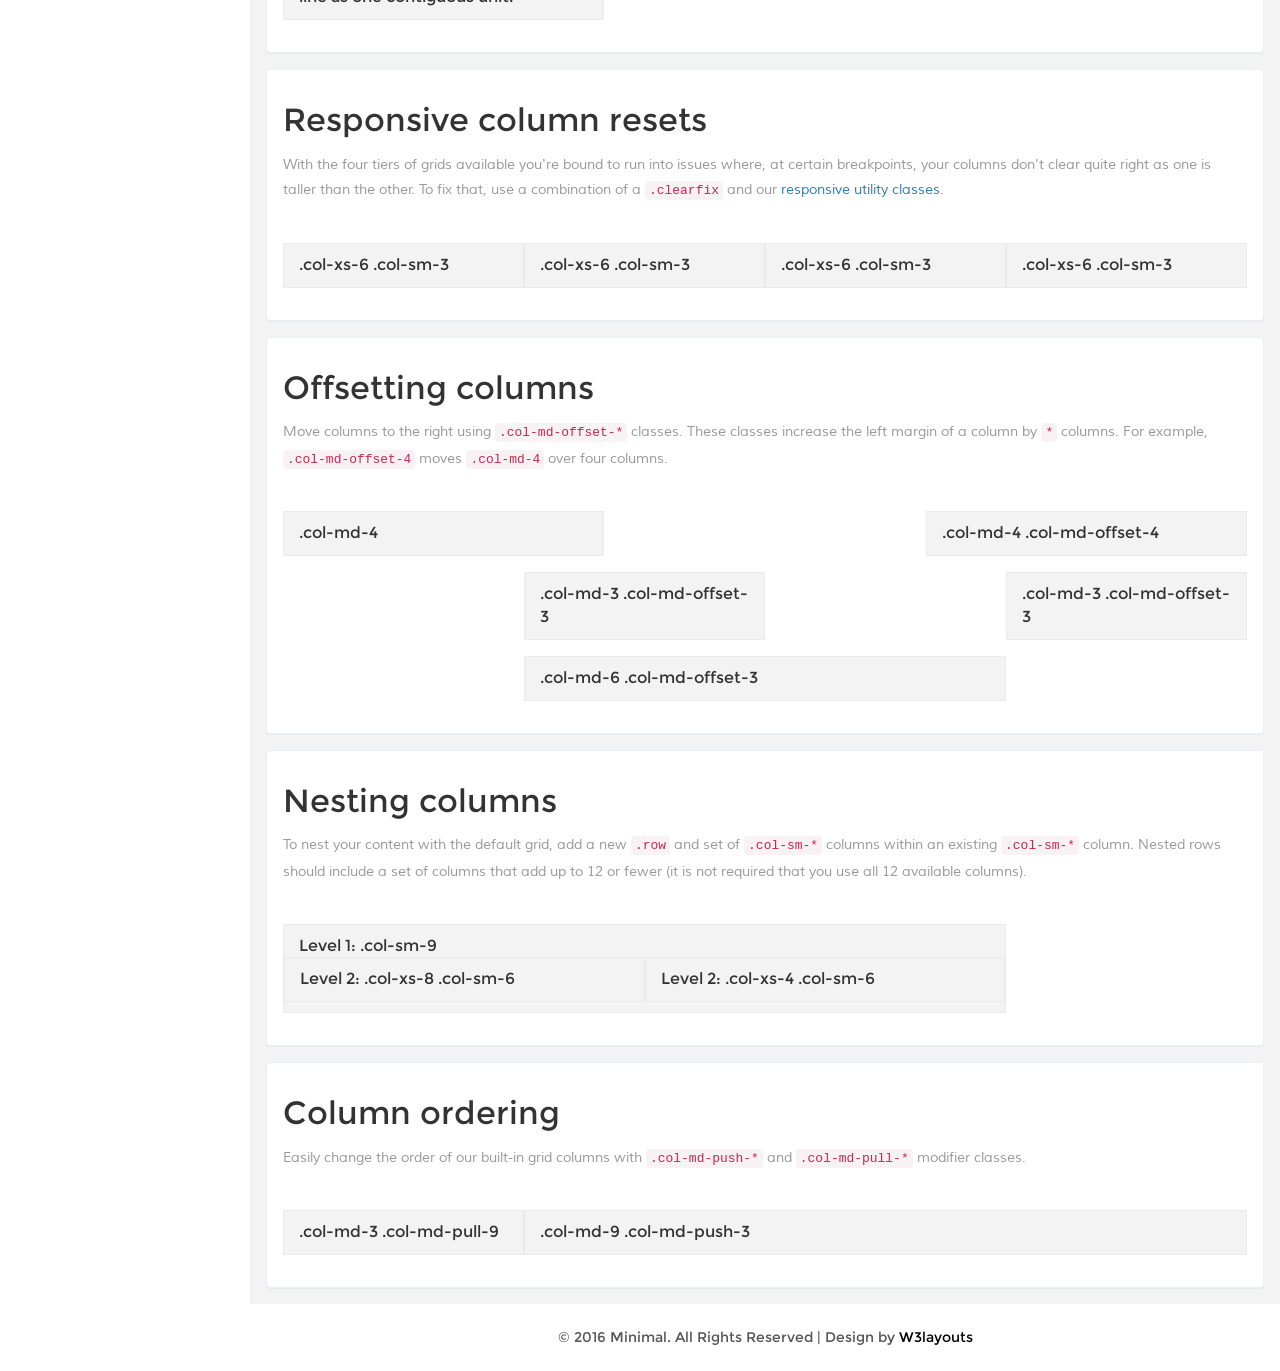
<file: web/layout.html>
<!--
Author: W3layouts
Author URL: http://w3layouts.com
License: Creative Commons Attribution 3.0 Unported
License URL: http://creativecommons.org/licenses/by/3.0/
-->
<!DOCTYPE HTML>
<html>
<head>
<title>Minimal an Admin Panel Category Flat Bootstrap Responsive Website Template | Layout :: w3layouts</title>
<meta name="viewport" content="width=device-width, initial-scale=1">
<meta http-equiv="Content-Type" content="text/html; charset=utf-8" />
<meta name="keywords" content="Minimal Responsive web template, Bootstrap Web Templates, Flat Web Templates, Android Compatible web template, 
Smartphone Compatible web template, free webdesigns for Nokia, Samsung, LG, SonyEricsson, Motorola web design" />
<script type="application/x-javascript"> addEventListener("load", function() { setTimeout(hideURLbar, 0); }, false); function hideURLbar(){ window.scrollTo(0,1); } </script>
<link href="css/bootstrap.min.css" rel='stylesheet' type='text/css' />
<!-- Custom Theme files -->
<link href="css/style.css" rel='stylesheet' type='text/css' />
<link href="css/font-awesome.css" rel="stylesheet"> 
<script src="js/jquery.min.js"> </script>
<script src="js/bootstrap.min.js"> </script>
  
<!-- Mainly scripts -->
<script src="js/jquery.metisMenu.js"></script>
<script src="js/jquery.slimscroll.min.js"></script>
<!-- Custom and plugin javascript -->
<link href="css/custom.css" rel="stylesheet">
<script src="js/custom.js"></script>
<script src="js/screenfull.js"></script>
		<script>
		$(function () {
			$('#supported').text('Supported/allowed: ' + !!screenfull.enabled);

			if (!screenfull.enabled) {
				return false;
			}

			

			$('#toggle').click(function () {
				screenfull.toggle($('#container')[0]);
			});
			

			
		});
		</script>



</head>
<body>
<div id="wrapper">
        <!----->
        <nav class="navbar-default navbar-static-top" role="navigation">
             <div class="navbar-header">
                <button type="button" class="navbar-toggle" data-toggle="collapse" data-target=".navbar-collapse">
                    <span class="sr-only">Toggle navigation</span>
                    <span class="icon-bar"></span>
                    <span class="icon-bar"></span>
                    <span class="icon-bar"></span>
                </button>
               <h1> <a class="navbar-brand" href="index.html">Minimal</a></h1>         
			   </div>
			 <div class=" border-bottom">
        	<div class="full-left">
        	  <section class="full-top">
				<button id="toggle"><i class="fa fa-arrows-alt"></i></button>	
			</section>
			<form class=" navbar-left-right">
              <input type="text"  value="Search..." onfocus="this.value = '';" onblur="if (this.value == '') {this.value = 'Search...';}">
              <input type="submit" value="" class="fa fa-search">
            </form>
            <div class="clearfix"> </div>
           </div>
     
       
            <!-- Brand and toggle get grouped for better mobile display -->
		 
		   <!-- Collect the nav links, forms, and other content for toggling -->
		    <div class="drop-men" >
		        <ul class=" nav_1">
		           
		    		<li class="dropdown at-drop">
		              <a href="#" class="dropdown-toggle dropdown-at " data-toggle="dropdown"><i class="fa fa-globe"></i> <span class="number">5</span></a>
		              <ul class="dropdown-menu menu1 " role="menu">
		                <li><a href="#">
		               
		                	<div class="user-new">
		                	<p>New user registered</p>
		                	<span>40 seconds ago</span>
		                	</div>
		                	<div class="user-new-left">
		                
		                	<i class="fa fa-user-plus"></i>
		                	</div>
		                	<div class="clearfix"> </div>
		                	</a></li>
		                <li><a href="#">
		                	<div class="user-new">
		                	<p>Someone special liked this</p>
		                	<span>3 minutes ago</span>
		                	</div>
		                	<div class="user-new-left">
		                
		                	<i class="fa fa-heart"></i>
		                	</div>
		                	<div class="clearfix"> </div>
		                </a></li>
		                <li><a href="#">
		                	<div class="user-new">
		                	<p>John cancelled the event</p>
		                	<span>4 hours ago</span>
		                	</div>
		                	<div class="user-new-left">
		                
		                	<i class="fa fa-times"></i>
		                	</div>
		                	<div class="clearfix"> </div>
		                </a></li>
		                <li><a href="#">
		                	<div class="user-new">
		                	<p>The server is status is stable</p>
		                	<span>yesterday at 08:30am</span>
		                	</div>
		                	<div class="user-new-left">
		                
		                	<i class="fa fa-info"></i>
		                	</div>
		                	<div class="clearfix"> </div>
		                </a></li>
		                <li><a href="#">
		                	<div class="user-new">
		                	<p>New comments waiting approval</p>
		                	<span>Last Week</span>
		                	</div>
		                	<div class="user-new-left">
		                
		                	<i class="fa fa-rss"></i>
		                	</div>
		                	<div class="clearfix"> </div>
		                </a></li>
		                <li><a href="#" class="view">View all messages</a></li>
		              </ul>
		            </li>
					<li class="dropdown">
		              <a href="#" class="dropdown-toggle dropdown-at" data-toggle="dropdown"><span class=" name-caret">Rackham<i class="caret"></i></span><img src="images/wo.jpg"></a>
		              <ul class="dropdown-menu " role="menu">
		                <li><a href="profile.html"><i class="fa fa-user"></i>Edit Profile</a></li>
		                <li><a href="inbox.html"><i class="fa fa-envelope"></i>Inbox</a></li>
		                <li><a href="calendar.html"><i class="fa fa-calendar"></i>Calender</a></li>
		                <li><a href="inbox.html"><i class="fa fa-clipboard"></i>Tasks</a></li>
		              </ul>
		            </li>
		           
		        </ul>
		     </div><!-- /.navbar-collapse -->
			<div class="clearfix">
       
     </div>
	  
		    <div class="navbar-default sidebar" role="navigation">
                <div class="sidebar-nav navbar-collapse">
                <ul class="nav" id="side-menu">
				
                    <li>
                        <a href="index.html" class=" hvr-bounce-to-right"><i class="fa fa-dashboard nav_icon "></i><span class="nav-label">Dashboards</span> </a>
                    </li>
                   
                    <li>
                        <a href="#" class=" hvr-bounce-to-right"><i class="fa fa-indent nav_icon"></i> <span class="nav-label">Menu Levels</span><span class="fa arrow"></span></a>
                        <ul class="nav nav-second-level">
                            <li><a href="graphs.html" class=" hvr-bounce-to-right"> <i class="fa fa-area-chart nav_icon"></i>Graphs</a></li>
                            
                            <li><a href="maps.html" class=" hvr-bounce-to-right"><i class="fa fa-map-marker nav_icon"></i>Maps</a></li>
			
						<li><a href="typography.html" class=" hvr-bounce-to-right"><i class="fa fa-file-text-o nav_icon"></i>Typography</a></li>

					   </ul>
                    </li>
					 <li>
                        <a href="inbox.html" class=" hvr-bounce-to-right"><i class="fa fa-inbox nav_icon"></i> <span class="nav-label">Inbox</span> </a>
                    </li>
                    
                    <li>
                        <a href="gallery.html" class=" hvr-bounce-to-right"><i class="fa fa-picture-o nav_icon"></i> <span class="nav-label">Gallery</span> </a>
                    </li>
                     <li>
                        <a href="#" class=" hvr-bounce-to-right"><i class="fa fa-desktop nav_icon"></i> <span class="nav-label">Pages</span><span class="fa arrow"></span></a>
                        <ul class="nav nav-second-level">
                            <li><a href="404.html" class=" hvr-bounce-to-right"> <i class="fa fa-info-circle nav_icon"></i>Error 404</a></li>
                            <li><a href="faq.html" class=" hvr-bounce-to-right"><i class="fa fa-question-circle nav_icon"></i>FAQ</a></li>
                            <li><a href="blank.html" class=" hvr-bounce-to-right"><i class="fa fa-file-o nav_icon"></i>Blank</a></li>
                       </ul>
                    </li>
                     <li>
                        <a href="layout.html" class=" hvr-bounce-to-right"><i class="fa fa-th nav_icon"></i> <span class="nav-label">Grid Layouts</span> </a>
                    </li>
                   
                    <li>
                        <a href="#" class=" hvr-bounce-to-right"><i class="fa fa-list nav_icon"></i> <span class="nav-label">Forms</span><span class="fa arrow"></span></a>
                        <ul class="nav nav-second-level">
                            <li><a href="forms.html" class=" hvr-bounce-to-right"><i class="fa fa-align-left nav_icon"></i>Basic forms</a></li>
                            <li><a href="validation.html" class=" hvr-bounce-to-right"><i class="fa fa-check-square-o nav_icon"></i>Validation</a></li>
                        </ul>
                    </li>
                   
                    <li>
                        <a href="#" class=" hvr-bounce-to-right"><i class="fa fa-cog nav_icon"></i> <span class="nav-label">Settings</span><span class="fa arrow"></span></a>
                        <ul class="nav nav-second-level">
                            <li><a href="signin.html" class=" hvr-bounce-to-right"><i class="fa fa-sign-in nav_icon"></i>Signin</a></li>
                            <li><a href="signup.html" class=" hvr-bounce-to-right"><i class="fa fa-sign-in nav_icon"></i>Singup</a></li>
                        </ul>
                    </li>
                </ul>
            </div>
			</div>
        </nav>
		 <div id="page-wrapper" class="gray-bg dashbard-1">
       <div class="content-main">
 
 	<!--banner-->	
		    <div class="banner">
		    	<h2>
				<a href="index.html">Home</a>
				<i class="fa fa-angle-right"></i>
				<span>Layout</span>
				</h2>
		    </div>
		<!--//banner-->
 	<!--grid-->
 	<div class="grid-system">
 		<!---->
 		<div class="horz-grid">
 		<div class="grid-hor">
 		<h3 id="grid-example-basic">Example: Stacked-to-horizontal</h3>
 		<p class="">Using a single set of <code>.col-md-*</code> grid classes, 
 			you can create a basic grid system that starts out stacked on mobile devices and tablet devices 
 			(the extra small to small range) 
 			before becoming horizontal on desktop (medium) devices. Place grid columns in any <code>.row</code>.</p>
			</div>
			<!----> 
			
			 <div class="row show-grid">
			  <div class="col-md-1">.col-md-1</div>
			  <div class="col-md-1">.col-md-1</div>
			  <div class="col-md-1">.col-md-1</div>
			  <div class="col-md-1">.col-md-1</div>
			  <div class="col-md-1">.col-md-1</div>
			  <div class="col-md-1">.col-md-1</div>
			  <div class="col-md-1">.col-md-1</div>
			  <div class="col-md-1">.col-md-1</div>
			  <div class="col-md-1">.col-md-1</div>
			  <div class="col-md-1">.col-md-1</div>
			  <div class="col-md-1">.col-md-1</div>
			  <div class="col-md-1">.col-md-1</div>
			</div>
			<div class="row show-grid">
			  <div class="col-md-8">.col-md-8</div>
			  <div class="col-md-4">.col-md-4</div>
			</div>
			<div class="row show-grid">
			  <div class="col-md-4">.col-md-4</div>
			  <div class="col-md-4">.col-md-4</div>
			  <div class="col-md-4">.col-md-4</div>
			</div>
			<div class="row show-grid">
			  <div class="col-md-6">.col-md-6</div>
			  <div class="col-md-6">.col-md-6</div>
			</div>
		</div>
			<!---->
				<div class="horz-grid">
			<div class="grid-hor">
			<h3 id="grid-example-mixed">Example: Mobile and desktop</h3>
			<p>Don't want your columns to simply stack in smaller devices? Use the extra small 
				and medium device grid classes by adding <code>.col-xs-*</code> <code>.col-md-*</code> to your columns. See the example below for
				 a better idea of how it all works.</p>
				</div>
			<!---->
			<!-- Stack the columns on mobile by making one full-width and the other half-width -->
			<div class="row show-grid">
			  <div class="col-xs-12 col-md-8">.col-xs-12 .col-md-8</div>
			  <div class="col-xs-6 col-md-4">.col-xs-6 .col-md-4</div>
			</div>
			
			<!-- Columns start at 50% wide on mobile and bump up to 33.3% wide on desktop -->
			<div class="row show-grid">
			  <div class="col-xs-6 col-md-4">.col-xs-6 .col-md-4</div>
			  <div class="col-xs-6 col-md-4">.col-xs-6 .col-md-4</div>
			  <div class="col-xs-6 col-md-4">.col-xs-6 .col-md-4</div>
			</div>
			
			<!-- Columns are always 50% wide, on mobile and desktop -->
			<div class="row show-grid">
			  <div class="col-xs-6">.col-xs-6</div>
			  <div class="col-xs-6">.col-xs-6</div>
			</div>
		</div>
			<!---->
				<div class="horz-grid">
			<div class="grid-hor">
			<h3 id="grid-example-mixed-complete">Example: Mobile, tablet, desktop</h3>
			<p>Build on the previous example by creating even more dynamic and powerful layouts with tablet
				 <code>.col-sm-*</code> classes.</p>
				</div>
			<!---->
			<div class="row show-grid">
			  <div class="col-xs-12 col-sm-6 col-md-8">.col-xs-12 .col-sm-6 .col-md-8</div>
			  <div class="col-xs-6 col-md-4">.col-xs-6 .col-md-4</div>
			</div>
			<div class="row show-grid">
			  <div class="col-xs-6 col-sm-4">.col-xs-6 .col-sm-4</div>
			  <div class="col-xs-6 col-sm-4">.col-xs-6 .col-sm-4</div>
			  <!-- Optional: clear the XS cols if their content doesn't match in height -->
			  <div class="clearfix visible-xs-block"></div>
			  <div class="col-xs-6 col-sm-4">.col-xs-6 .col-sm-4</div>
			</div>
		</div>
			<!---->
				<div class="horz-grid">
			<div class="grid-hor">
			<h3 id="grid-example-wrapping">Example: Column wrapping</h3>
			<p>If more than 12 columns are placed within a single row, each group of extra columns will, 
				as one unit, wrap onto a new line.</p>
			</div>
				
			<!---->
			<div class="row show-grid">
			  <div class="col-xs-9">.col-xs-9</div>
			  <div class="col-xs-4">.col-xs-4<br>Since 9 + 4 = 13 &gt; 12, this 4-column-wide div gets wrapped onto a new line as one contiguous unit.</div>
			  <div class="col-xs-6">.col-xs-6<br>Subsequent columns continue along the new line.</div>
			</div>
		</div>
			<!---->
				<div class="horz-grid">
			<div class="grid-hor">
			<h3 id="grid-responsive-resets">Responsive column resets</h3>
			<p>With the four tiers of grids available you're bound to run into issues where,
				 at certain breakpoints, your columns don't clear quite right as one is taller than the other.
				  To fix that, use a combination of a <code>.clearfix</code> and our 
				<a href="#responsive-utilities">responsive utility classes</a>.</p>
			</div>
			<!---->
			<div class="row show-grid">
			  <div class="col-xs-6 col-sm-3">.col-xs-6 .col-sm-3</div>
			  <div class="col-xs-6 col-sm-3">.col-xs-6 .col-sm-3</div>
			
			  <!-- Add the extra clearfix for only the required viewport -->
			  <div class="clearfix visible-xs-block"></div>
			
			  <div class="col-xs-6 col-sm-3">.col-xs-6 .col-sm-3</div>
			  <div class="col-xs-6 col-sm-3">.col-xs-6 .col-sm-3</div>
			</div>
		</div>
			<!---->
				<div class="horz-grid">
			<div class="grid-hor">
			<h3 id="grid-offsetting">Offsetting columns</h3>
			<p>Move columns to the right using <code>.col-md-offset-*</code> classes. These classes increase the left margin of a column by <code>*</code> columns. For example, <code>.col-md-offset-4</code> moves <code>.col-md-4</code> over four columns.</p>
			</div>
			<!---->
			<div class="row show-grid">
			  <div class="col-md-4">.col-md-4</div>
			  <div class="col-md-4 col-md-offset-4">.col-md-4 .col-md-offset-4</div>
			</div>
			<div class="row show-grid">
			  <div class="col-md-3 col-md-offset-3">.col-md-3 .col-md-offset-3</div>
			  <div class="col-md-3 col-md-offset-3">.col-md-3 .col-md-offset-3</div>
			</div>
			<div class="row show-grid">
			  <div class="col-md-6 col-md-offset-3">.col-md-6 .col-md-offset-3</div>
			</div>
		</div>
			<!---->
				<div class="horz-grid">
			<div class="grid-hor">
			<h3 id="grid-nesting">Nesting columns</h3>
			<p>To nest your content with the default grid, add a new <code>.row</code> and set of <code>.col-sm-*</code> 
				columns within an existing <code>.col-sm-*</code> column. Nested rows should include a set of columns that add up to 12 or fewer 
				(it is not required that you use all 12 available columns).</p>
			</div>
			<!---->
			<div class="row show-grid">
  <div class="col-sm-9">
    Level 1: .col-sm-9
    <div class="row">
      <div class="col-xs-8 col-sm-6">
        Level 2: .col-xs-8 .col-sm-6
      </div>
      <div class="col-xs-4 col-sm-6">
        Level 2: .col-xs-4 .col-sm-6
      </div>
    </div>
  </div>
</div>
</div>
<!---->
	<div class="horz-grid">
<div class="grid-hor">
<h3 id="grid-column-ordering">Column ordering</h3>
<p>Easily change the order of our built-in grid columns with <code>.col-md-push-*</code> and 
	<code>.col-md-pull-*</code> modifier classes.</p>
 </div>
 	<!---->
 	<div class="row show-grid">
  <div class="col-md-9 col-md-push-3">.col-md-9 .col-md-push-3</div>
  <div class="col-md-3 col-md-pull-9">.col-md-3 .col-md-pull-9</div>
</div>
</div>
</div>
 	<!--//grid-->
		<!---->
<div class="copy">
            <p> &copy; 2016 Minimal. All Rights Reserved | Design by <a href="http://w3layouts.com/" target="_blank">W3layouts</a> </p>	    </div>
		</div>
		</div>
		<div class="clearfix"> </div>
       </div>
     
<!---->
<!--scrolling js-->
	<script src="js/jquery.nicescroll.js"></script>
	<script src="js/scripts.js"></script>
	<!--//scrolling js-->
</body>
</html>
</file>
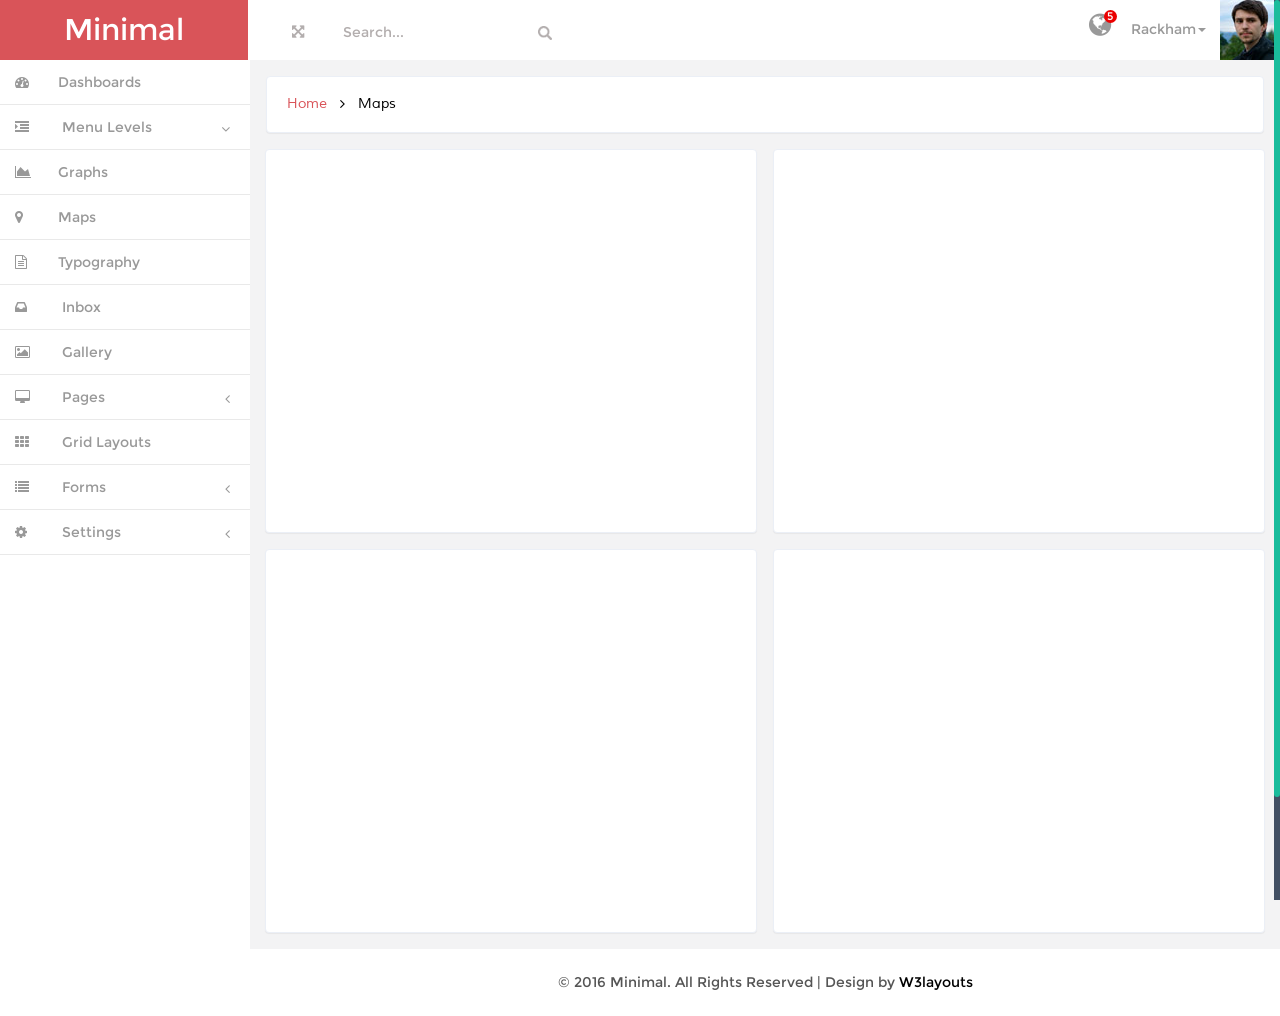
<file: web/maps.html>
<!--
Author: W3layouts
Author URL: http://w3layouts.com
License: Creative Commons Attribution 3.0 Unported
License URL: http://creativecommons.org/licenses/by/3.0/
-->
<!DOCTYPE HTML>
<html>
<head>
<title>Minimal an Admin Panel Category Flat Bootstrap Responsive Website Template | Maps :: w3layouts</title>
<meta name="viewport" content="width=device-width, initial-scale=1">
<meta http-equiv="Content-Type" content="text/html; charset=utf-8" />
<meta name="keywords" content="Minimal Responsive web template, Bootstrap Web Templates, Flat Web Templates, Android Compatible web template, 
Smartphone Compatible web template, free webdesigns for Nokia, Samsung, LG, SonyEricsson, Motorola web design" />
<script type="application/x-javascript"> addEventListener("load", function() { setTimeout(hideURLbar, 0); }, false); function hideURLbar(){ window.scrollTo(0,1); } </script>
<link href="css/bootstrap.min.css" rel='stylesheet' type='text/css' />
<!-- Custom Theme files -->
<link href="css/style.css" rel='stylesheet' type='text/css' />
<link href="css/font-awesome.css" rel="stylesheet"> 
<script src="js/jquery.min.js"> </script>
<script src="js/bootstrap.min.js"> </script>
  
<!-- Mainly scripts -->
<script src="js/jquery.metisMenu.js"></script>
<script src="js/jquery.slimscroll.min.js"></script>
<!-- Custom and plugin javascript -->
<link href="css/custom.css" rel="stylesheet">
<script src="js/custom.js"></script>
<script src="js/screenfull.js"></script>
		<script>
		$(function () {
			$('#supported').text('Supported/allowed: ' + !!screenfull.enabled);

			if (!screenfull.enabled) {
				return false;
			}

			

			$('#toggle').click(function () {
				screenfull.toggle($('#container')[0]);
			});
			

			
		});
		</script>


<!---->
 <script type="text/javascript" src="//maps.google.com/maps/api/js?sensor=true"></script>
  <script type="text/javascript" src="js/gmaps.js"></script>
  <link rel="stylesheet" type="text/css" href="css/examples.css" />
</head>
<body>
<div id="wrapper">
        <!----->
        <nav class="navbar-default navbar-static-top" role="navigation">
             <div class="navbar-header">
                <button type="button" class="navbar-toggle" data-toggle="collapse" data-target=".navbar-collapse">
                    <span class="sr-only">Toggle navigation</span>
                    <span class="icon-bar"></span>
                    <span class="icon-bar"></span>
                    <span class="icon-bar"></span>
                </button>
               <h1> <a class="navbar-brand" href="index.html">Minimal</a></h1>         
			   </div>
			 <div class=" border-bottom">
        	<div class="full-left">
        	  <section class="full-top">
				<button id="toggle"><i class="fa fa-arrows-alt"></i></button>	
			</section>
			<form class=" navbar-left-right">
              <input type="text"  value="Search..." onfocus="this.value = '';" onblur="if (this.value == '') {this.value = 'Search...';}">
              <input type="submit" value="" class="fa fa-search">
            </form>
            <div class="clearfix"> </div>
           </div>
     
       
            <!-- Brand and toggle get grouped for better mobile display -->
		 
		   <!-- Collect the nav links, forms, and other content for toggling -->
		    <div class="drop-men" >
		        <ul class=" nav_1">
		           
		    		<li class="dropdown at-drop">
		              <a href="#" class="dropdown-toggle dropdown-at " data-toggle="dropdown"><i class="fa fa-globe"></i> <span class="number">5</span></a>
		              <ul class="dropdown-menu menu1 " role="menu">
		                <li><a href="#">
		               
		                	<div class="user-new">
		                	<p>New user registered</p>
		                	<span>40 seconds ago</span>
		                	</div>
		                	<div class="user-new-left">
		                
		                	<i class="fa fa-user-plus"></i>
		                	</div>
		                	<div class="clearfix"> </div>
		                	</a></li>
		                <li><a href="#">
		                	<div class="user-new">
		                	<p>Someone special liked this</p>
		                	<span>3 minutes ago</span>
		                	</div>
		                	<div class="user-new-left">
		                
		                	<i class="fa fa-heart"></i>
		                	</div>
		                	<div class="clearfix"> </div>
		                </a></li>
		                <li><a href="#">
		                	<div class="user-new">
		                	<p>John cancelled the event</p>
		                	<span>4 hours ago</span>
		                	</div>
		                	<div class="user-new-left">
		                
		                	<i class="fa fa-times"></i>
		                	</div>
		                	<div class="clearfix"> </div>
		                </a></li>
		                <li><a href="#">
		                	<div class="user-new">
		                	<p>The server is status is stable</p>
		                	<span>yesterday at 08:30am</span>
		                	</div>
		                	<div class="user-new-left">
		                
		                	<i class="fa fa-info"></i>
		                	</div>
		                	<div class="clearfix"> </div>
		                </a></li>
		                <li><a href="#">
		                	<div class="user-new">
		                	<p>New comments waiting approval</p>
		                	<span>Last Week</span>
		                	</div>
		                	<div class="user-new-left">
		                
		                	<i class="fa fa-rss"></i>
		                	</div>
		                	<div class="clearfix"> </div>
		                </a></li>
		                <li><a href="#" class="view">View all messages</a></li>
		              </ul>
		            </li>
					<li class="dropdown">
		              <a href="#" class="dropdown-toggle dropdown-at" data-toggle="dropdown"><span class=" name-caret">Rackham<i class="caret"></i></span><img src="images/wo.jpg"></a>
		              <ul class="dropdown-menu " role="menu">
		                <li><a href="profile.html"><i class="fa fa-user"></i>Edit Profile</a></li>
		                <li><a href="inbox.html"><i class="fa fa-envelope"></i>Inbox</a></li>
		                <li><a href="calendar.html"><i class="fa fa-calendar"></i>Calender</a></li>
		                <li><a href="inbox.html"><i class="fa fa-clipboard"></i>Tasks</a></li>
		              </ul>
		            </li>
		           
		        </ul>
		     </div><!-- /.navbar-collapse -->
			<div class="clearfix">
       
     </div>
	  
		    <div class="navbar-default sidebar" role="navigation">
                <div class="sidebar-nav navbar-collapse">
                <ul class="nav" id="side-menu">
				
                    <li>
                        <a href="index.html" class=" hvr-bounce-to-right"><i class="fa fa-dashboard nav_icon "></i><span class="nav-label">Dashboards</span> </a>
                    </li>
                   
                    <li>
                        <a href="#" class=" hvr-bounce-to-right"><i class="fa fa-indent nav_icon"></i> <span class="nav-label">Menu Levels</span><span class="fa arrow"></span></a>
                        <ul class="nav nav-second-level">
                            <li><a href="graphs.html" class=" hvr-bounce-to-right"> <i class="fa fa-area-chart nav_icon"></i>Graphs</a></li>
                            
                            <li><a href="maps.html" class=" hvr-bounce-to-right"><i class="fa fa-map-marker nav_icon"></i>Maps</a></li>
			
						<li><a href="typography.html" class=" hvr-bounce-to-right"><i class="fa fa-file-text-o nav_icon"></i>Typography</a></li>

					   </ul>
                    </li>
					 <li>
                        <a href="inbox.html" class=" hvr-bounce-to-right"><i class="fa fa-inbox nav_icon"></i> <span class="nav-label">Inbox</span> </a>
                    </li>
                    
                    <li>
                        <a href="gallery.html" class=" hvr-bounce-to-right"><i class="fa fa-picture-o nav_icon"></i> <span class="nav-label">Gallery</span> </a>
                    </li>
                     <li>
                        <a href="#" class=" hvr-bounce-to-right"><i class="fa fa-desktop nav_icon"></i> <span class="nav-label">Pages</span><span class="fa arrow"></span></a>
                        <ul class="nav nav-second-level">
                            <li><a href="404.html" class=" hvr-bounce-to-right"> <i class="fa fa-info-circle nav_icon"></i>Error 404</a></li>
                            <li><a href="faq.html" class=" hvr-bounce-to-right"><i class="fa fa-question-circle nav_icon"></i>FAQ</a></li>
                            <li><a href="blank.html" class=" hvr-bounce-to-right"><i class="fa fa-file-o nav_icon"></i>Blank</a></li>
                       </ul>
                    </li>
                     <li>
                        <a href="layout.html" class=" hvr-bounce-to-right"><i class="fa fa-th nav_icon"></i> <span class="nav-label">Grid Layouts</span> </a>
                    </li>
                   
                    <li>
                        <a href="#" class=" hvr-bounce-to-right"><i class="fa fa-list nav_icon"></i> <span class="nav-label">Forms</span><span class="fa arrow"></span></a>
                        <ul class="nav nav-second-level">
                            <li><a href="forms.html" class=" hvr-bounce-to-right"><i class="fa fa-align-left nav_icon"></i>Basic forms</a></li>
                            <li><a href="validation.html" class=" hvr-bounce-to-right"><i class="fa fa-check-square-o nav_icon"></i>Validation</a></li>
                        </ul>
                    </li>
                   
                    <li>
                        <a href="#" class=" hvr-bounce-to-right"><i class="fa fa-cog nav_icon"></i> <span class="nav-label">Settings</span><span class="fa arrow"></span></a>
                        <ul class="nav nav-second-level">
                            <li><a href="signin.html" class=" hvr-bounce-to-right"><i class="fa fa-sign-in nav_icon"></i>Signin</a></li>
                            <li><a href="signup.html" class=" hvr-bounce-to-right"><i class="fa fa-sign-in nav_icon"></i>Singup</a></li>
                        </ul>
                    </li>
                </ul>
            </div>
			</div>
        </nav>
		 <div id="page-wrapper" class="gray-bg dashbard-1">
       <div class="content-main">
 
 	<!--banner-->	
		  <div class="banner">
		    	<h2>
				<a href="index.html">Home</a>
				<i class="fa fa-angle-right"></i>
				<span>Maps</span>
				</h2>
		    </div>
		<!--//banner-->
 	<!--grid-->
 	<div class="map-grid">
 	<div class="map-system">
 		<div class="col-md-6 map-1">
	
    <div class="span11">
      <div id="map2"></div>
  
	</div>
	 
	 <script type="text/javascript">
    var map;
    $(document).ready(function(){
      map = new GMaps({
        el: '#map2',
        lat: -12.043333,
        lng: -77.028333,
        zoomControl : true,
        zoomControlOpt: {
            style : 'SMALL',
            position: 'TOP_LEFT'
        },
        panControl : false,
        streetViewControl : false,
        mapTypeControl: false,
        overviewMapControl: false
      });
    });
  </script>
 		</div>
 		<div class="col-md-6 map-2">
		
      <div class="span11">
        <div id="map1"></div>
      
	  </div>
	    <script>
        $(function () {
          var map = new GMaps({
          el: "#map1",
          lat: 41.895465,
          lng: 12.482324,
          zoom: 5, 
          zoomControl : true,
          zoomControlOpt: {
            style : "SMALL",
            position: "TOP_LEFT"
          },
          panControl : true,
          streetViewControl : false,
          mapTypeControl: false,
          overviewMapControl: false
        });
        
        var styles = [
            {
              stylers: [
                { hue: "#00ffe6" },
                { saturation: -20 }
              ]
            }, {
                featureType: "road",
                elementType: "geometry",
                stylers: [
                    { lightness: 100 },
                    { visibility: "simplified" }
              ]
            }, {
                featureType: "road",
                elementType: "labels",
                stylers: [
                    { visibility: "off" }
              ]
            }
        ];
        
        map.addStyle({
            styledMapName:"Styled Map",
            styles: styles,
            mapTypeId: "map_style"  
        });
        
        map.setStyle("map_style");
      });
    </script>
	
		</div>
 		<div class="clearfix"> </div>
 		
	</div>
	<div class="map-system">
 	
 		<div class="col-md-6 map-1">
 
    <div class="span11">
      <div id="map3"></div>
    </div>

	</div>
	 <script type="text/javascript">
    var map;
    $(document).ready(function(){
      map = new GMaps({
        el: '#map3',
        lat: -12.043333,
        lng: -77.028333,
        mapTypeControlOptions: {
          mapTypeIds : ["hybrid", "roadmap", "satellite", "terrain", "osm", "cloudmade"]
        }
      });
      map.addMapType("osm", {
        getTileUrl: function(coord, zoom) {
          return "http://tile.openstreetmap.org/" + zoom + "/" + coord.x + "/" + coord.y + ".png";
        },
        tileSize: new google.maps.Size(256, 256),
        name: "OpenStreetMap",
        maxZoom: 18
      });
      map.addMapType("cloudmade", {
        getTileUrl: function(coord, zoom) {
          return "http://b.tile.cloudmade.com/8ee2a50541944fb9bcedded5165f09d9/1/256/" + zoom + "/" + coord.x + "/" + coord.y + ".png";
        },
        tileSize: new google.maps.Size(256, 256),
        name: "CloudMade",
        maxZoom: 18
      });
      map.setMapTypeId("osm");
    });
  </script>
  	<div class="col-md-6 map-2">
		
     <div class="span11">
      <div id="map"></div>
    </div>
	   <script type="text/javascript">
    var map;

    var getTile = function(coord, zoom, ownerDocument) {
      var div = ownerDocument.createElement('div');
      div.innerHTML = coord;
      div.style.width = this.tileSize.width + 'px';
      div.style.height = this.tileSize.height + 'px';
      div.style.background = 'rgba(250, 250, 250, 0.55)';
      div.style.fontFamily = 'Monaco, Andale Mono, Courier New, monospace';
      div.style.fontSize = '10';
      div.style.fontWeight = 'bolder';
      div.style.border = 'dotted 1px #aaa';
      div.style.textAlign = 'center';
      div.style.lineHeight = this.tileSize.height + 'px';
      return div;
    };

    $(document).ready(function(){
      map = new GMaps({
        el: '#map',
        lat: -12.043333,
        lng: -77.028333
      });
      map.addOverlayMapType({
        index: 0,
        tileSize: new google.maps.Size(256, 256),
        getTile: getTile
      });
    });
  </script>
		</div>
 		<div class="clearfix"> </div>
 		
	</div>
	
	</div>
 	<!--//grid-->
		<!---->
<div class="copy">
            <p> &copy; 2016 Minimal. All Rights Reserved | Design by <a href="http://w3layouts.com/" target="_blank">W3layouts</a> </p>	    </div>
		</div>
		</div>
		<div class="clearfix"> </div>
       </div>
     
<!---->
<!--scrolling js-->
	<script src="js/jquery.nicescroll.js"></script>
	<script src="js/scripts.js"></script>
	<!--//scrolling js-->
</body>
</html>
</file>
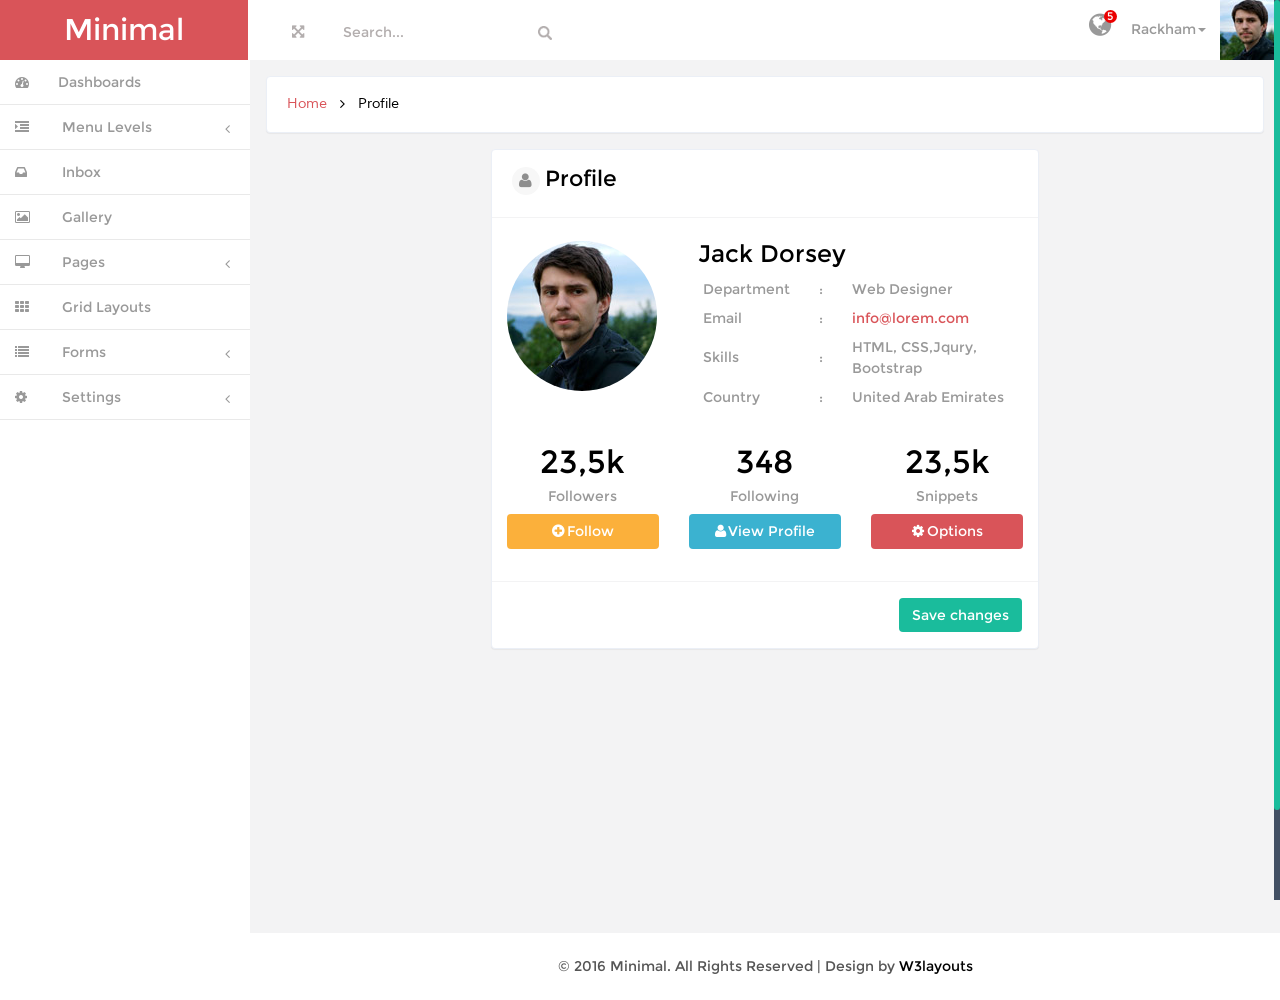
<file: web/profile.html>
<!--
Author: W3layouts
Author URL: http://w3layouts.com
License: Creative Commons Attribution 3.0 Unported
License URL: http://creativecommons.org/licenses/by/3.0/
-->
<!DOCTYPE HTML>
<html>
<head>
<title>Minimal an Admin Panel Category Flat Bootstrap Responsive Website Template | Profile :: w3layouts</title>
<meta name="viewport" content="width=device-width, initial-scale=1">
<meta http-equiv="Content-Type" content="text/html; charset=utf-8" />
<meta name="keywords" content="Minimal Responsive web template, Bootstrap Web Templates, Flat Web Templates, Android Compatible web template, 
Smartphone Compatible web template, free webdesigns for Nokia, Samsung, LG, SonyEricsson, Motorola web design" />
<script type="application/x-javascript"> addEventListener("load", function() { setTimeout(hideURLbar, 0); }, false); function hideURLbar(){ window.scrollTo(0,1); } </script>
<link href="css/bootstrap.min.css" rel='stylesheet' type='text/css' />
<!--<link href="css/bootstrap.css" rel='stylesheet' type='text/css' />-->
<!-- Custom Theme files -->
<link href="css/style.css" rel='stylesheet' type='text/css' />
<link href="css/font-awesome.css" rel="stylesheet"> 
<script src="js/jquery.min.js"> </script>
<script src="js/bootstrap.min.js"> </script>
  
<!-- Mainly scripts -->
<script src="js/jquery.metisMenu.js"></script>
<script src="js/jquery.slimscroll.min.js"></script>
<!-- Custom and plugin javascript -->
<link href="css/custom.css" rel="stylesheet">
<script src="js/custom.js"></script>
<script src="js/screenfull.js"></script>
		<script>
		$(function () {
			$('#supported').text('Supported/allowed: ' + !!screenfull.enabled);

			if (!screenfull.enabled) {
				return false;
			}

			

			$('#toggle').click(function () {
				screenfull.toggle($('#container')[0]);
			});
			

			
		});
		</script>



</head>
<body>
<div id="wrapper">
      <!----->
        <nav class="navbar-default navbar-static-top" role="navigation">
             <div class="navbar-header">
                <button type="button" class="navbar-toggle" data-toggle="collapse" data-target=".navbar-collapse">
                    <span class="sr-only">Toggle navigation</span>
                    <span class="icon-bar"></span>
                    <span class="icon-bar"></span>
                    <span class="icon-bar"></span>
                </button>
               <h1> <a class="navbar-brand" href="index.html">Minimal</a></h1>         
			   </div>
			 <div class=" border-bottom">
        	<div class="full-left">
        	  <section class="full-top">
				<button id="toggle"><i class="fa fa-arrows-alt"></i></button>	
			</section>
			<form class=" navbar-left-right">
              <input type="text"  value="Search..." onfocus="this.value = '';" onblur="if (this.value == '') {this.value = 'Search...';}">
              <input type="submit" value="" class="fa fa-search">
            </form>
            <div class="clearfix"> </div>
           </div>
     
       
            <!-- Brand and toggle get grouped for better mobile display -->
		 
		   <!-- Collect the nav links, forms, and other content for toggling -->
		    <div class="drop-men" >
		        <ul class=" nav_1">
		           
		    		<li class="dropdown at-drop">
		              <a href="#" class="dropdown-toggle dropdown-at " data-toggle="dropdown"><i class="fa fa-globe"></i> <span class="number">5</span></a>
		              <ul class="dropdown-menu menu1 " role="menu">
		                <li><a href="#">
		               
		                	<div class="user-new">
		                	<p>New user registered</p>
		                	<span>40 seconds ago</span>
		                	</div>
		                	<div class="user-new-left">
		                
		                	<i class="fa fa-user-plus"></i>
		                	</div>
		                	<div class="clearfix"> </div>
		                	</a></li>
		                <li><a href="#">
		                	<div class="user-new">
		                	<p>Someone special liked this</p>
		                	<span>3 minutes ago</span>
		                	</div>
		                	<div class="user-new-left">
		                
		                	<i class="fa fa-heart"></i>
		                	</div>
		                	<div class="clearfix"> </div>
		                </a></li>
		                <li><a href="#">
		                	<div class="user-new">
		                	<p>John cancelled the event</p>
		                	<span>4 hours ago</span>
		                	</div>
		                	<div class="user-new-left">
		                
		                	<i class="fa fa-times"></i>
		                	</div>
		                	<div class="clearfix"> </div>
		                </a></li>
		                <li><a href="#">
		                	<div class="user-new">
		                	<p>The server is status is stable</p>
		                	<span>yesterday at 08:30am</span>
		                	</div>
		                	<div class="user-new-left">
		                
		                	<i class="fa fa-info"></i>
		                	</div>
		                	<div class="clearfix"> </div>
		                </a></li>
		                <li><a href="#">
		                	<div class="user-new">
		                	<p>New comments waiting approval</p>
		                	<span>Last Week</span>
		                	</div>
		                	<div class="user-new-left">
		                
		                	<i class="fa fa-rss"></i>
		                	</div>
		                	<div class="clearfix"> </div>
		                </a></li>
		                <li><a href="#" class="view">View all messages</a></li>
		              </ul>
		            </li>
					<li class="dropdown">
		              <a href="#" class="dropdown-toggle dropdown-at" data-toggle="dropdown"><span class=" name-caret">Rackham<i class="caret"></i></span><img src="images/wo.jpg"></a>
		              <ul class="dropdown-menu " role="menu">
		                <li><a href="profile.html"><i class="fa fa-user"></i>Edit Profile</a></li>
		                <li><a href="inbox.html"><i class="fa fa-envelope"></i>Inbox</a></li>
		                <li><a href="calendar.html"><i class="fa fa-calendar"></i>Calender</a></li>
		                <li><a href="inbox.html"><i class="fa fa-clipboard"></i>Tasks</a></li>
		              </ul>
		            </li>
		           
		        </ul>
		     </div><!-- /.navbar-collapse -->
			<div class="clearfix">
       
     </div>
	  
		    <div class="navbar-default sidebar" role="navigation">
                <div class="sidebar-nav navbar-collapse">
                <ul class="nav" id="side-menu">
				
                    <li>
                        <a href="index.html" class=" hvr-bounce-to-right"><i class="fa fa-dashboard nav_icon "></i><span class="nav-label">Dashboards</span> </a>
                    </li>
                   
                    <li>
                        <a href="#" class=" hvr-bounce-to-right"><i class="fa fa-indent nav_icon"></i> <span class="nav-label">Menu Levels</span><span class="fa arrow"></span></a>
                        <ul class="nav nav-second-level">
                            <li><a href="graphs.html" class=" hvr-bounce-to-right"> <i class="fa fa-area-chart nav_icon"></i>Graphs</a></li>
                            
                            <li><a href="maps.html" class=" hvr-bounce-to-right"><i class="fa fa-map-marker nav_icon"></i>Maps</a></li>
			
						<li><a href="typography.html" class=" hvr-bounce-to-right"><i class="fa fa-file-text-o nav_icon"></i>Typography</a></li>

					   </ul>
                    </li>
					 <li>
                        <a href="inbox.html" class=" hvr-bounce-to-right"><i class="fa fa-inbox nav_icon"></i> <span class="nav-label">Inbox</span> </a>
                    </li>
                    
                    <li>
                        <a href="gallery.html" class=" hvr-bounce-to-right"><i class="fa fa-picture-o nav_icon"></i> <span class="nav-label">Gallery</span> </a>
                    </li>
                     <li>
                        <a href="#" class=" hvr-bounce-to-right"><i class="fa fa-desktop nav_icon"></i> <span class="nav-label">Pages</span><span class="fa arrow"></span></a>
                        <ul class="nav nav-second-level">
                            <li><a href="404.html" class=" hvr-bounce-to-right"> <i class="fa fa-info-circle nav_icon"></i>Error 404</a></li>
                            <li><a href="faq.html" class=" hvr-bounce-to-right"><i class="fa fa-question-circle nav_icon"></i>FAQ</a></li>
                            <li><a href="blank.html" class=" hvr-bounce-to-right"><i class="fa fa-file-o nav_icon"></i>Blank</a></li>
                       </ul>
                    </li>
                     <li>
                        <a href="layout.html" class=" hvr-bounce-to-right"><i class="fa fa-th nav_icon"></i> <span class="nav-label">Grid Layouts</span> </a>
                    </li>
                   
                    <li>
                        <a href="#" class=" hvr-bounce-to-right"><i class="fa fa-list nav_icon"></i> <span class="nav-label">Forms</span><span class="fa arrow"></span></a>
                        <ul class="nav nav-second-level">
                            <li><a href="forms.html" class=" hvr-bounce-to-right"><i class="fa fa-align-left nav_icon"></i>Basic forms</a></li>
                            <li><a href="validation.html" class=" hvr-bounce-to-right"><i class="fa fa-check-square-o nav_icon"></i>Validation</a></li>
                        </ul>
                    </li>
                   
                    <li>
                        <a href="#" class=" hvr-bounce-to-right"><i class="fa fa-cog nav_icon"></i> <span class="nav-label">Settings</span><span class="fa arrow"></span></a>
                        <ul class="nav nav-second-level">
                            <li><a href="signin.html" class=" hvr-bounce-to-right"><i class="fa fa-sign-in nav_icon"></i>Signin</a></li>
                            <li><a href="signup.html" class=" hvr-bounce-to-right"><i class="fa fa-sign-in nav_icon"></i>Singup</a></li>
                        </ul>
                    </li>
                </ul>
            </div>
			</div>
        </nav>
		 <div id="page-wrapper" class="gray-bg dashbard-1">
       <div class="content-main">
 
 	<!--banner-->	
		    <div class="banner">
		    	<h2>
				<a href="index.html">Home</a>
				<i class="fa fa-angle-right"></i>
				<span>Profile</span>
				</h2>
		    </div>
		<!--//banner-->
 	 <!--gallery-->
 	 <div class=" profile">

		<div class="profile-bottom">
			<h3><i class="fa fa-user"></i>Profile</h3>
			<div class="profile-bottom-top">
			<div class="col-md-4 profile-bottom-img">
				<img src="images/pr.jpg" alt="">
			</div>
			<div class="col-md-8 profile-text">
				<h6>Jack Dorsey</h6>
				<table>
				<tr><td>Department</td>  
				<td>:</td>  
				<td>Web Designer</td></tr>
				
				<tr>
				<td>Email</td>
				<td> :</td>
				<td><a href="info@gmail.com">info@lorem.com</a></td>
				</tr>
				<tr>
				<td>Skills</td>
				<td> :</td>
				<td> HTML, CSS,Jqury, Bootstrap</td>
				</tr>
				<tr>
				<td>Country </td>
				<td>:</td>
				<td> United Arab Emirates</td>
				</tr>
				</table>
			</div>
			<div class="clearfix"></div>
			</div>
			<div class="profile-bottom-bottom">
			<div class="col-md-4 profile-fo">
				<h4>23,5k</h4>
				<p>Followers</p>
				<a href="#" class="pro"><i class="fa fa-plus-circle"></i>Follow</a>
			</div>
			<div class="col-md-4 profile-fo">
				<h4>348</h4>
				<p>Following</p>
				<a href="#" class="pro1"><i class="fa fa-user"></i>View Profile</a>
			</div>
			<div class="col-md-4 profile-fo">
				<h4>23,5k</h4>
				<p>Snippets</p>
				<a href="#"><i class="fa fa-cog"></i>Options</a>
			</div>
			<div class="clearfix"></div>
			</div>
			<div class="profile-btn">

                <button type="button" href="#" class="btn bg-red">Save changes</button>
           <div class="clearfix"></div>
			</div>
			 
			
		</div>
	</div>
	<!--//gallery-->
		<!---->
<div class="copy">
            <p> &copy; 2016 Minimal. All Rights Reserved | Design by <a href="http://w3layouts.com/" target="_blank">W3layouts</a> </p>	    </div>
		</div>
		</div>
		<div class="clearfix"> </div>
       </div>
     
<!---->

<!--scrolling js-->
	<script src="js/jquery.nicescroll.js"></script>
	<script src="js/scripts.js"></script>
	<!--//scrolling js-->

</body>
</html>
</file>
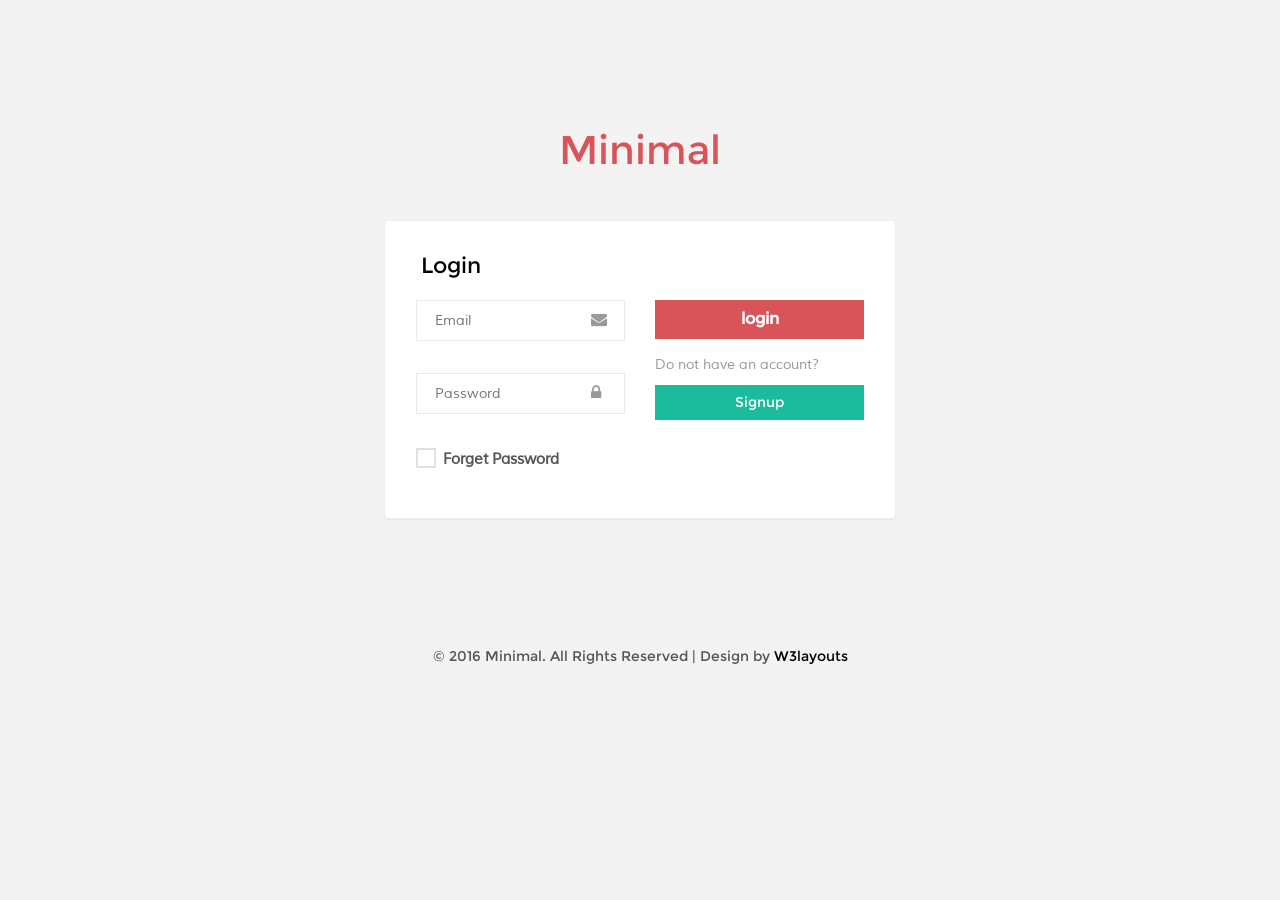
<file: web/signin.html>
<!--
Author: W3layouts
Author URL: http://w3layouts.com
License: Creative Commons Attribution 3.0 Unported
License URL: http://creativecommons.org/licenses/by/3.0/
-->
<!DOCTYPE HTML>
<html>
<head>
<title>Minimal an Admin Panel Category Flat Bootstrap Responsive Website Template | Signin :: w3layouts</title>
<meta name="viewport" content="width=device-width, initial-scale=1">
<meta http-equiv="Content-Type" content="text/html; charset=utf-8" />
<meta name="keywords" content="Minimal Responsive web template, Bootstrap Web Templates, Flat Web Templates, Android Compatible web template, 
Smartphone Compatible web template, free webdesigns for Nokia, Samsung, LG, SonyEricsson, Motorola web design" />
<script type="application/x-javascript"> addEventListener("load", function() { setTimeout(hideURLbar, 0); }, false); function hideURLbar(){ window.scrollTo(0,1); } </script>
<link href="css/bootstrap.min.css" rel='stylesheet' type='text/css' />
<!-- Custom Theme files -->
<link href="css/style.css" rel='stylesheet' type='text/css' />
<link href="css/font-awesome.css" rel="stylesheet"> 
<script src="js/jquery.min.js"> </script>
<script src="js/bootstrap.min.js"> </script>
</head>
<body>
	<div class="login">
		<h1><a href="index.html">Minimal </a></h1>
		<div class="login-bottom">
			<h2>Login</h2>
			<form>
			<div class="col-md-6">
				<div class="login-mail">
					<input type="text" placeholder="Email" required="">
					<i class="fa fa-envelope"></i>
				</div>
				<div class="login-mail">
					<input type="password" placeholder="Password" required="">
					<i class="fa fa-lock"></i>
				</div>
				   <a class="news-letter " href="#">
						 <label class="checkbox1"><input type="checkbox" name="checkbox" ><i> </i>Forget Password</label>
					   </a>

			
			</div>
			<div class="col-md-6 login-do">
				<label class="hvr-shutter-in-horizontal login-sub">
					<input type="submit" value="login">
					</label>
					<p>Do not have an account?</p>
				<a href="signup.html" class="hvr-shutter-in-horizontal">Signup</a>
			</div>
			
			<div class="clearfix"> </div>
			</form>
		</div>
	</div>
		<!---->
<div class="copy-right">
            <p> &copy; 2016 Minimal. All Rights Reserved | Design by <a href="http://w3layouts.com/" target="_blank">W3layouts</a> </p>	    </div>  
<!---->
<!--scrolling js-->
	<script src="js/jquery.nicescroll.js"></script>
	<script src="js/scripts.js"></script>
	<!--//scrolling js-->
</body>
</html>
</file>
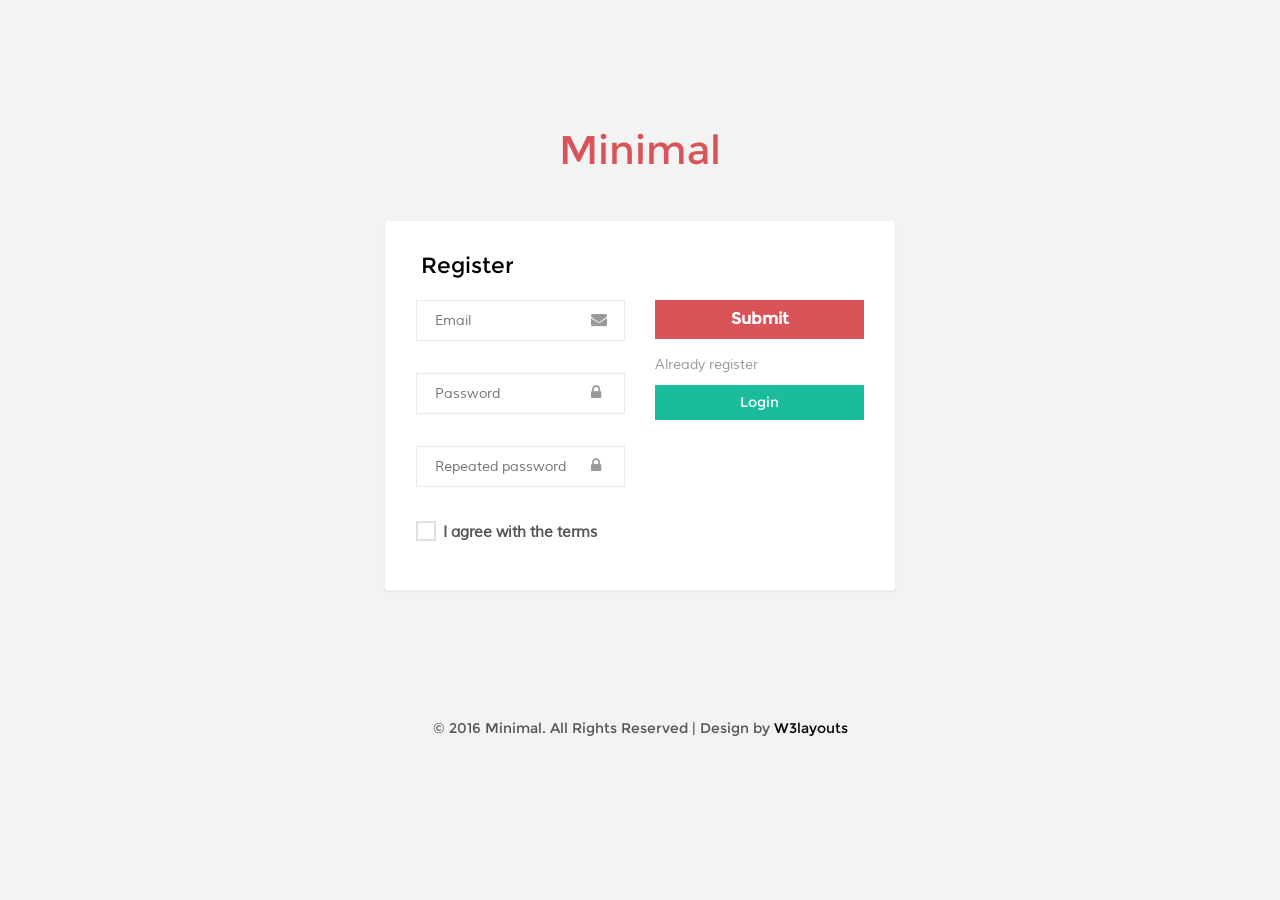
<file: web/signup.html>
<!--
Author: W3layouts
Author URL: http://w3layouts.com
License: Creative Commons Attribution 3.0 Unported
License URL: http://creativecommons.org/licenses/by/3.0/
-->
<!DOCTYPE HTML>
<html>
<head>
<title>Minimal an Admin Panel Category Flat Bootstrap Responsive Website Template | Signup :: w3layouts</title>
<meta name="viewport" content="width=device-width, initial-scale=1">
<meta http-equiv="Content-Type" content="text/html; charset=utf-8" />
<meta name="keywords" content="Minimal Responsive web template, Bootstrap Web Templates, Flat Web Templates, Android Compatible web template, 
Smartphone Compatible web template, free webdesigns for Nokia, Samsung, LG, SonyEricsson, Motorola web design" />
<script type="application/x-javascript"> addEventListener("load", function() { setTimeout(hideURLbar, 0); }, false); function hideURLbar(){ window.scrollTo(0,1); } </script>
<link href="css/bootstrap.min.css" rel='stylesheet' type='text/css' />
<!-- Custom Theme files -->
<link href="css/style.css" rel='stylesheet' type='text/css' />
<link href="css/font-awesome.css" rel="stylesheet"> 
<script src="js/jquery.min.js"> </script>
<script src="js/bootstrap.min.js"> </script>
</head>
<body>
	<div class="login">
		<h1><a href="index.html">Minimal </a></h1>
		<div class="login-bottom">
			<h2>Register</h2>
			<div class="col-md-6">
				<div class="login-mail">
					<input type="text" placeholder="Email" required="">
					<i class="fa fa-envelope"></i>
				</div>
				<div class="login-mail">
					<input type="password" placeholder="Password" required="">
					<i class="fa fa-lock"></i>
				</div>
				<div class="login-mail">
					<input type="password" placeholder="Repeated password" required="">
					<i class="fa fa-lock"></i>
				</div>
				  <a class="news-letter" href="#">
						 <label class="checkbox1"><input type="checkbox" name="checkbox" ><i> </i>I agree with the terms</label>
					   </a>
	
			</div>
			<div class="col-md-6 login-do">
				<label class="hvr-shutter-in-horizontal login-sub">
					<input type="submit" value="Submit">
					</label>
					<p>Already register</p>
				<a href="signin.html" class="hvr-shutter-in-horizontal">Login</a>
			</div>
			<div class="clearfix"> </div>
		</div>
	</div>
		<!---->
<div class="copy-right">
            <p> &copy; 2016 Minimal. All Rights Reserved | Design by <a href="http://w3layouts.com/" target="_blank">W3layouts</a> </p>	    </div>
	  
<!---->
<!--scrolling js-->
	<script src="js/jquery.nicescroll.js"></script>
	<script src="js/scripts.js"></script>
	<!--//scrolling js-->
</body>
</html>
</file>
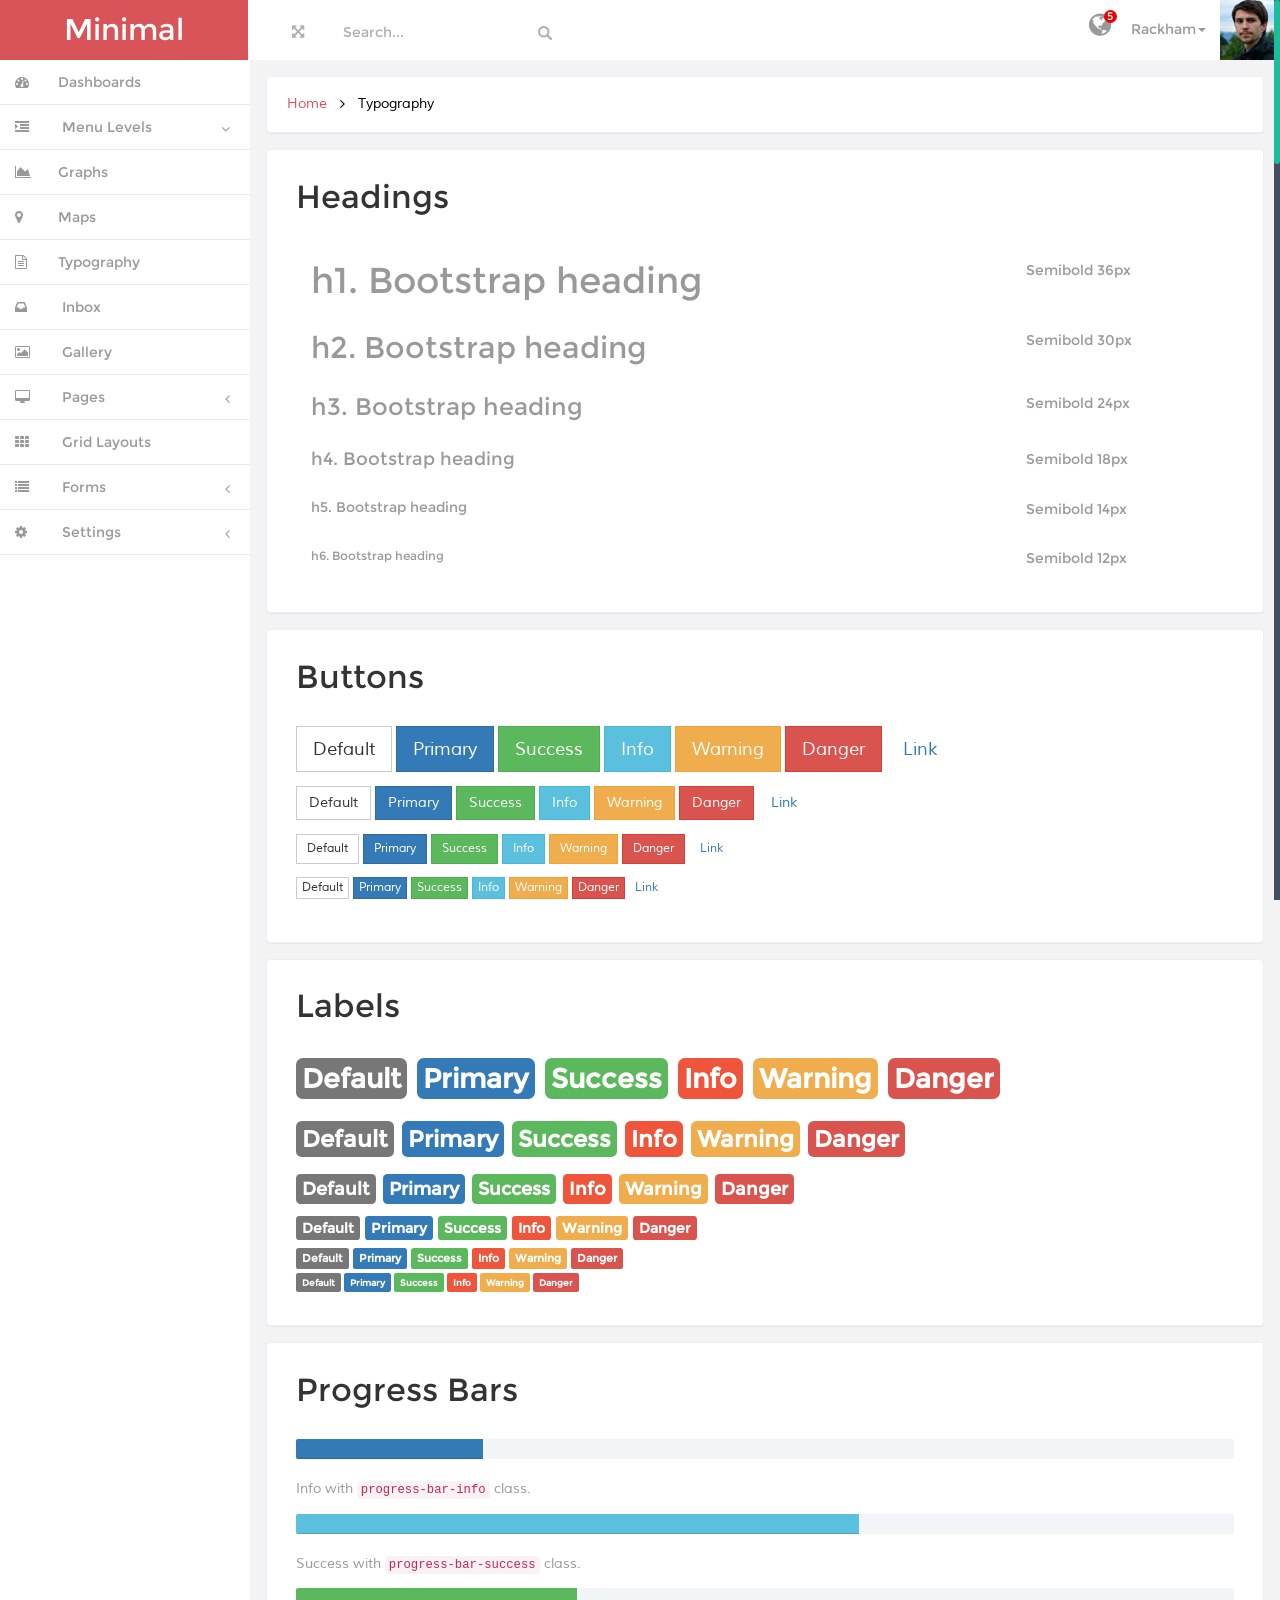
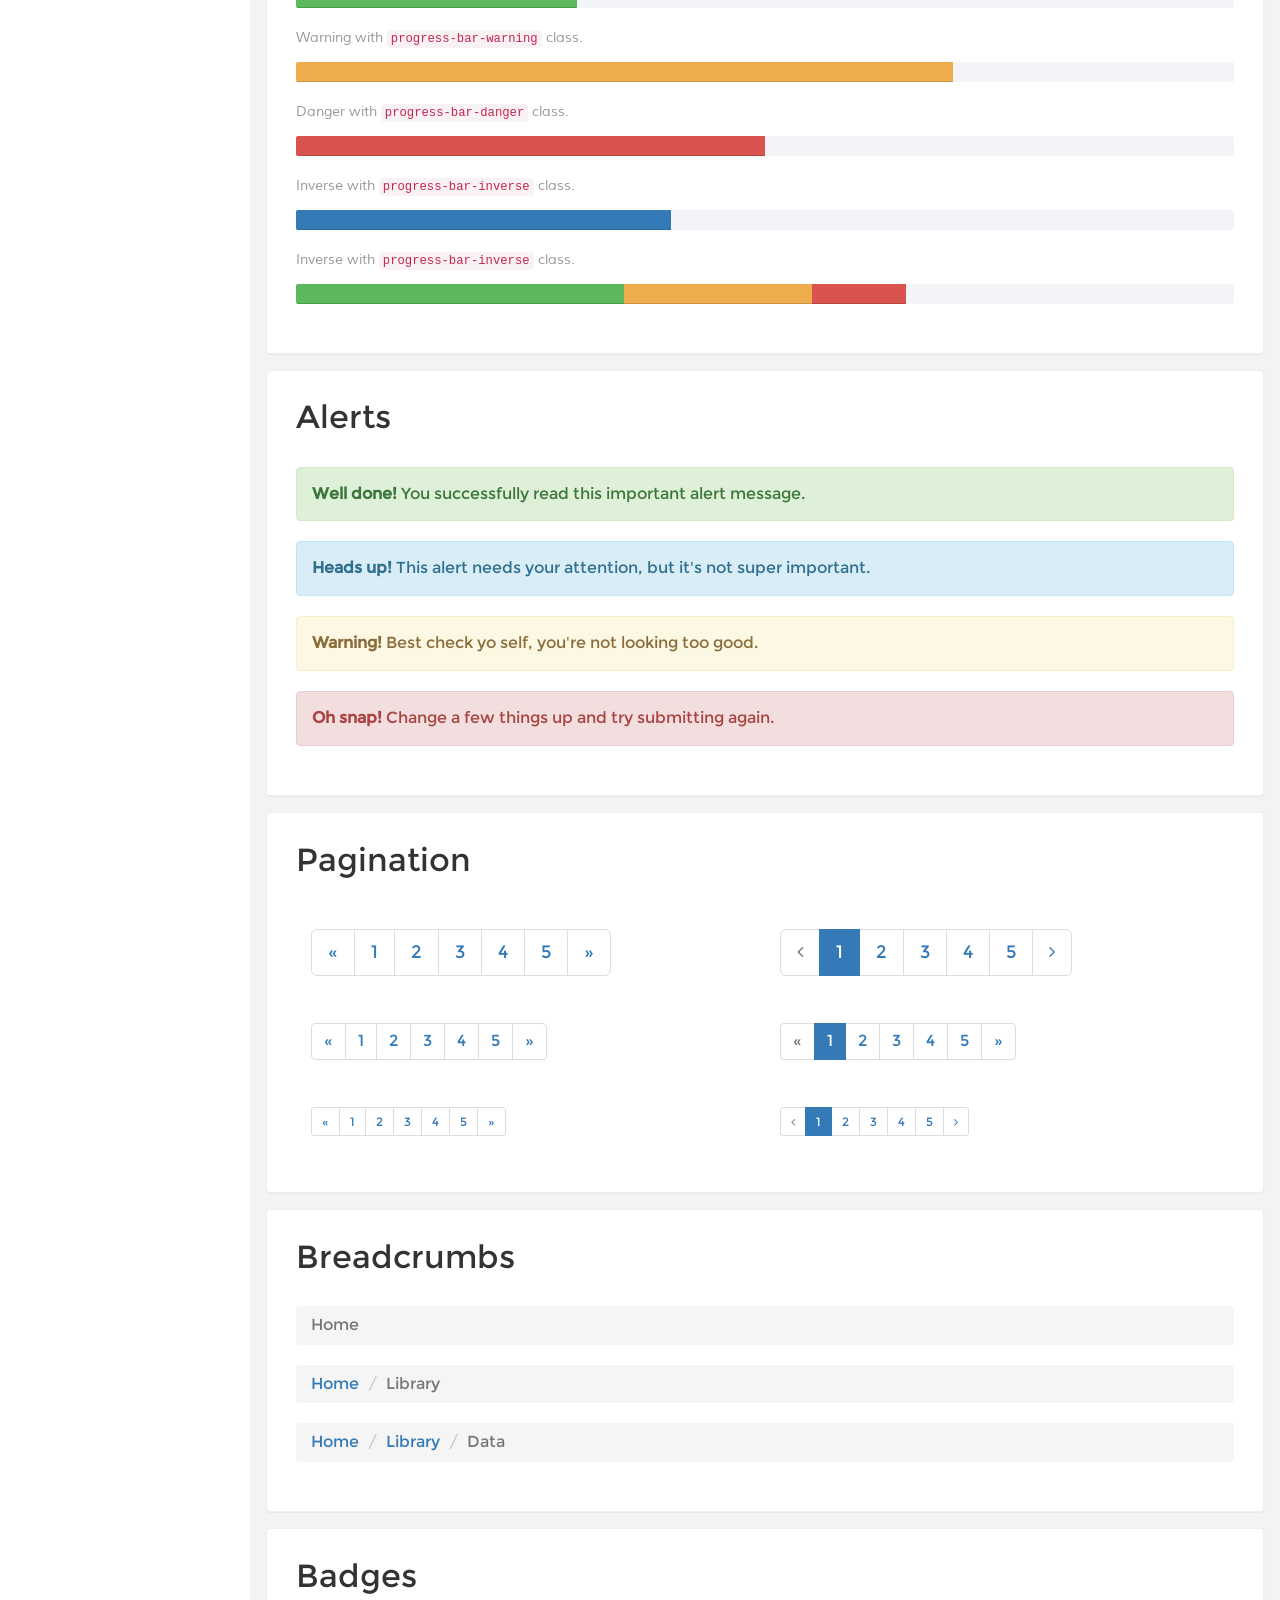
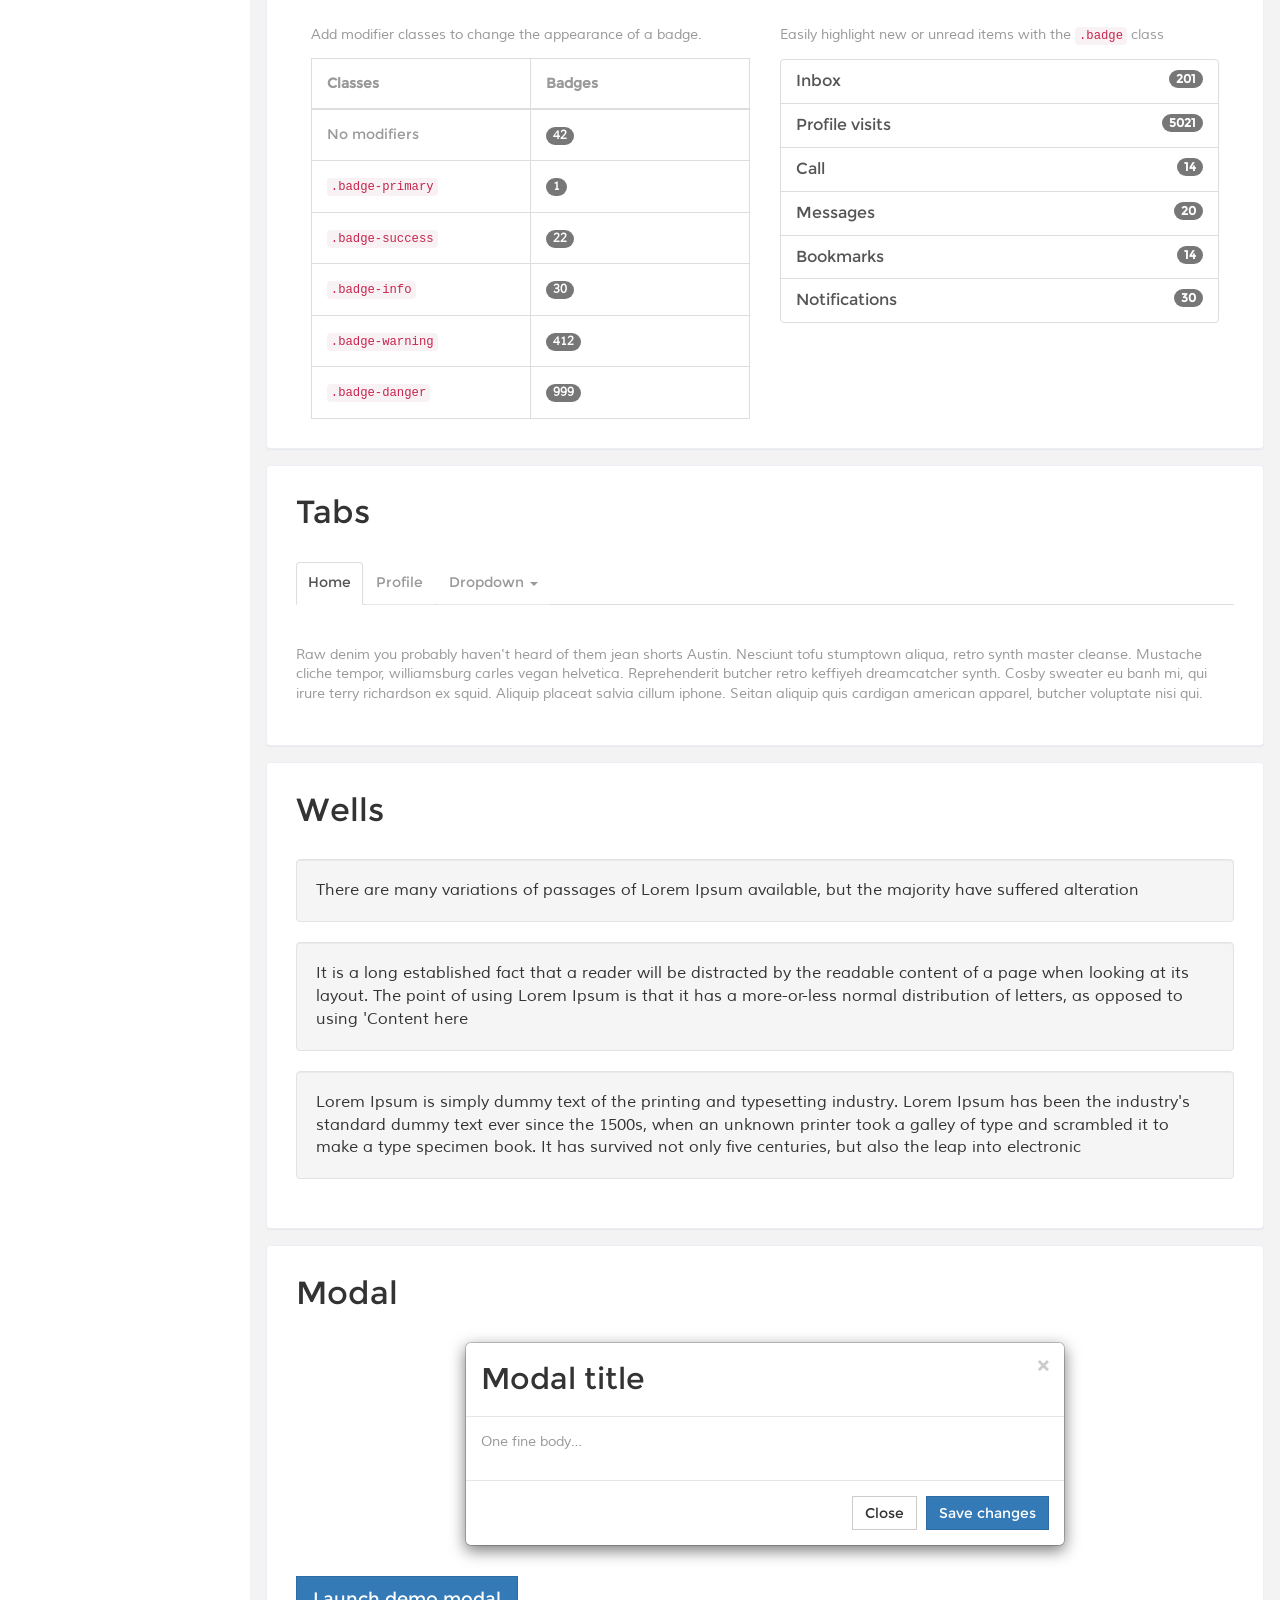
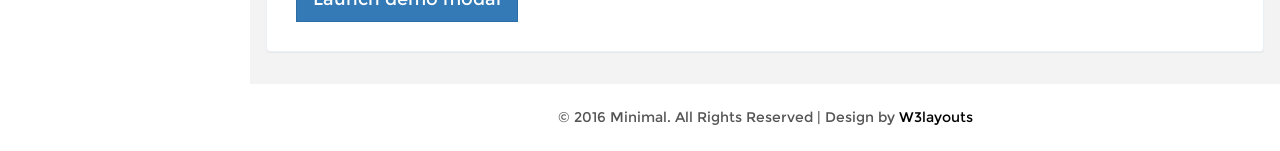
<file: web/typography.html>
<!--
Author: W3layouts
Author URL: http://w3layouts.com
License: Creative Commons Attribution 3.0 Unported
License URL: http://creativecommons.org/licenses/by/3.0/
-->
<!DOCTYPE HTML>
<html>
<head>
<title>Minimal an Admin Panel Category Flat Bootstrap Responsive Website Template | Typography :: w3layouts</title>
<meta name="viewport" content="width=device-width, initial-scale=1">
<meta http-equiv="Content-Type" content="text/html; charset=utf-8" />
<meta name="keywords" content="Minimal Responsive web template, Bootstrap Web Templates, Flat Web Templates, Android Compatible web template, 
Smartphone Compatible web template, free webdesigns for Nokia, Samsung, LG, SonyEricsson, Motorola web design" />
<script type="application/x-javascript"> addEventListener("load", function() { setTimeout(hideURLbar, 0); }, false); function hideURLbar(){ window.scrollTo(0,1); } </script>
<link href="css/bootstrap.min.css" rel='stylesheet' type='text/css' />
<!-- Custom Theme files -->
<link href="css/style.css" rel='stylesheet' type='text/css' />
<link href="css/font-awesome.css" rel="stylesheet"> 
<script src="js/jquery.min.js"> </script>
<script src="js/bootstrap.min.js"> </script>
  
<!-- Mainly scripts -->
<script src="js/jquery.metisMenu.js"></script>
<script src="js/jquery.slimscroll.min.js"></script>
<!-- Custom and plugin javascript -->
<link href="css/custom.css" rel="stylesheet">
<script src="js/custom.js"></script>
<script src="js/screenfull.js"></script>
		<script>
		$(function () {
			$('#supported').text('Supported/allowed: ' + !!screenfull.enabled);

			if (!screenfull.enabled) {
				return false;
			}

			

			$('#toggle').click(function () {
				screenfull.toggle($('#container')[0]);
			});
			

			
		});
		</script>


</head>
<body>
<div id="wrapper">
     <!----->
        <nav class="navbar-default navbar-static-top" role="navigation">
             <div class="navbar-header">
                <button type="button" class="navbar-toggle" data-toggle="collapse" data-target=".navbar-collapse">
                    <span class="sr-only">Toggle navigation</span>
                    <span class="icon-bar"></span>
                    <span class="icon-bar"></span>
                    <span class="icon-bar"></span>
                </button>
               <h1> <a class="navbar-brand" href="index.html">Minimal</a></h1>         
			   </div>
			 <div class=" border-bottom">
        	<div class="full-left">
        	  <section class="full-top">
				<button id="toggle"><i class="fa fa-arrows-alt"></i></button>	
			</section>
			<form class=" navbar-left-right">
              <input type="text"  value="Search..." onfocus="this.value = '';" onblur="if (this.value == '') {this.value = 'Search...';}">
              <input type="submit" value="" class="fa fa-search">
            </form>
            <div class="clearfix"> </div>
           </div>
     
       
            <!-- Brand and toggle get grouped for better mobile display -->
		 
		   <!-- Collect the nav links, forms, and other content for toggling -->
		    <div class="drop-men" >
		        <ul class=" nav_1">
		           
		    		<li class="dropdown at-drop">
		              <a href="#" class="dropdown-toggle dropdown-at " data-toggle="dropdown"><i class="fa fa-globe"></i> <span class="number">5</span></a>
		              <ul class="dropdown-menu menu1 " role="menu">
		                <li><a href="#">
		               
		                	<div class="user-new">
		                	<p>New user registered</p>
		                	<span>40 seconds ago</span>
		                	</div>
		                	<div class="user-new-left">
		                
		                	<i class="fa fa-user-plus"></i>
		                	</div>
		                	<div class="clearfix"> </div>
		                	</a></li>
		                <li><a href="#">
		                	<div class="user-new">
		                	<p>Someone special liked this</p>
		                	<span>3 minutes ago</span>
		                	</div>
		                	<div class="user-new-left">
		                
		                	<i class="fa fa-heart"></i>
		                	</div>
		                	<div class="clearfix"> </div>
		                </a></li>
		                <li><a href="#">
		                	<div class="user-new">
		                	<p>John cancelled the event</p>
		                	<span>4 hours ago</span>
		                	</div>
		                	<div class="user-new-left">
		                
		                	<i class="fa fa-times"></i>
		                	</div>
		                	<div class="clearfix"> </div>
		                </a></li>
		                <li><a href="#">
		                	<div class="user-new">
		                	<p>The server is status is stable</p>
		                	<span>yesterday at 08:30am</span>
		                	</div>
		                	<div class="user-new-left">
		                
		                	<i class="fa fa-info"></i>
		                	</div>
		                	<div class="clearfix"> </div>
		                </a></li>
		                <li><a href="#">
		                	<div class="user-new">
		                	<p>New comments waiting approval</p>
		                	<span>Last Week</span>
		                	</div>
		                	<div class="user-new-left">
		                
		                	<i class="fa fa-rss"></i>
		                	</div>
		                	<div class="clearfix"> </div>
		                </a></li>
		                <li><a href="#" class="view">View all messages</a></li>
		              </ul>
		            </li>
					<li class="dropdown">
		              <a href="#" class="dropdown-toggle dropdown-at" data-toggle="dropdown"><span class=" name-caret">Rackham<i class="caret"></i></span><img src="images/wo.jpg"></a>
		              <ul class="dropdown-menu " role="menu">
		                <li><a href="profile.html"><i class="fa fa-user"></i>Edit Profile</a></li>
		                <li><a href="inbox.html"><i class="fa fa-envelope"></i>Inbox</a></li>
		                <li><a href="calendar.html"><i class="fa fa-calendar"></i>Calender</a></li>
		                <li><a href="inbox.html"><i class="fa fa-clipboard"></i>Tasks</a></li>
		              </ul>
		            </li>
		           
		        </ul>
		     </div><!-- /.navbar-collapse -->
			<div class="clearfix">
       
     </div>
	  
		    <div class="navbar-default sidebar" role="navigation">
                <div class="sidebar-nav navbar-collapse">
                <ul class="nav" id="side-menu">
				
                    <li>
                        <a href="index.html" class=" hvr-bounce-to-right"><i class="fa fa-dashboard nav_icon "></i><span class="nav-label">Dashboards</span> </a>
                    </li>
                   
                    <li>
                        <a href="#" class=" hvr-bounce-to-right"><i class="fa fa-indent nav_icon"></i> <span class="nav-label">Menu Levels</span><span class="fa arrow"></span></a>
                        <ul class="nav nav-second-level">
                            <li><a href="graphs.html" class=" hvr-bounce-to-right"> <i class="fa fa-area-chart nav_icon"></i>Graphs</a></li>
                            
                            <li><a href="maps.html" class=" hvr-bounce-to-right"><i class="fa fa-map-marker nav_icon"></i>Maps</a></li>
			
						<li><a href="typography.html" class=" hvr-bounce-to-right"><i class="fa fa-file-text-o nav_icon"></i>Typography</a></li>

					   </ul>
                    </li>
					 <li>
                        <a href="inbox.html" class=" hvr-bounce-to-right"><i class="fa fa-inbox nav_icon"></i> <span class="nav-label">Inbox</span> </a>
                    </li>
                    
                    <li>
                        <a href="gallery.html" class=" hvr-bounce-to-right"><i class="fa fa-picture-o nav_icon"></i> <span class="nav-label">Gallery</span> </a>
                    </li>
                     <li>
                        <a href="#" class=" hvr-bounce-to-right"><i class="fa fa-desktop nav_icon"></i> <span class="nav-label">Pages</span><span class="fa arrow"></span></a>
                        <ul class="nav nav-second-level">
                            <li><a href="404.html" class=" hvr-bounce-to-right"> <i class="fa fa-info-circle nav_icon"></i>Error 404</a></li>
                            <li><a href="faq.html" class=" hvr-bounce-to-right"><i class="fa fa-question-circle nav_icon"></i>FAQ</a></li>
                            <li><a href="blank.html" class=" hvr-bounce-to-right"><i class="fa fa-file-o nav_icon"></i>Blank</a></li>
                       </ul>
                    </li>
                     <li>
                        <a href="layout.html" class=" hvr-bounce-to-right"><i class="fa fa-th nav_icon"></i> <span class="nav-label">Grid Layouts</span> </a>
                    </li>
                   
                    <li>
                        <a href="#" class=" hvr-bounce-to-right"><i class="fa fa-list nav_icon"></i> <span class="nav-label">Forms</span><span class="fa arrow"></span></a>
                        <ul class="nav nav-second-level">
                            <li><a href="forms.html" class=" hvr-bounce-to-right"><i class="fa fa-align-left nav_icon"></i>Basic forms</a></li>
                            <li><a href="validation.html" class=" hvr-bounce-to-right"><i class="fa fa-check-square-o nav_icon"></i>Validation</a></li>
                        </ul>
                    </li>
                   
                    <li>
                        <a href="#" class=" hvr-bounce-to-right"><i class="fa fa-cog nav_icon"></i> <span class="nav-label">Settings</span><span class="fa arrow"></span></a>
                        <ul class="nav nav-second-level">
                            <li><a href="signin.html" class=" hvr-bounce-to-right"><i class="fa fa-sign-in nav_icon"></i>Signin</a></li>
                            <li><a href="signup.html" class=" hvr-bounce-to-right"><i class="fa fa-sign-in nav_icon"></i>Singup</a></li>
                        </ul>
                    </li>
                </ul>
            </div>
			</div>
        </nav>
		 <div id="page-wrapper" class="gray-bg dashbard-1">
       <div class="content-main">
 
 	<!--banner-->	
		     <div class="banner">
		    	<h2>
				<a href="index.html">Home</a>
				<i class="fa fa-angle-right"></i>
				<span>Typography</span>
				</h2>
		    </div>
		<!--//banner-->
 	<!--grid-->
 	<div class="typo-grid">
 	  
        <div class="typo-1">
  <div class="grid_3 grid_4">
  <h3 class="head-top">Headings</h3>
  <div class="bs-example">
    <table class="table">
      <tbody>
        <tr>
          <td><h1 id="h1.-bootstrap-heading">h1. Bootstrap heading<a class="anchorjs-link" href="#h1.-bootstrap-heading"><span class="anchorjs-icon"></span></a></h1></td>
          <td class="type-info">Semibold 36px</td>
        </tr>
        <tr>
          <td><h2 id="h2.-bootstrap-heading">h2. Bootstrap heading<a class="anchorjs-link" href="#h2.-bootstrap-heading"><span class="anchorjs-icon"></span></a></h2></td>
          <td class="type-info">Semibold 30px</td>
        </tr>
        <tr>
          <td><h3 id="h3.-bootstrap-heading">h3. Bootstrap heading<a class="anchorjs-link" href="#h3.-bootstrap-heading"><span class="anchorjs-icon"></span></a></h3></td>
          <td class="type-info">Semibold 24px</td>
        </tr>
        <tr>
          <td><h4 id="h4.-bootstrap-heading">h4. Bootstrap heading<a class="anchorjs-link" href="#h4.-bootstrap-heading"><span class="anchorjs-icon"></span></a></h4></td>
          <td class="type-info">Semibold 18px</td>
        </tr>
        <tr>
          <td><h5 id="h5.-bootstrap-heading">h5. Bootstrap heading<a class="anchorjs-link" href="#h5.-bootstrap-heading"><span class="anchorjs-icon"></span></a></h5></td>
          <td class="type-info">Semibold 14px</td>
        </tr>
        <tr>
          <td><h6>h6. Bootstrap heading</h6></td>
          <td class="type-info">Semibold 12px</td>
        </tr>
      </tbody>
    </table>
    </div>
  </div>
  <div class="grid_3 grid_5">
  	<h3 class="head-top">Buttons</h3>
  	 <div class="but_list">
      <p>
        <button type="button" class="btn btn-lg btn-default">Default</button>
        <button type="button" class="btn btn-lg btn-primary">Primary</button>
        <button type="button" class="btn btn-lg btn-success warning_1">Success</button>
        <button type="button" class="btn btn-lg btn-info">Info</button>
        <button type="button" class="btn btn-lg btn-warning warning_11">Warning</button>
        <button type="button" class="btn btn-lg btn-danger">Danger</button>
        <button type="button" class="btn btn-lg btn-link">Link</button>
      </p>
      <p>
        <button type="button" class="btn btn-default">Default</button>
        <button type="button" class="btn btn-primary">Primary</button>
        <button type="button" class="btn btn-success warning_2">Success</button>
        <button type="button" class="btn btn-info">Info</button>
        <button type="button" class="btn btn-warning warning_22">Warning</button>
        <button type="button" class="btn btn-danger">Danger</button>
        <button type="button" class="btn btn-link">Link</button>
      </p>
      <p>
        <button type="button" class="btn btn-sm btn-default">Default</button>
        <button type="button" class="btn btn-sm btn-primary">Primary</button>
        <button type="button" class="btn btn-sm btn-success warning_3">Success</button>
        <button type="button" class="btn btn-sm btn-info">Info</button>
        <button type="button" class="btn btn-sm btn-warning warning_33">Warning</button>
        <button type="button" class="btn btn-sm btn-danger">Danger</button>
        <button type="button" class="btn btn-sm btn-link">Link</button>
      </p>
      <p>
        <button type="button" class="btn btn-xs btn-default">Default</button>
        <button type="button" class="btn btn-xs btn-primary">Primary</button>
        <button type="button" class="btn btn-xs btn-success warning_4">Success</button>
        <button type="button" class="btn btn-xs btn-info">Info</button>
        <button type="button" class="btn btn-xs btn-warning warning_44">Warning</button>
        <button type="button" class="btn btn-xs btn-danger">Danger</button>
        <button type="button" class="btn btn-xs btn-link">Link</button>
      </p>
    </div>
  </div>
  <div class="grid_3 grid_5">
  	<h3 class="head-top">Labels</h3>
     <div class="but_list">
      <h1>
        <span class="label label-default">Default</span>
        <span class="label label-primary">Primary</span>
        <span class="label label-success">Success</span>
        <span class="label label-info">Info</span>
        <span class="label label-warning">Warning</span>
        <span class="label label-danger">Danger</span>
      </h1>
      <h2>
        <span class="label label-default">Default</span>
        <span class="label label-primary">Primary</span>
        <span class="label label-success">Success</span>
        <span class="label label-info">Info</span>
        <span class="label label-warning">Warning</span>
        <span class="label label-danger">Danger</span>
      </h2>
      <h3>
        <span class="label label-default">Default</span>
        <span class="label label-primary">Primary</span>
        <span class="label label-success">Success</span>
        <span class="label label-info">Info</span>
        <span class="label label-warning">Warning</span>
        <span class="label label-danger">Danger</span>
      </h3>
      <h4>
        <span class="label label-default">Default</span>
        <span class="label label-primary">Primary</span>
        <span class="label label-success">Success</span>
        <span class="label label-info">Info</span>
        <span class="label label-warning">Warning</span>
        <span class="label label-danger">Danger</span>
      </h4>
      <h5>
        <span class="label label-default">Default</span>
        <span class="label label-primary">Primary</span>
        <span class="label label-success">Success</span>
        <span class="label label-info">Info</span>
        <span class="label label-warning">Warning</span>
        <span class="label label-danger">Danger</span>
      </h5>
      <h6>
        <span class="label label-default">Default</span>
        <span class="label label-primary">Primary</span>
        <span class="label label-success">Success</span>
        <span class="label label-info">Info</span>
        <span class="label label-warning">Warning</span>
        <span class="label label-danger">Danger</span>
      </h6>
     </div>
   </div>
   <div class="grid_3 grid_5">
     <h3 class="head-top">Progress Bars</h3>
         <div class="tab-content">
              <div class="tab-pane active" id="domprogress">
                  <div class="progress">    
                    <div class="progress-bar progress-bar-primary" style="width: 20%"></div>
                  </div>
                  <p>Info with <code>progress-bar-info</code> class.</p>
                  <div class="progress">    
                    <div class="progress-bar progress-bar-info" style="width: 60%"></div>
                  </div>
                  <p>Success with <code>progress-bar-success</code> class.</p>
                  <div class="progress">
                    <div class="progress-bar progress-bar-success" style="width: 30%"></div>
                  </div>
                  <p>Warning with <code>progress-bar-warning</code> class.</p>
                  <div class="progress">
                    <div class="progress-bar progress-bar-warning" style="width: 70%"></div>
                  </div>
                  <p>Danger with <code>progress-bar-danger</code> class.</p>
                  <div class="progress">
                    <div class="progress-bar progress-bar-danger" style="width: 50%"></div>
                  </div>
                  <p>Inverse with <code>progress-bar-inverse</code> class.</p>
                  <div class="progress">
                    <div class="progress-bar progress-bar-inverse" style="width: 40%"></div>
                  </div>
                   <p>Inverse with <code>progress-bar-inverse</code> class.</p>
                  <div class="progress">
                    <div class="progress-bar progress-bar-success" style="width: 35%"><span class="sr-only">35% Complete (success)</span></div>
                    <div class="progress-bar progress-bar-warning" style="width: 20%"><span class="sr-only">20% Complete (warning)</span></div>
                    <div class="progress-bar progress-bar-danger" style="width: 10%"><span class="sr-only">10% Complete (danger)</span></div>
                  </div>
            </div>
       </div>
   </div>
   <div class="grid_3 grid_5">
     <h3 class="head-top">Alerts</h3>
     <div class="but_list">
       <div class="alert alert-success" role="alert">
        <strong>Well done!</strong> You successfully read this important alert message.
       </div>
       <div class="alert alert-info" role="alert">
        <strong>Heads up!</strong> This alert needs your attention, but it's not super important.
       </div>
       <div class="alert alert-warning" role="alert">
        <strong>Warning!</strong> Best check yo self, you're not looking too good.
       </div>
       <div class="alert alert-danger" role="alert">
        <strong>Oh snap!</strong> Change a few things up and try submitting again.
       </div>
     </div>
   </div>
   <div class="grid_3 grid_5">
     <h3 class="head-top">Pagination</h3>
     <div class="col-md-6 page_1">
      <nav>
      <ul class="pagination pagination-lg">
        <li><a href="#" aria-label="Previous"><span aria-hidden="true">«</span></a></li>
        <li><a href="#">1</a></li>
        <li><a href="#">2</a></li>
        <li><a href="#">3</a></li>
        <li><a href="#">4</a></li>
        <li><a href="#">5</a></li>
        <li><a href="#" aria-label="Next"><span aria-hidden="true">»</span></a></li>
      </ul>
      </nav>
      <nav>
      <ul class="pagination">
        <li><a href="#" aria-label="Previous"><span aria-hidden="true">«</span></a></li>
        <li><a href="#">1</a></li>
        <li><a href="#">2</a></li>
        <li><a href="#">3</a></li>
        <li><a href="#">4</a></li>
        <li><a href="#">5</a></li>
        <li><a href="#" aria-label="Next"><span aria-hidden="true">»</span></a></li>
      </ul>
    </nav>
    <nav>
      <ul class="pagination pagination-sm">
        <li><a href="#" aria-label="Previous"><span aria-hidden="true">«</span></a></li>
        <li><a href="#">1</a></li>
        <li><a href="#">2</a></li>
        <li><a href="#">3</a></li>
        <li><a href="#">4</a></li>
        <li><a href="#">5</a></li>
        <li><a href="#" aria-label="Next"><span aria-hidden="true">»</span></a></li>
      </ul>
    </nav>
    </div>
    <div class="col-md-6 page_1">
    	<ul class="pagination pagination-lg">
			<li class="disabled"><a href="#"><i class="fa fa-angle-left"></i></a></li>
			<li class="active"><a href="#">1</a></li>
			<li><a href="#">2</a></li>
			<li><a href="#">3</a></li>
			<li><a href="#">4</a></li>
			<li><a href="#">5</a></li>
			<li><a href="#"><i class="fa fa-angle-right"></i></a></li>
	   </ul>
    <nav>
      <ul class="pagination">
        <li class="disabled"><a href="#" aria-label="Previous"><span aria-hidden="true">«</span></a></li>
        <li class="active"><a href="#">1 <span class="sr-only">(current)</span></a></li>
        <li><a href="#">2</a></li>
        <li><a href="#">3</a></li>
        <li><a href="#">4</a></li>
        <li><a href="#">5</a></li>
        <li><a href="#" aria-label="Next"><span aria-hidden="true">»</span></a></li>
     </ul>
   </nav>
     <ul class="pagination pagination-sm">
		<li class="disabled"><a href="#"><i class="fa fa-angle-left"></i></a></li>
		<li class="active"><a href="#">1</a></li>
		<li><a href="#">2</a></li>
		<li><a href="#">3</a></li>
		<li><a href="#">4</a></li>
		<li><a href="#">5</a></li>
		<li><a href="#"><i class="fa fa-angle-right"></i></a></li>
	</ul>
    </div>
   <div class="clearfix"> </div>
   </div>
   <div class="grid_3 grid_5">
     <h3 class="head-top">Breadcrumbs</h3>
     <div class="but_list">
	    <ol class="breadcrumb">
	      <li class="active">Home</li>
	    </ol>
	    <ol class="breadcrumb">
	      <li><a href="#">Home</a></li>
	      <li class="active">Library</li>
	    </ol>
	    <ol class="breadcrumb">
	      <li><a href="#">Home</a></li>
	      <li><a href="#">Library</a></li>
	      <li class="active">Data</li>
	    </ol>
	  </div>
   </div>
   <div class="grid_3 grid_5">
     <h3 class="head-top">Badges</h3>
       <div class="but_list">
	    <div class="col-md-6 page_1">
			<p>Add modifier classes to change the appearance of a badge.</p>
              <table class="table table-bordered">
				<thead>
					<tr>
						<th width="50%">Classes</th>
						<th width="50%">Badges</th>
					</tr>
				</thead>
				<tbody>
					<tr>
						<td>No modifiers</td>
						<td><span class="badge">42</span></td>
					</tr>
					<tr>
						<td><code>.badge-primary</code></td>
						<td><span class="badge badge-primary">1</span></td>
					</tr>
					<tr>
						<td><code>.badge-success</code></td>
						<td><span class="badge badge-success">22</span></td>
					</tr>
					<tr>
						<td><code>.badge-info</code></td>
						<td><span class="badge badge-info">30</span></td>
					</tr>
					<tr>
						<td><code>.badge-warning</code></td>
						<td><span class="badge badge-warning">412</span></td>
					</tr>
					<tr>
						<td><code>.badge-danger</code></td>
						<td><span class="badge badge-danger">999</span></td>
					</tr>
				</tbody>
			  </table>                    
		</div>
		<div class="col-md-6 page_1">
		  <p>Easily highlight new or unread items with the <code>.badge</code> class</p>
			<div class="list-group list-group-alternate"> 
				<a href="#" class="list-group-item"><span class="badge">201</span> <i class="ti ti-email"></i> Inbox </a> 
				<a href="#" class="list-group-item"><span class="badge badge-primary">5021</span> <i class="ti ti-eye"></i> Profile visits </a> 
				<a href="#" class="list-group-item"><span class="badge">14</span> <i class="ti ti-headphone-alt"></i> Call </a> 
				<a href="#" class="list-group-item"><span class="badge">20</span> <i class="ti ti-comments"></i> Messages </a> 
				<a href="#" class="list-group-item"><span class="badge badge-warning">14</span> <i class="ti ti-bookmark"></i> Bookmarks </a> 
				<a href="#" class="list-group-item"><span class="badge badge-danger">30</span> <i class="ti ti-bell"></i> Notifications </a> 
			</div>
	   </div>
	   <div class="clearfix"> </div>
	   </div>
     </div>
     <div class="grid_3 grid_5">
	     <h3 class="head-top">Tabs</h3>
	     <div class="but_list">
	       <div class="bs-example bs-example-tabs" role="tabpanel" data-example-id="togglable-tabs">
			<ul id="myTab" class="nav nav-tabs" role="tablist">
			  <li role="presentation" class="active"><a href="#home" id="home-tab" role="tab" data-toggle="tab" aria-controls="home" aria-expanded="true">Home</a></li>
			  <li role="presentation"><a href="#profile" role="tab" id="profile-tab" data-toggle="tab" aria-controls="profile">Profile</a></li>
			  <li role="presentation" class="dropdown">
			    <a href="#" id="myTabDrop1" class="dropdown-toggle" data-toggle="dropdown" aria-controls="myTabDrop1-contents">Dropdown <span class="caret"></span></a>
			    <ul class="dropdown-menu" role="menu" aria-labelledby="myTabDrop1" id="myTabDrop1-contents">
			      <li><a href="#dropdown1" tabindex="-1" role="tab" id="dropdown1-tab" data-toggle="tab" aria-controls="dropdown1">@fat</a></li>
			      <li><a href="#dropdown2" tabindex="-1" role="tab" id="dropdown2-tab" data-toggle="tab" aria-controls="dropdown2">@mdo</a></li>
			    </ul>
			  </li>
			</ul>
		<div id="myTabContent" class="tab-content">
		  <div role="tabpanel" class="tab-pane fade in active" id="home" aria-labelledby="home-tab">
		    <p>Raw denim you probably haven't heard of them jean shorts Austin. Nesciunt tofu stumptown aliqua, retro synth master cleanse. Mustache cliche tempor, williamsburg carles vegan helvetica. Reprehenderit butcher retro keffiyeh dreamcatcher synth. Cosby sweater eu banh mi, qui irure terry richardson ex squid. Aliquip placeat salvia cillum iphone. Seitan aliquip quis cardigan american apparel, butcher voluptate nisi qui.</p>
		  </div>
		  <div role="tabpanel" class="tab-pane fade" id="profile" aria-labelledby="profile-tab">
		    <p>Food truck fixie locavore, accusamus mcsweeney's marfa nulla single-origin coffee squid. Exercitation +1 labore velit, blog sartorial PBR leggings next level wes anderson artisan four loko farm-to-table craft beer twee. Qui photo booth letterpress, commodo enim craft beer mlkshk aliquip jean shorts ullamco ad vinyl cillum PBR. Homo nostrud organic, assumenda labore aesthetic magna delectus mollit. Keytar helvetica VHS salvia yr, vero magna velit sapiente labore stumptown. Vegan fanny pack odio cillum wes anderson 8-bit, sustainable jean shorts beard ut DIY ethical culpa terry richardson biodiesel. Art party scenester stumptown, tumblr butcher vero sint qui sapiente accusamus tattooed echo park.</p>
		  </div>
		  <div role="tabpanel" class="tab-pane fade" id="dropdown1" aria-labelledby="dropdown1-tab">
		    <p>Etsy mixtape wayfarers, ethical wes anderson tofu before they sold out mcsweeney's organic lomo retro fanny pack lo-fi farm-to-table readymade. Messenger bag gentrify pitchfork tattooed craft beer, iphone skateboard locavore carles etsy salvia banksy hoodie helvetica. DIY synth PBR banksy irony. Leggings gentrify squid 8-bit cred pitchfork. Williamsburg banh mi whatever gluten-free, carles pitchfork biodiesel fixie etsy retro mlkshk vice blog. Scenester cred you probably haven't heard of them, vinyl craft beer blog stumptown. Pitchfork sustainable tofu synth chambray yr.</p>
		  </div>
		  <div role="tabpanel" class="tab-pane fade" id="dropdown2" aria-labelledby="dropdown2-tab">
		    <p>Trust fund seitan letterpress, keytar raw denim keffiyeh etsy art party before they sold out master cleanse gluten-free squid scenester freegan cosby sweater. Fanny pack portland seitan DIY, art party locavore wolf cliche high life echo park Austin. Cred vinyl keffiyeh DIY salvia PBR, banh mi before they sold out farm-to-table VHS viral locavore cosby sweater. Lomo wolf viral, mustache readymade thundercats keffiyeh craft beer marfa ethical. Wolf salvia freegan, sartorial keffiyeh echo park vegan.</p>
		  </div>
		</div>
   </div>
   </div>
  </div>
  <div class="grid_3 grid_5">
     <h3 class="head-top">Wells</h3>
     <div class="but_list">
       <div class="well">
        There are many variations of passages of Lorem Ipsum available, but the majority have suffered alteration
       </div>
       <div class="well">
        It is a long established fact that a reader will be distracted by the readable content of a page when looking at its layout. The point of using Lorem Ipsum is that it has a more-or-less normal distribution of letters, as opposed to using 'Content here
       </div>
       <div class="well">
        Lorem Ipsum is simply dummy text of the printing and typesetting industry. Lorem Ipsum has been the industry's standard dummy text ever since the 1500s, when an unknown printer took a galley of type and scrambled it to make a type specimen book. It has survived not only five centuries, but also the leap into electronic
       </div>
     </div>
  </div>
  <div class="grid_3 grid_5">
     <h3 class="head-top">Modal</h3>
      <div class="bs-example2">
		<div class="modal-dialog">
			<div class="modal-content">
				<div class="modal-header">
					<button type="button" class="close" data-dismiss="modal" aria-hidden="true">×</button>
					<h2 class="modal-title">Modal title</h2>
				</div>
				<div class="modal-body">
					<p>One fine body…</p>
				</div>
				<div class="modal-footer">
					<button type="button" class="btn btn-default" data-dismiss="modal">Close</button>
					<button type="button" class="btn btn-primary">Save changes</button>
				</div>
			</div><!-- /.modal-content -->
		</div><!-- /.modal-dialog -->
	   </div>
	 <div class="bs-example2 bs-example-padded-bottom">
     <button type="button" class="btn btn-primary btn-lg" data-toggle="modal" data-target="#myModal">
      Launch demo modal
     </button>
     <div class="modal fade" id="myModal" tabindex="-1" role="dialog" aria-labelledby="myModalLabel" aria-hidden="true" style="display: none;">
					<div class="modal-dialog">
						<div class="modal-content">
							<div class="modal-header">
								<button type="button" class="close" data-dismiss="modal" aria-hidden="true">×</button>
								<h2 class="modal-title">Modal title</h2>
							</div>
							<div class="modal-body">
								<h2>Text in a modal</h2>
								<p>Duis mollis, est non commodo luctus, nisi erat porttitor ligula.</p>
                                <h2>Tooltips in a modal</h2>
								<p><a href="#" class="tooltips" title="" data-original-title="Tooltip">This link</a> and <a href="#" class="tooltips" title="" data-original-title="Tooltip">that link</a> should have tooltips on hover.</p>

								<hr>
                                <h2>Overflowing text to show scroll behavior</h2>
								<p>Cras mattis consectetur purus sit amet fermentum. Cras justo odio, dapibus ac facilisis in, egestas eget quam. Morbi leo risus, porta ac consectetur ac, vestibulum at eros.</p>
								<p>Praesent commodo cursus magna, vel scelerisque nisl consectetur et. Vivamus sagittis lacus vel augue laoreet rutrum faucibus dolor auctor.</p>
								<p>Aenean lacinia bibendum nulla sed consectetur. Praesent commodo cursus magna, vel scelerisque nisl consectetur et. Donec sed odio dui. Donec ullamcorper nulla non metus auctor fringilla.</p>
								<p>Cras mattis consectetur purus sit amet fermentum. Cras justo odio, dapibus ac facilisis in, egestas eget quam. Morbi leo risus, porta ac consectetur ac, vestibulum at eros.</p>
								<p>Praesent commodo cursus magna, vel scelerisque nisl consectetur et. Vivamus sagittis lacus vel augue laoreet rutrum faucibus dolor auctor.</p>
								<p><img src="images/pic3.jpg" class="img-responsive" alt="Fountain" class="img-rounded img-responsive"></p>
								<p>Aenean lacinia bibendum nulla sed consectetur. Praesent commodo cursus magna, vel scelerisque nisl consectetur et. Donec sed odio dui. Donec ullamcorper nulla non metus auctor fringilla.</p>
								<p>Cras mattis consectetur purus sit amet fermentum. Cras justo odio, dapibus ac facilisis in, egestas eget quam. Morbi leo risus, porta ac consectetur ac, vestibulum at eros.</p>
								<p>Praesent commodo cursus magna, vel scelerisque nisl consectetur et. Vivamus sagittis lacus vel augue laoreet rutrum faucibus dolor auctor.</p>
								<p>Aenean lacinia bibendum nulla sed consectetur. Praesent commodo cursus magna, vel scelerisque nisl consectetur et. Donec sed odio dui. Donec ullamcorper nulla non metus auctor fringilla.</p>
                            </div>
							<div class="modal-footer">
								<button type="button" class="btn btn-default" data-dismiss="modal">Close</button>
								<button type="button" class="btn btn-primary">Save changes</button>
							</div>
						</div><!-- /.modal-content -->
					</div><!-- /.modal-dialog -->
				</div>
           </div>
         </div>
        
        </div>
      </div>
	
 	<!--//grid-->
		<!---->
<div class="copy">
            <p> &copy; 2016 Minimal. All Rights Reserved | Design by <a href="http://w3layouts.com/" target="_blank">W3layouts</a> </p>	    </div>
		</div>
		</div>
		<div class="clearfix"> </div>
       </div>
     
<!---->
<!--scrolling js-->
	<script src="js/jquery.nicescroll.js"></script>
	<script src="js/scripts.js"></script>
	<!--//scrolling js-->
</body>
</html>
</file>
<file: web/css/style.css>
/*
Author: W3layout
Author URL: http://w3layouts.com
License: Creative Commons Attribution 3.0 Unported
License URL: http://creativecommons.org/licenses/by/3.0/
*/
h4, h5, h6,
h1, h2, h3 {margin: 0;}
ul, ol {margin: 0;padding: 0;}
p {margin: 0;}

html, body{
  	font-family:'Montserrat-Regular';
    font-size: 100%;
  	background:#F3F3F4;
  	overflow-x: hidden;
}
@font-face{
	font-family:'Montserrat-Regular';
	src:url(../fonts/Montserrat-Regular.ttf) format('truetype');
}
@font-face{
	font-family: 'Muli-Regular';
	src:url(../fonts/Muli-Regular.ttf) format('truetype');
}
body a{
	transition:0.5s all;
	-webkit-transition:0.5s all;
	-moz-transition:0.5s all;
	-o-transition:0.5s all;
	-ms-transition:0.5s all;
}
div#wrapper {
    background-color: #fff;
}
/*-- header --*/
.navbar .navbar-nav li a {
  padding: 0 10px;
  line-height: 56px;
  position: relative;
}
.nav>li>a:focus, .nav>li>a:hover,.navbar-default .navbar-nav>.open>a, .navbar-default .navbar-nav>.open>a:focus, .navbar-default .navbar-nav>.open>a:hover {
  background:none !important;
}
.navbar .navbar-nav li a i {
  border: 1px solid #fff;
  padding: 8px 0;
  width: 32px;
  text-align: center;
  -webkit-border-radius: 50em;
  -moz-border-radius: 50em;
  border-radius: 50em;
  color: #fff;
  height: 32px;
}
.navbar .navbar-nav li .dropdown-menu {
  margin-top: 3px;
  border: none;
  -webkit-border-radius: 0px;
  -moz-border-radius: 0px;
  border-radius: 0px;
  border: 1px solid #e1e6ef;
  -webkit-box-shadow: 0 2px 4px rgba(0, 0, 0, 0.125);
  -moz-box-shadow: 0 2px 4px rgba(0, 0, 0, 0.125);
  box-shadow: 0 2px 4px rgba(0, 0, 0, 0.125);
  padding: 0;
}
.navbar .navbar-nav li .dropdown-menu:before {
  position: absolute;
  top: -9.5px;
  right: 16px;
  display: inline-block;
  border-right: 8px solid transparent;
  border-bottom: 8px solid #e1e6ef;
  border-left: 8px solid transparent;
  content: '';
}
.navbar .navbar-nav li .dropdown-menu li.dropdown-menu-header, .navbar .navbar-nav li .dropdown-menu li.dropdown-menu-footer {
  background:#f2f4f8;
}
.navbar .navbar-nav li.m_2 a {
  line-height:38px;
}
.navbar .navbar-nav li .dropdown-menu li a i {
  margin: 0 10px 0 -5px;
  border: none;
}
.dropdown-menu>li>a:focus, .dropdown-menu>li>a:hover {
  background-color: #f2f4f8 !important;
}
.navbar .navbar-nav li .dropdown-menu li a .label {
  position: absolute;
  right: 10px;
  top: 11px;
}
.label.label-info {
  background-color:#ef553a;
}
.label {
  padding: 4px 6px;
  border: none;
  text-shadow: none;
}

.but_list, .tab-content{
	margin:1.5em 0 0 0;
}

.navbar .navbar-nav li .dropdown-toggle.avatar img {
  height: 40px;
  -webkit-border-radius: 50em;
  -moz-border-radius: 50em;
  border-radius: 50em;
  border: 1px solid #c0cadd;
  margin-top: -4px;
}
.navbar .navbar-nav li .dropdown-menu li a i {
  margin: 0 10px 0 -5px;
  border: none;
  color:rgb(6, 217, 149);
}
.navbar .navbar-nav li .dropdown-menu li.dropdown-menu-header .progress, .navbar .navbar-nav li .dropdown-menu li.dropdown-menu-footer .progress {
  border: 1px solid #e1e6ef;
  background: white;
  box-shadow: none;
}
.progress.thin {
  height: 10px;
}
.progress {
  -webkit-box-shadow: none;
  -moz-box-shadow: none;
  box-shadow: none;
  background: #f2f4f8;
  -webkit-border-radius: 2px;
  -moz-border-radius: 2px;
  border-radius: 2px;
}
.navbar .navbar-nav li .dropdown-menu li.avatar {
  min-width: 300px;
  height: 56px;
  padding: 0px 15px;
}
.navbar .navbar-nav li .dropdown-menu li {
  padding: 0;
  position: relative;
  min-width:100%;
  border-bottom: 1px solid #e1e6ef;
  line-height: 40px;
  padding: 0 15px;
  font-size: 14px;
  width:300px;
}
.navbar .navbar-nav li .dropdown-menu li.avatar a {
  line-height: 59px;
  height: 59px;
  padding: 9px 15px;
}
.navbar .navbar-nav li .dropdown-menu li a {
  -webkit-border-radius: 0px;
  -moz-border-radius: 0px;
  border-radius: 0px;
  line-height: 40px;
  height: 40px;
  margin: 0 -15px;
  padding: 0 15px;
}
.navbar .navbar-nav li .dropdown-menu li a img {
  height: 40px;
  -webkit-border-radius: 50em;
  -moz-border-radius: 50em;
  border-radius: 50em;
  border: 1px solid #e1e6ef;
  margin: 0px 10px 0 -5px;
  float: left;
}
.navbar .navbar-nav li .dropdown-menu li a div {
  font-size: 14px;
  line-height: 26px;
  font-weight: bold;
  color: #000;
}
.navbar .navbar-nav li .dropdown-menu li a small {
  display: block;
  line-height: 12px;
  font-size: 10px;
  margin-top: -3px;
  font-style: italic;
}
.small, small {
  color: #CFCFCF !important;
  font-weight: 300 !important;
}
.navbar .navbar-nav li .dropdown-menu li.avatar a .label {
  top: 20px;
}
.navbar .navbar-nav li a .badge {
  background: #ff5454;
  border: 2px solid white;
  position: absolute;
  top: 9px;
  right: 3px;
  font-size: 8px;
  line-height: 8px;
  padding: 4px 6px;
  -webkit-border-radius: 50em;
  -moz-border-radius: 50em;
  border-radius: 50em;
  min-width: 0;
}
.navbar-default.sidebar {
  background-color: #fff;
  
}
nav.top1.navbar.navbar-default.navbar-static-top {
  background-color:rgb(6, 217, 149);
}
h1 a.navbar-brand {
	color: #fff !important;
	font-size: 30px;
	font-weight: 500;
    padding: 20px 0px;
    background: #d95459;
    text-align: center;
	width:248px;
	height: 60px;
	
}
.navbar-default .navbar-brand:hover {
    color: #fff;
    background-color: #d95459;
}
.navbar-right {
  margin-right: 10px !important;
}
.navbar-right li{
	display:inline-block;
}
i.nav_icon {
  color: #fff;
  margin-right:6px;
}
.sidebar ul li a{
  color: #999;
  font-size:14px;
}

ul.nav.navbar-nav.navbar-right {
  height: 51px;
}

.navbar-default .navbar-nav>.active>a, .navbar-default .navbar-nav>.active>a:focus, .navbar-default .navbar-nav>.active>a:hover {
  background-color:rgba(231, 231, 231, 0) !important;
}


/*----*/
/* Sweep To Bottom */
/* Bounce To Right */
.hvr-bounce-to-right {
  display: inline-block;
  vertical-align: middle;
  -webkit-transform: translateZ(0);
  transform: translateZ(0);
  box-shadow: 0 0 1px rgba(0, 0, 0, 0);
  -webkit-backface-visibility: hidden;
  backface-visibility: hidden;
  -moz-osx-font-smoothing: grayscale;
  position: relative;
  -webkit-transition-property: color;
  transition-property: color;
  -webkit-transition-duration: 0.5s;
  transition-duration: 0.5s;
}
.hvr-bounce-to-right:before {
  content: "";
  position: absolute;
  z-index: -1;
  top: 0;
  left: 0;
  right: 80%;
  bottom: 0;
  background:#7f8c8d;
  -webkit-transform: scaleX(0);
  transform: scaleX(0);
  -webkit-transform-origin: 0 50%;
  transform-origin: 0 50%;
  -webkit-transition-property: transform;
  transition-property: transform;
  -webkit-transition-duration: 0.5s;
  transition-duration: 0.5s;
  -webkit-transition-timing-function: ease-out;
  transition-timing-function: ease-out;
}
.hvr-bounce-to-right:hover, .hvr-bounce-to-right:focus, .hvr-bounce-to-right:active {

}
.hvr-bounce-to-right:hover:before, .hvr-bounce-to-right:focus:before, .hvr-bounce-to-right:active:before {
  -webkit-transform: scaleX(1);
  transform: scaleX(1);
  -webkit-transition-timing-function: cubic-bezier(0.52, 1.64, 0.37, 0.66);
  transition-timing-function: cubic-bezier(0.52, 1.64, 0.37, 0.66);
}
/*----*/
.nav > li > a {
  color: #999;
  font-weight:500;
  padding: 0px 20px 0px 0px;
  font-size: 0.85em;
   border-bottom: 1px solid #E9E9E9;
}
.hvr-bounce-to-right:hover i.nav_icon , 
.hvr-bounce-to-right:focus i.nav_icon, 
.hvr-bounce-to-right:active i.nav_icon{
	color:#fff;

}
.nav > li > a i {
    margin-right: 14px;
}
i.nav_icon {
    color: #999;
    padding: 15px;
    width: 44px;
    height: 44px;
}
span.fa.arrow {
    margin-top: 17px;
}

/**---*/
@media (min-width: 768px) {
  #page-wrapper {
    position: inherit;
    margin: 0 0 0 240px;
    min-height: 1000px;
  }
}


/*--  drop_emnu --*/
a.dropdown-toggle.dropdown-at {
    border-bottom: none;
}

.content-main {
    background-color: #F3F3F4;
	    padding-top: 1em;
}
.navbar-right-left{
	float: right;
}
.navbar-toolbar{
	
}
.full-top{
	float:left;
}
.navbar-left-right{
	float: left;
	margin-left: 6%;
}
.border-bottom {
    background-color: #fff;
}
.full-left {
    float: left;
    width: 40%;
    margin-left: 3%;
   margin-top: 1.3em;
}
.full-left button{
    background: none;
    border: none;
    outline: none;
        color: #B3AEAE;
    font-size: 0.9em;
}
nav.navbar.navbar-static-top {
    float: right;
}
.navbar-left-right input[type="text"]{
	background: none;
	border: none;
	outline: none;
	color:#B3AEAE;
	font-size: 0.9em;	
}
.navbar-left-right input[type="submit"]{
	background: url(../images/search.png) 0px 2px no-repeat;
	width:16px;
	height:16px;
	border: none;
	outline: none;
	color:#B3AEAE;
	font-size: 0.9em;
	
}
.drop-men {
    float: right;
}
.dropdown-at {
    padding: 0 !important;
    position: relative;
    color: #999;
    font-size: 0.9em;
    text-decoration: none ;
}
.dropdown-at:hover,.dropdown-at:focus {
    text-decoration: none ;
}
.dropdown-at img{
	    margin: 0 0em 0 1em;
}
i.fa.fa-globe {
    font-size: 1.8em;
    color: #999;
}
.dropdown, .dropup {
    display: inline-block;
	padding:0;
}
.at-drop {
   padding:0 1em ;
}
.number{
	position: absolute;
    top: -10px;
    background-color: #EB0000;
    color: #fff;
    border-radius: 100px;
    width: 13px;
    height: 13px;
    font-size: 11px;
    line-height: 1.2em;
    right: -6px;
    text-align: center;
}
.user-new{
	float: left;
}
.user-new p{
	color:#000;
	font-size: 1em;
}
.user-new span{
	color:#B1B0B0;
	font-size: 0.8em;
	font-family: 'Muli-Regular';
}
.user-new-left {
    float: right;
}
.user-new-left i.fa-user-plus,.user-new-left i.fa-heart,.user-new-left i.fa-times
,.user-new-left i.fa-info,.user-new-left i.fa-rss{
   font-size: 12px;
    color: #fff;
    background-color: #3BB2D0;
    border-radius: 4px;
    width: 22px;
    height: 18px;
    text-align: center;
    line-height: 1.5em;
}
.user-new-left i.fa-heart{
	background-color: #1ABC9C;
}
.user-new-left i.fa-times{
	background-color: #8a8acb;
}
.user-new-left i.fa-info{
	background-color:#FBB03B;
}
.user-new-left i.fa-rss{
	background-color: #ED6498;
}
.dropdown-menu {
    min-width: 160px;
	left:-2em;
}
.menu1{
	top:172%;
	left: -11em;
    min-width: 325px;
	padding:0;
}
.dropdown-menu {
    padding: 0px 0;
}
.dropdown-menu li a i{
	color: #B3AEAE;
    font-size: 14px;
    margin-right: 6%;	
}
.dropdown-menu li a {
    padding: 9px 20px;
	color:#999;
}
.dropdown-menu li {
    border-bottom: 1px solid #F7F7F7 ;
}
.dropdown-menu li:last-child {
    border-bottom: none;
}
.nav>li>a:focus, .nav>li>a:hover {
    background: none;
}
.view{
	text-align: center;
}
.dropdown-menu>li>a.view:focus, .dropdown-menu>li>a.view:hover{
	background: none;
	color: #d95459;
}
 .dropdown-menu {
 border: 1px solid #ebeff6;
    border-radius: 4px;
	-webkit-border-radius: 4px;
	-o-border-radius: 4px;
	-moz-border-radius: 4px;
	-ms-border-radius: 4px;
    -webkit-box-shadow: 0 1px 1px rgba(0,0,0,.05);
    box-shadow: 0 1px 1px rgba(0,0,0,.05);
	margin:0;
}
/*----*/
.banner { 
    background: #fff;
    display: block;
    margin: 0em 1em ;
	padding:1em;
	border: 1px solid #ebeff6;
    border-color: #ebeff6;
    border-radius: 4px;
	-webkit-border-radius: 4px;
	-o-border-radius: 4px;
	-moz-border-radius: 4px;
	-ms-border-radius: 4px;
    -webkit-box-shadow: 0 1px 1px rgba(0,0,0,.05);
    box-shadow: 0 1px 1px rgba(0,0,0,.05);
}
.banner  h2{
	font-size:0.9em;
}
.banner  h2 a { 
    color:#D95459;
	text-decoration:none;
	font-family: 'Muli-Regular';
	padding:0.3em ;
}
.banner  h2 span{ 
    color:#000;
	font-family: 'Muli-Regular';
	padding:0.3em ;
}
.banner  h2 i{ 
    color:#000;
	vertical-align:middle;
	padding:0.3em ;
}
/*--content--*/
.content-top-1 {
    background-color: #fff;
   	padding: 1.8em;
   	margin-bottom: 1em; 
    border: 1px solid #ebeff6;
    border-radius: 4px;
	-webkit-border-radius: 4px;
	-o-border-radius: 4px;
	-moz-border-radius: 4px;
	-ms-border-radius: 4px;
    -webkit-box-shadow: 0 1px 1px rgba(0,0,0,.05);
    box-shadow: 0 1px 1px rgba(0,0,0,.05);
}
.content-top-1:last-child {
   	margin-bottom: 0em; 
}
.content-graph {
    background-color: #fff;
    border: 1px solid #ebeff6;
    border-radius: 4px;
    -webkit-border-radius: 4px;
    -o-border-radius: 4px;
    -moz-border-radius: 4px;
    -ms-border-radius: 4px;
    -webkit-box-shadow: 0 1px 1px rgba(0,0,0,.05);
    box-shadow: 0 1px 1px rgba(0,0,0,.05);
}
.content-top-2 {
    padding-left: 0;
	position:relative;
}
.content-color {
    position: absolute;
    top: 3%;
    right: 6%;
    border:1px solid #F3F3F4;
	padding:1em;
	width:150px;
}
.content-ch,.content-ch1 {
	font-size:0.8em;
	color:#999;
}
.content-ch p,.content-ch1 p{
	float:left;
}
.content-ch i{
	width:10px;
	height:10px;
	border:2px solid #999;
	display: inline-block;
	margin-right:5px;
}
.content-ch1 i{
	width:10px;
	height:10px;
	border:2px solid #FBB03B;
	background:#FBB03B;
	display: inline-block;
	margin-right:5px;
}
.content-ch span,.content-ch1 span{
	float:right;
}
.top-content h5 {
    font-size: 1.3em;
    color: #B3AEAE;
	font-family: 'Muli-Regular';
}
.top-content label {
    font-size: 2.3em;
    color: #000;
}
.content-top {
    padding: 1em 0;
}

/*--pie-chart---*/
.pie-title-center {
  display: inline-block;
  position: relative;
  text-align: center;
}

.pie-value {
  display: block;
  position: absolute;
  font-size: 14px;
  height: 40px;
  top: 50%;
  left: 0;
  right: 0;
  margin-top: -20px;
  line-height: 40px;
}
/*----*/

 /*-----*/
.mid-content-top{
	padding-left: 0;
}
.middle-content{
 	background: #fff;
 	padding:2.15em;
    border: 1px solid #ebeff6;
    border-radius: 4px;
	-webkit-border-radius: 4px;
	-o-border-radius: 4px;
	-moz-border-radius: 4px;
	-ms-border-radius: 4px;
    -webkit-box-shadow: 0 1px 1px rgba(0,0,0,.05);
    box-shadow: 0 1px 1px rgba(0,0,0,.05);
}
.middle-content h3{
 	font-size: 1.5em;
 	color:#000;
 	margin-bottom: 1em;
}   

/*----*/
.weather {
    background-color: #fff;
    border: 1px solid #ebeff6;
    border-radius: 4px;
	-webkit-border-radius: 4px;
	-o-border-radius: 4px;
	-moz-border-radius: 4px;
	-ms-border-radius: 4px;
    -webkit-box-shadow: 0 1px 1px rgba(0,0,0,.05);
    box-shadow: 0 1px 1px rgba(0,0,0,.05);
}
.weather-top {
    padding: 1.5em;
}
.weather-top-left {
    float: left;
}
.weather-top-right {
    float: right;
    margin-top: 1.4em;
}
.degree figure{
	float:left;
}
.degree span{
	float:left;
	font-size: 3em;
    color: #000;
    margin-left: 0.5em;
}
.weather-top-left p{
	color: #1ABC9C;
    padding: 0.3em 0.5em 0;
    display: inline-block;
    line-height: 13px;
	font-size: 1em;
}
.weather-top-right p{
	color:#999;
	font-size: 1em;
    font-family: 'Muli-Regular';
}
.weather-top-right p i{
	margin-right: 0.3em;
}
.weather-top-right label{
	color:#000;
	font-size: 0.8em;
	font-weight:400;
}
.weather-head figure{
	padding:0.6em 0;
}
/*----*/
/*----*/
.weather-bottom {
	border-top:1px solid #ddd;

}
.weather-bottom1 {
    float: left;
    width: 25%;
   
}
.weather-head {
    padding: 2em 1em;
    text-align: center;
}
.weather-bottom1:nth-child(3) {
    border-right: none;
}
.weather-head h4{
	color:#7F8C8D;
	font-size: 1em;
}
.weather-head h6{
	color:#7F8C8D;
	font-size: 1.5em;
	font-weight: bold;
	text-align: center;
	margin-bottom: 1em;
}
.weather-head canvas {
    display: block;
    margin: 0 auto;
}
.bottom-head p{
	font-size: 1em;
	line-height: 1.4em;
	font-family: 'Muli-Regular';
}
/*----*/
.post-top{
	padding-right:0;
}
.post{
	background: #fff;
    border: 1px solid #ebeff6;
    border-radius: 4px;
	-webkit-border-radius: 4px;
	-o-border-radius: 4px;
	-moz-border-radius: 4px;
	-ms-border-radius: 4px;
    -webkit-box-shadow: 0 1px 1px rgba(0,0,0,.05);
    box-shadow: 0 1px 1px rgba(0,0,0,.05);
    margin-bottom: 1em;
}
.text-area textarea{
	width: 100%;
    border: none;
    color: #999;
    font-size: 1em;
    outline: none;
    padding: 1em;
	background: none;
}
.post-at{
	background: #FAFAFA;
	border-top: 1px solid #ddd;
	padding: 0.5em;
	border-bottom-left-radius: 4px;
	-webkit-border-bottom-left-radius: 4px;
	-o-border-bottom-left-radius: 4px;
	-ms-border-bottom-left-radius: 4px;
	-moz-border-bottom-left-radius: 4px;
    border-bottom-right-radius: 4px;
	-webkit-border-bottom-right-radius: 4px;
	-o-border-bottom-right-radius: 4px;
	-ms-border-bottom-right-radius: 4px;
	-moz-border-bottom-right-radius: 4px;
}
.icon {
    float: left;
    margin-top: 10px;
}

.post-file {
    position: relative;
    overflow: hidden;
    display: inline-block;
    text-align: center;
    white-space: nowrap;
    vertical-align: middle;
    -ms-touch-action: manipulation;
    touch-action: manipulation;
    cursor: pointer;
    -webkit-user-select: none;
    -moz-user-select: none;
    -ms-user-select: none;
    user-select: none;
	    margin: 0 5px;
}
.post-file input[type=file] {
    position: absolute;
    top: 0;
    right: 0;
    min-width: 100%;
    min-height: 100%;
    text-align: right;
    opacity: 0;
    background: 0 0;
    cursor: inherit;
    display: block;
}

/*---*/
.text-sub{
	float: right;
}
.text-sub input[type="submit"]{
	background-color: #D95459;
    font-size: 1em;
    color: #fff;
    border: none;
    outline: none;
    padding: 0.5em 1.5em;
    border-radius: 4px;
}
.text-sub input[type="submit"]:hover {
    background-color: #FBB03B;
}
.post-bottom-1 {
    float: left;
    width: 48.5%;
    background: #fff;
    border: 1px solid #ebeff6;
    border-radius: 4px;
	-webkit-border-radius: 4px;
	-o-border-radius: 4px;
	-moz-border-radius: 4px;
	-ms-border-radius: 4px;
    -webkit-box-shadow: 0 1px 1px rgba(0,0,0,.05);
    box-shadow: 0 1px 1px rgba(0,0,0,.05);
        margin-right: 3%;
}
.post-bottom-2 {
    float: right;
    width: 48.5%;
    background: #fff;
    border: 1px solid #ebeff6;
    border-radius: 4px;
	-webkit-border-radius: 4px;
	-o-border-radius: 4px;
	-moz-border-radius: 4px;
	-ms-border-radius: 4px;
    -webkit-box-shadow: 0 1px 1px rgba(0,0,0,.05);
    box-shadow: 0 1px 1px rgba(0,0,0,.05);
}
i.fa.fa-facebook {
    background-color: #4962C0;
    color: #fff;
    font-size: 5.5em;
    width: 100%;
    text-align: center;
    height: 173px;
    line-height: 2em;
	border-top-left-radius: 4px;
	-webkit-border-top-left-radius: 4px;
	-o-border-top-left-radius: 4px;
	-ms-border-top-left-radius: 4px;
	-moz-border-top-left-radius: 4px;
    border-top-right-radius: 4px;
	-webkit-border-top-right-radius: 4px;
	-o-border-top-right-radius: 4px;
	-ms-border-top-right-radius: 4px;
	-moz-border-top-right-radius: 4px;
}
i.fa.fa-twitter {
    background-color: #55acee;
    color: #fff;
    font-size: 5.5em;
    width: 100%;
    text-align: center;
    height: 173px;
    line-height: 2em;
	border-top-left-radius: 4px;
	-webkit-border-top-left-radius: 4px;
	-o-border-top-left-radius: 4px;
	-ms-border-top-left-radius: 4px;
	-moz-border-top-left-radius: 4px;
    border-top-right-radius: 4px;
	-webkit-border-top-right-radius: 4px;
	-o-border-top-right-radius: 4px;
	-ms-border-top-right-radius: 4px;
	-moz-border-top-right-radius: 4px;
}
.post-bottom-1 p,.post-bottom-2 p{
	color: #7F8C8D;
    font-size: 1.1em;
    text-align: center;
    padding: 1em;
	font-family: 'Muli-Regular';
}
.post-bottom-1 p label,.post-bottom-2 p label{
	color: #000;
}
.content-bottom {
    padding: 1em 0;
}
/*--gallery--*/
.gallery {
    padding: 1em;
    min-height: 850px;
}
.col-md {
    float: left;
    width: 19%;
    margin-right: 1%;
    margin-bottom: 1%;
}
.text-gallery { 
    background: #fff;
    padding: 1em;
    border: none;
    border-bottom: 1px solid transparent;
    border-color: #ebeff6;
    border-radius: 0px;
    border-bottom-left-radius: 4px;
	-webkit-border-bottom-left-radius: 4px;
	-o-border-bottom-left-radius: 4px;
	-moz-border-bottom-left-radius: 4px;
	-ms-border-bottom-left-radius: 4px;
     border-bottom-right-radius: 4px;
	 -webkit-border-bottom-right-radius: 4px;
	-o-border-bottom-right-radius: 4px;
	-moz-border-bottom-right-radius: 4px;
	-ms-border-bottom-right-radius: 4px;
    -webkit-box-shadow: 0 1px 1px rgba(0,0,0,.05);
    box-shadow: 0 1px 1px rgba(0,0,0,.05);
}

.text-gallery h6{
	font-size:1.1em;
	color:#999;
}
.col-md:nth-child(5),.col-md:nth-child(10) {
    margin-right: 0%;
}
.gallery-img{
	position: relative;
}
.zoom-icon {
	position:absolute;
	top:0px;
	right:0px;
	bottom:0px;
	left:0px;
	display:block !important;
	opacity:1 !important;
	visibility:visible !important;
	background:transparent !important;
	border-radius:0;
	cursor:pointer;
	overflow:hidden;
	-webkit-transition:0.55s;
	-moz-transition:0.55s;
	-o-transition:0.55s;
	transition:0.55s;
}
.zoom-icon:after {
	position:absolute;
	display:block;
	top:50%;
	left:50%;
	top:50%;
	bottom:50%;
	width:0;
	height:0;
	content:"";
	background:url(../images/link.png) 50% 50% no-repeat;
	border-radius:0;
	z-index:0;
	-webkit-transition:0.45s;
	-moz-transition:0.45s;
	-o-transition:0.45s;
	transition:0.45s;
}
.zoom-icon:before {
	position:absolute;
	left:-50%;
	top:48%;
	display:block;
	margin:0;
	height:0%;
	width:200%;
	background:url(../images/dark.png);
	content:"";
	border-radius:0;
	overflow:hidden;
	-webkit-transform:rotate(-55deg);
	-moz-transform:rotate(-55deg);
	-ms-transform:rotate(-55deg);
	-o-transform:rotate(-55deg);
	transform:rotate(-55deg);
	-webkit-transition:0.65s;
	-moz-transition:0.65s;
	-o-transition:0.65s;
	transition:0.65s;
}
 .gallery-img a:hover .zoom-icon {
	-webkit-transition:0.4s;
	-moz-transition:0.4s;
	-o-transition:0.4s;
	transition:0.4s;
}
.gallery-img  a:hover .zoom-icon:before {
	left:-60%;
	top:-35%;
	height:200%;
	width:200%;
	-webkit-transform:rotate(-55deg);
	-moz-transform:rotate(-55deg);
	-ms-transform:rotate(-55deg);
	-o-transform:rotate(-55deg);
	transform:rotate(-55deg);
	-webkit-transition:0.6s;
	-moz-transition:0.6s;
	-o-transition:0.6s;
	transition:0.6s;
}
 .gallery-img a:hover .zoom-icon:after {
	width:44px;
	height:63px;
	margin:-31px 0 0 -22px;
	-webkit-transition:0.45;
	-moz-transition:0.45;
	-o-transition:0.45;
	transition:0.45;
}
.gallery-img a:hover .zoom-icon {
	visibility:visible;
	border-radius:0;
	overflow:hidden;
}
/*--faq--*/
.asked{
	padding: 1em;
    background: #fff;
    margin: 1em;
    border: 1px solid #ebeff6;
    border-radius: 4px;
	-webkit-border-radius: 4px;
	-o-border-radius: 4px;
	-moz-border-radius: 4px;
	-ms-border-radius: 4px;
    -webkit-box-shadow: 0 1px 1px rgba(0,0,0,.05);
    box-shadow: 0 1px 1px rgba(0,0,0,.05);
}
.questions h5{
	color: #000;
	font-size: 1.3em;
	line-height: 1.6em;
}
.questions p{
	font-size: 0.9em;
  	color: #999;
  	padding:1em 0;
  	line-height: 2em;
	font-family: 'Muli-Regular';
}
/*--//faqs--*/
/*--blank--*/
.blank{
	padding: 1em;
    min-height: 650px;
}
.blank-page{
	padding: 1em;
    background: #fff;
    border: 1px solid #ebeff6;
    border-radius: 4px;
	-webkit-border-radius: 4px;
	-o-border-radius: 4px;
	-moz-border-radius: 4px;
	-ms-border-radius: 4px;
    -webkit-box-shadow: 0 1px 1px rgba(0,0,0,.05);
    box-shadow: 0 1px 1px rgba(0,0,0,.05);
}
.blank-page p{
	font-size: 0.9em;
  	color: #999;
  	line-height: 2em;
	font-family: 'Muli-Regular';
}
/*--//blank--*/
/*--grid--*/
.grid-system {
    padding: 1em;

}
.row.show-grid {
    margin: 1em 0;
}
.show-grid [class^=col-] {
    padding-top: 10px;
    padding-bottom: 10px;
    border: 1px solid rgb(234, 234, 234);
     background: #F3F3F4;
}
.grid-hor h2 {
    color: #000;
    font-size: 2em;
}
.grid-hor p{
	font-size: 0.9em;
	color:#999;
	margin: 1em 0;
	line-height: 1.8em;
	font-family: 'Muli-Regular';
}
.grid-hor {
    padding: 1em 0 0.5em;
}
.horz-grid{
	 background: #fff;
    margin-bottom: 1em;
    padding: 1em;
     border: 1px solid #ebeff6;
    border-radius: 4px;
	-webkit-border-radius: 4px;
	-o-border-radius: 4px;
	-moz-border-radius: 4px;
	-ms-border-radius: 4px;
    -webkit-box-shadow: 0 1px 1px rgba(0,0,0,.05);
    box-shadow: 0 1px 1px rgba(0,0,0,.05);
}
.horz-grid:last-child{
    margin-bottom: 0em;
}
.grid-hor h3 {
    font-size: 2em;
}
/*--form--*/
.grid-form {
    padding: 1em;
}
.grid-form1 {
	background: #fff;
    margin-bottom: 1em;
    padding: 1em;
     border: 1px solid #ebeff6;
    border-radius: 4px;
	-webkit-border-radius: 4px;
	-o-border-radius: 4px;
	-moz-border-radius: 4px;
	-ms-border-radius: 4px;
    -webkit-box-shadow: 0 1px 1px rgba(0,0,0,.05);
    box-shadow: 0 1px 1px rgba(0,0,0,.05);
}
.grid-form1:last-child {
	margin-bottom: 0em;
}
.grid-form1 h3{
    color: #000;
    font-size:2em;
    margin-bottom: 1em;
}
.grid-form1 form {
 	margin: 1.5em 0;
}
.form-control {
    box-shadow: none;
    outline: none;
    border-radius: 0px;
    font-family: 'Muli-Regular';
}
.form-control:focus {
    border-color: #ccc;
    box-shadow: none;
}
.btn {
    border-radius: 0px;
    outline: none;
}
.btn-default:active, .btn-default:focus, .btn-default:hover {
    outline: none !important;
}
input.form-control.input-lg ,select.form-control.input-lg{
    margin-bottom: 1em;
}
input.form-control.input-sm,select.form-control.input-sm {
    margin: 1.5em 0;
}
input#disabledTextInput,select#disabledSelect {
    background-color: #FFF;
}
.email-list1{
	 background-color: #fff;
    padding: 1.8em;
    border: 1px solid #ebeff6;
    border-radius: 4px;
	-webkit-border-radius: 4px;
	-o-border-radius: 4px;
	-moz-border-radius: 4px;
	-ms-border-radius: 4px;
    -webkit-box-shadow: 0 1px 1px rgba(0,0,0,.05);
    box-shadow: 0 1px 1px rgba(0,0,0,.05);
}
.form-control1 {
    border: 1px solid #e0e0e0;
    padding: 5px 8px;
    color: #616161;
    width: 100%;
    font-size: 0.85em;
    font-weight: 300;
    height: 40px;
    -webkit-appearance: none;
	outline: none;
	font-family: 'Muli-Regular';
	background: none;
   box-shadow:none !important;
}
.input-lg {
    border-radius: 0px;
}
.panel-footer {
    background: none;
}
.input-icon.right > i, .input-icon.right .icon {
    right: 12px;
    float: right;
}
.input-icon > i, .input-icon .icon {
    position: absolute;
    display: block;
    margin: 10px 8px;
    line-height: 14px;
    color: #999;
}
.input-group {
  position: relative;
  display: table;
  width: 100%;
  border-collapse: separate;
  margin-bottom: 0em;
}
.has-success .input-group-addon {
  border-color:#A4E7A5 !important;
}
.has-feedback label~.form-control-feedback {
  top: 28px !important;
}
.has-success .form-control1 {
    background-color: #f1f8e9;
    border-color: #c5e1a5 !important;
}
.has-feedback label~.form-control-feedback {
    top: 28px !important;
}
.has-error .form-control1 {
    background-color: #fde0dc;
    border-color: #f69988 !important;
}
.checkbox-inline label,.checkbox-inline1 label,.form-group label{
	font-weight:400;
}
/*--validation--*/
.validation-form{
	background: #fff;
    margin-bottom: 1em;
    padding: 1em;
     border: 1px solid #ebeff6;
    border-radius: 4px;
	-webkit-border-radius: 4px;
	-o-border-radius: 4px;
	-moz-border-radius: 4px;
	-ms-border-radius: 4px;
    -webkit-box-shadow: 0 1px 1px rgba(0,0,0,.05);
    box-shadow: 0 1px 1px rgba(0,0,0,.05);
}
.validation-system {
    padding: 1em;
}
.validation-form h2 {
    color: #1abc9c;
    font-size: 1.8em;
    border-bottom: 1px solid rgb(241, 233, 233);
    padding-bottom: 0.3em;
    margin-bottom: 1em;
}
/*----*/
label.control-label {
    font-weight: 100;
    color: #000;
    font-size: 0.9em;
    margin: 0;
}
.form-group1 input[type="text"],.form-group1 textarea,
.form-group1 input[type="password"],.form-group1 input[type="date"]{
	border: 1px solid #E9E9E9;
    font-size: 0.9em;
    width: 100%;
    outline: none;
    padding: 0.5em 1em;
    color: #999;
    margin-top: 0.5em;
    font-family: 'Muli-Regular';
}
.form-group1 textarea{
	min-height: 100px;
}
.form-group2 select{
	width: 100%;
	border: 1px solid #E9E9E9;
    font-size: 0.9em;
    width: 100%;
    outline: none;
    padding: 0.5em 1em;
    color: #999;
    margin-top: 0.5em;
    font-family: 'Muli-Regular';
}
.vali-form {
    padding: 1.5em 0;
}
.group-mail {
    padding-bottom: 1.5em;
}
.vali-form1{
	padding: 0 0 1.5em;
}
/*--signin--*/
.login {
	padding: 8em 0 0;
}
.login-bottom{
	width: 40%;
	margin: 3em auto;
	    background-color: #fff;
    padding: 2em 1em;
     border: 1px solid #ebeff6;
    border-radius: 4px;
    -webkit-box-shadow: 0 1px 1px rgba(0,0,0,.05);
    box-shadow: 0 1px 1px rgba(0,0,0,.05);
}
.login-bottom h2{
	font-size: 1.4em;
	color:#000;
	 padding: 0em 0.9em 1em;
}
.login-mail{
	border: 1px solid #E9E9E9;
	margin-bottom: 2em;
	padding: 0.5em 1em;
}
.login-mail i{
	color: #999;
}
.login-mail input[type="text"],.login-mail input[type="password"]{
	border: none;
	outline:none;
	font-size: 0.9em;
    color: #999;
    width: 89%;
    font-family: 'Muli-Regular';
}
.login-do input[type="submit"]{
	border: none;
    outline: none;
    font-size: 1em;
    padding: 0.5em 1em;
    color: #fff;   
    width: 100%;
    -webkit-appearance: none;
    cursor: pointer;
    background: none;	
}
.login-do a{
	    font-size: 0.9em;
    padding: 0.5em 1em;
    color: #fff;
    display: block;
    text-align: center;	
    text-decoration: none;    
}
.login-do p{
	font-size: 0.9em;
    color: #999;	
    margin: 0.7em 0;
    font-family: 'Muli-Regular';
}
.checkbox1 {
	margin-bottom: 4px;
	padding-left: 27px;
	font-size: 1.2em;
	line-height: 27px;
	cursor: pointer;
	position: relative;
	color:#555;
}
.checkbox1:last-child {
	margin-bottom: 0;
}
.news-letter {
	color: #555;
	font-size: 0.8em;
	margin-bottom: 1em;
	display: block;
	transition: 0.5s all;
	-webkit-transition: 0.5s all;
	-moz-transition: 0.5s all;
	-o-transition: 0.5s all;
	clear: both;
	 font-family: 'Muli-Regular';
}
.checkbox1 i {
	position: absolute;
	bottom: 5px;
	left: 0;
	display: block;
	width:20px;
	height:20px;
	outline: none;
	border: 2px solid #E1DFDF;
}
.checkbox1 input + i:after {
	content: '';
	background: url("../images/tick1.png") no-repeat 1px 2px;
	top: -1px;
	left: -1px;
	width: 15px;
	height: 15px;
	font: normal 12px/16px FontAwesome;
	text-align: center;
}
.checkbox1 input + i:after {
	position: absolute;
	opacity: 0;
	transition: opacity 0.1s;
	-o-transition: opacity 0.1s;
	-ms-transition: opacity 0.1s;
	-moz-transition: opacity 0.1s;
	-webkit-transition: opacity 0.1s;
}
.checkbox1 input {
	position: absolute;
	left: -9999px;
}
.checkbox1 input:checked + i:after {
	opacity: 1;
}
.news-letter:hover {
	color:#00BFF0;
}
.login h1{
	text-align: center;
	font-size: 2.5em;
}
.login h1 a{
	color:#d95459;
	text-decoration: none;
}

/* Shutter In Horizontal */
.hvr-shutter-in-horizontal {
  display: inline-block;
  vertical-align: middle;
  -webkit-transform: translateZ(0);
  transform: translateZ(0);
  box-shadow: 0 0 1px rgba(0, 0, 0, 0);
  -webkit-backface-visibility: hidden;
  backface-visibility: hidden;
  -moz-osx-font-smoothing: grayscale;
  position: relative;
  background: #d95459;
  -webkit-transition-property: color;
  transition-property: color;
  -webkit-transition-duration: 0.3s;
  transition-duration: 0.3s;
   width: 100%;
}
.hvr-shutter-in-horizontal:before {
  content: "";
  position: absolute;
  z-index: -1;
  top: 0;
  bottom: 0;
  left: 0;
  right: 0;
  background: #1abc9c;
  -webkit-transform: scaleX(1);
  transform: scaleX(1);
  -webkit-transform-origin: 50%;
  transform-origin: 50%;
  -webkit-transition-property: transform;
  transition-property: transform;
  -webkit-transition-duration: 0.3s;
  transition-duration: 0.3s;
  -webkit-transition-timing-function: ease-out;
  transition-timing-function: ease-out;
}
.hvr-shutter-in-horizontal:hover, .hvr-shutter-in-horizontal:focus, .hvr-shutter-in-horizontal:active {
  color: white;
}
.hvr-shutter-in-horizontal:hover:before, .hvr-shutter-in-horizontal:focus:before, .hvr-shutter-in-horizontal:active:before {
  -webkit-transform: scaleX(0);
  transform: scaleX(0);
}
.login-sub{
	background: #1abc9c;
}
.login-sub:before {
	background: #d95459; 
}
/*--profile--*/
.profile{
	min-height:800px;
	padding:1em;
}
.profile-bottom{
	width: 55%;
	margin: 0em auto;
	    background-color: #fff;
    padding: 1em 0 ;
     border: 1px solid #ebeff6;
    border-radius: 4px;
	-webkit-border-radius: 4px;
	-o-border-radius: 4px;
	-moz-border-radius: 4px;
	-ms-border-radius: 4px;
    -webkit-box-shadow: 0 1px 1px rgba(0,0,0,.05);
    box-shadow: 0 1px 1px rgba(0,0,0,.05);
}
.profile-bottom h3{
	font-size: 1.4em;
	color:#000;
	 padding: 0em 0.9em 1em;
	border-bottom: 1px solid #F3F3F4;
    margin-bottom: 1em;
}
.profile-bottom h3 i{
	font-size: 16px;
    width: 28px;
    height: 28px;
    background: #F7F7F7;
    border-radius: 100px;
	-webkit-border-radius: 100px;
	-o-border-radius: 100px;
	-moz-border-radius: 100px;
	-ms-border-radius: 100px;
    text-align: center;
    line-height: 1.7em;
    color: #8E8E8E;
    margin-right: 1%;
}
.profile-text h6{
	font-size: 1.5em;
	color:#000;
	padding: 0em 0.4em 0.3em;
}
.profile-text td{
	font-size: 0.9em;
	color:#999;
	padding: 0.3em 1em;
}
.profile-text td a{
	color:#D95459;
}
.profile-bottom-top img {
    border-radius: 100px;
	-webkit-border-radius: 100px;
	-o-border-radius: 100px;
	-moz-border-radius: 100px;
	-ms-border-radius: 100px;
}
.profile-fo h4{
	font-size: 2em;
	color:#000;
	
}
.profile-fo {
	text-align:center;
}
.profile-fo p{
	font-size: 0.9em;
	color:#999;
	margin: 0.5em 0;
}
.profile-fo a{
	text-decoration: none;
    font-size: 0.9em;
    color: #fff;
    padding: 0.5em;
    border-radius: 4px;
	-webkit-border-radius: 4px;
	-o-border-radius: 4px;
	-moz-border-radius: 4px;
	-ms-border-radius: 4px;
    background: #D95459;
    display: block;
    text-align: center;
}
.profile-fo a.pro{
    background: #FBB03B;
}
.profile-fo a.pro1{
    background: #3BB2D0;
}
.profile-fo a:hover{
    background: #1ABC9C;
}
.profile-fo a i{
	margin-right:2%;
}
.profile-btn {
	padding: 1em 1em 0;
	 border-top: 1px solid #F3F3F4;
}
.profile-btn button.btn.bg-red{
     border-radius: 4px;
	 -webkit-border-radius: 4px;
	-o-border-radius: 4px;
	-moz-border-radius: 4px;
	-ms-border-radius: 4px;
	 background:#1abc9c;
	 color:#fff;
	 float: right;
}
.profile-bottom-bottom {
    padding: 2em 0;
}
/*--calendar--*/
.calendar{
	padding:1em;
}
/*--map--*/
.span11{
	background-color: #fff;
    padding: 1em ;
    border: 1px solid #ebeff6;
    border-radius: 4px;
	-webkit-border-radius: 4px;
	-o-border-radius: 4px;
	-moz-border-radius: 4px;
	-ms-border-radius: 4px;
    -webkit-box-shadow: 0 1px 1px rgba(0,0,0,.05);
    box-shadow: 0 1px 1px rgba(0,0,0,.05);
}
.map-grid {
    padding: 1em 0;
}
.map-system {
    margin-bottom: 1em;
}
.map-system:last-child {
    margin-bottom: 0em;
}
.map-1{
	padding-right:8px;
}
.map-2{
	padding-left:8px;
}
/*--typography--*/
.typo-1 {
    padding: 1em;
}
.grid_3 {
    background-color: #fff;
    padding: 1.8em;
    margin-bottom: 1em;
    border: 1px solid #ebeff6;
    border-radius: 4px;
	-webkit-border-radius: 4px;
	-o-border-radius: 4px;
	-moz-border-radius: 4px;
	-ms-border-radius: 4px;
    -webkit-box-shadow: 0 1px 1px rgba(0,0,0,.05);
    box-shadow: 0 1px 1px rgba(0,0,0,.05);
}
 h3.head-top{
   font-size:2em;
   margin-bottom:1em;
}
.grid_3 p {
    color: #999;
    font-size: 0.85em;
    margin-bottom: 1em;
        font-family: 'Muli-Regular';
}
.but_list h1,.but_list h2,.but_list h3,.but_list h4,.but_list h5,.but_list h6{
	margin-bottom: 0.7em;
}
a#myTabDrop1,a#profile-tab,a#home-tab {
    padding: 0.8em;
}
.well {
    font-family: 'Muli-Regular';
}
div#home {
    padding: 1em 0 0;
}
.table td, .table>tbody>tr>td, .table>tbody>tr>th, .table>tfoot>tr>td, .table>tfoot>tr>th, .table>thead>tr>td, .table>thead>tr>th {
    padding: 15px !important;
    font-size: 0.85em;
    color: #999;
    border-top: none !important;
}

/*--inbox--*/
.inbox-right {
    background-color: #fff;
    padding: 1.8em;
    border: 1px solid #ebeff6;
    border-radius: 4px;
	-webkit-border-radius: 4px;
	-o-border-radius: 4px;
	-moz-border-radius: 4px;
	-ms-border-radius: 4px;
    -webkit-box-shadow: 0 1px 1px rgba(0,0,0,.05);
    box-shadow: 0 1px 1px rgba(0,0,0,.05);
}
.table-img img{
	border-radius: 100px;
	-webkit-border-radius: 100px;
	-o-border-radius: 100px;
	-moz-border-radius: 100px;
	-ms-border-radius: 100px;
}
.table-row td{
	font-size: 1em;
	    padding: 15px 8px 15px !important;
     line-height: 1.42857143;
    vertical-align:middle !important; 
    border-top: 1px solid #ddd;
}
td.table-text h6{
	font-size: 1.2em;
	color:#000;
}
td.table-text p{
	font-size:0.9em;
	line-height: 1.5em;
	font-family: 'Muli-Regular';
	color:#999;
}
td i{
	color:#999;
}
td span{
	color:#fff;
	font-size: 0.8em;
	padding: 4px 7px;
	font-family: 'Muli-Regular';
}
td span.fam{
	color:#fff;
	font-size: 0.8em;
	padding: 4px 7px;
	font-family: 'Muli-Regular';
}
td span.fam{
	background:#3BB2D0;
}
td span.ur{
	background: #FFA800;
}
td span.work{
	background: #7F8C8D;
}
td span.mar{
	background: #1ABC9C;
}

.compose h2{
	font-size: 1.2em;
    color: #fff;
    background: #D95459;
    text-align: center;
    padding: 10px;
	border-radius: 4px;
	-webkit-border-radius: 4px;
	-o-border-radius: 4px;
	-moz-border-radius: 4px;
	-ms-border-radius: 4px;
}
.inbox-mail{
	padding: 1em 0;
}
.input-group{
	padding-bottom: 1em;
}

.float-right {
    float: right;
}
.float-left {
    float: left;
}
.mail-toolbar {
    padding-bottom: 2em;
}
.table {
    margin-bottom: 0;
}
.form-control2 {
    border: 1px solid #e0e0e0;
    padding: 5px 8px;
    color: #616161;
    width: 100%;
    font-size: 0.85em;
    font-weight: 300;
    height: 40px;
    -webkit-appearance: none;
	outline: none;
	font-family: 'Muli-Regular';
	background-color: #fff;
    border: 1px solid #ebeff6;
    border-top-left-radius: 4px;
	-webkit-border-top-left-radius: 4px;
	-o-border-top-left-radius: 4px;
	-ms-border-top-left-radius: 4px;
	-moz-border-top-left-radius: 4px;
	border-bottom-left-radius: 4px;
	-webkit-border-bottom-left-radius: 4px;
	-o-border-bottom-left-radius: 4px;
	-ms-border-bottom-left-radius: 4px;
	-moz-border-bottom-left-radius: 4px;
    -webkit-box-shadow: 0 1px 1px rgba(0,0,0,.05);
    box-shadow: 0 1px 1px rgba(0,0,0,.05);
}
.input-group-btn button.btn.btn-success{
	line-height: 24px;
    background-color: #FFA800;
	 border: 1px solid transparent;
     border-color: #FFA800;
    border-top-right-radius: 4px;
	-webkit-border-top-right-radius: 4px;
	-o-border-top-right-radius: 4px;
	-ms-border-top-right-radius: 4px;
	-moz-border-top-right-radius: 4px;
	border-bottom-right-radius: 4px;
	-webkit-border-bottom-right-radius: 4px;
	-o-border-bottom-right-radius: 4px;
	-ms-border-bottom-right-radius: 4px;
	-moz-border-bottom-right-radius: 4px;
    -webkit-box-shadow: 0 1px 1px rgba(0,0,0,.05);
    box-shadow: 0 1px 1px rgba(0,0,0,.05);
}
.nav-sidebar ul li a span{
	color: #fff;
    font-size: 0.8em;
    background: #D95459;
    border-radius: 10px;
    width: 25px;
    height: 18px;
    display: inline-block;
    line-height: 1.7em;
    text-align: center;
    float: right;
}
.content-box {
    background-color: #fff;
    border: 1px solid #ebeff6;
    border-radius: 4px;
	-webkit-border-radius: 4px;
	-o-border-radius: 4px;
	-moz-border-radius: 4px;
	-ms-border-radius: 4px;
    -webkit-box-shadow: 0 1px 1px rgba(0,0,0,.05);
    box-shadow: 0 1px 1px rgba(0,0,0,.05);
}
.content-box ul li{
   list-style:none;
}
.content-box ul li a{
   font-size:1em;
   color:#999;
   padding:0.5em 1em;
   display: block;
}
.content-box ul li span{
   font-size:1.1em;
   color:#fff;
   padding:0.5em 1em;
   background:#1ABC9C;
   display: block;
    border-top-left-radius: 4px;
   -webkit-border-top-left-radius: 4px;
   -o-border-top-left-radius: 4px;
   -ms-border-top-left-radius: 4px;
	-moz-border-top-left-radius: 4px;
   border-top-right-radius: 4px;
   -webkit-border-top-right-radius: 4px;
   -o-border-top-right-radius: 4px;
   -ms-border-top-right-radius: 4px;
	-moz-border-top-right-radius: 4px;
	
}
.content-box ul li a i{
   margin-right:4%;
}
.tabs  li a{
	padding:1em;
}
.tabs  li a:hover{
	background:#1ABC9C !important;
	color:#fff;
}
.tabs  li:first-child a{
	border-top-left-radius: 4px;
   -webkit-border-top-left-radius: 4px;
   -o-border-top-left-radius: 4px;
   -ms-border-top-left-radius: 4px;
	-moz-border-top-left-radius: 4px;
   border-top-right-radius: 4px;
   -webkit-border-top-right-radius: 4px;
   -o-border-top-right-radius: 4px;
   -ms-border-top-right-radius: 4px;
	-moz-border-top-right-radius: 4px;
}
.tabs  li:last-child a{
	border-bottom-left-radius: 4px;
   -webkit-border-bottom-left-radius: 4px;
   -o-border-bottom-left-radius: 4px;
   -ms-border-bottom-left-radius: 4px;
	-moz-border-bottom-left-radius: 4px;
   border-bottom-right-radius: 4px;
   -webkit-border-bottom-right-radius: 4px;
   -o-border-bottom-right-radius: 4px;
   -ms-border-bottom-right-radius: 4px;
	-moz-border-bottom-right-radius: 4px;
}
nav.nav-sidebar {
    margin: 1em 0;
	background: #fff;
	border: 1px solid #ebeff6;
    border-radius: 4px;
	-webkit-border-radius: 4px;
	-o-border-radius: 4px;
	-moz-border-radius: 4px;
	-ms-border-radius: 4px;
    -webkit-box-shadow: 0 1px 1px rgba(0,0,0,.05);
    box-shadow: 0 1px 1px rgba(0,0,0,.05);
}
tr.table-row:hover{
	background:#FAFAFA;
}
.tab-content {
    padding-left: 0px;
}
tr.table-row {
    border-top: 1px solid #F3F3F4;
}
.tab-content-in{
	margin:0;
}
/*--graph--*/
.graph-2 {
    padding-left: 8px;
}
.graph-1 {
    padding-right: 8px;
}
.graph-5 {
    padding-left: 8px;
}
.graph-4 {
    padding: 0 8px;
}
.graph-3 {
    padding-right: 8px;
}
.grid-1{
	background-color: #fff;
    padding: 1.8em;
    border: 1px solid #ebeff6;
    border-radius: 4px;
	-webkit-border-radius: 4px;
	-o-border-radius: 4px;
	-moz-border-radius: 4px;
	-ms-border-radius: 4px;
    -webkit-box-shadow: 0 1px 1px rgba(0,0,0,.05);
    box-shadow: 0 1px 1px rgba(0,0,0,.05);
}
.graph h4{
    font-size: 2em;
    text-align: center;
    margin-bottom: 1em;
}
.grid-graph {
    float: left;
    width: 36%;
    padding-right: 7%;
    padding-top: 10%;
}
.grid-graph1 {
    font-size: 12px;
    border: 1px solid #E6E6E6;
    padding: 10px;
}
#os-Win-lbl {
    border-left: #1ABC9C solid 1em;
    padding-left: .5em;
    font-size: 1em;
    color: #777F8C;    
}
.grid-graph div {
    margin: 3px 0;
}
#os-Other-lbl {
    border-left: #D95459 solid 1em;
    padding-left: .5em;
    font-size: 1em;
    color: #777F8C;
}
#os-Mac-lbl {
    border-left: #3BB2D0 solid 1em;
    padding-left: .5em;
    font-size: 1em;
    color: #777F8C;
}
.grid-graph span {
    float: right;
    padding-left: .5em;
}

.grid-2{
	float: left;
}
.graph-box1 {
    margin: 1em 0;
}
.graph {
    padding: 1em 0;
}
/*--404--*/
.four{
	text-align: center;
	    padding: 3em 0;
}
.four a{
	font-size: 0.9em;
    padding: 0.5em 1em;
    color: #fff;
    display: block;
    text-decoration: none;
    background: #d95459;
    margin: 0 auto;
    width: 10%;
}
.four p{
	font-size: 1em;
    padding: 0.5em 0em 2em;
    display: block;
        font-family: 'Muli-Regular';

}
/*--footer--*/
.copy-right {
    padding-top: 5em;
    text-align: center;
}
.copy{
	background:#fff;
	text-align:center;
	padding:1.5em 0;
}
.copy p, .copy-right p{
	font-size:0.85em;
	color:#555;
}
.copy p a, .copy-right p a{
	color:#000;
}
/*--responsive--*/
@media(max-width:1366px){
.middle-content {
    padding: 2.75em 2.15em;
}
}
@media(max-width:1280px){
.middle-content {
    padding: 3.35em 2.15em;
}
canvas#bar1 ,canvas#line1{
 width: 428px !important;
} 
canvas#polarArea,canvas#radar,canvas#doughnut {
    width: 265px !important;
    height: 265px !important;
}
.login-mail input[type="text"],
 .login-mail input[type="password"] {
    width: 88%;
}
}
@media(max-width:1024px){
.top-content {
    padding: 0;
    width: 40%;
}
.content-top-1 {
    background-color: #fff;
    padding: 1.5em 1em;
}
.top-content label {
    font-size: 1.8em;
}

.bottom-head p {
    font-size: 0.74em;
}
i.fa.fa-twitter {
    height: 160px;
}
i.fa.fa-facebook {
    height: 160px;
}
canvas#bar1, canvas#line1 {
    width: 307px !important;
    height: 273px !important;
}
.grid-graph {
    float: left;
    width: 31%;
    padding-right: 2%;
}
canvas#polarArea, canvas#radar, canvas#doughnut {
    width: 190px !important;
    height: 190px !important;
}
.grid-1 {
    padding: 1.8em 1em;	
}
.but_list h1{
	font-size:2em;
}
/*--table--*/
.table td, .table>tbody>tr>td, .table>tbody>tr>th, 
.table>tfoot>tr>td, .table>tfoot>tr>th, .table>thead>tr>td,
 .table>thead>tr>th {
    padding: 8px !important;
}
/*--gallery--*/
.text-gallery h6 {
    font-size: 1em;
}
/*--404--*/
.four a {
    width: 12%;
}
/*--sign--*/
.login-bottom {
    width: 53%;
}
.profile-bottom {
    width: 80%;
}
}
@media(max-width:930px){
.modal-dialog {
    width: 450px;
}
}
@media(max-width:870px){
.full-left {
    width: 31%;
}
}
@media(max-width:768px){
.content-top-1 {
    padding: 1.5em 2em;
}
.top-content {
    width: 63%;
    float: left;
}
.top-content1 {
    float: left;
}
.mid-content-top {
    padding: 1em;
}
.middle-content {
    padding: 1.35em 2.15em;
}
.post-top {
    padding: 0 1em;
}
.weather {
    margin-top: 1em;
}
.content-bottom {
    padding: 0em 0 1em;
}
.content-graph {
    margin: 1em;
}
.content-top {
    padding: 1em 0 0;
}
canvas#bar1, canvas#line1 {
    width: 444px !important;
    height: 234px !important;
}
.grid-graph {
    width: 55%;
    padding-right: 0%;
}
canvas#polarArea, canvas#radar, canvas#doughnut {
    width: 320px !important;
    height: 320px !important;
}
.grid-1 {
    padding: 1.8em 1em;
}
.graph-1 {
    padding: 0 1em 1em;
}
.graph-2 {
    padding: 0 1em 0em;
}
.graph-3 {
    padding: 0 1em;
}
.graph-4 {
    padding: 1em;
}
.graph-5 {
    padding: 0em 1em;
}
.grid-on{
	padding:1.5em 5em;
}
/*--maps--*/
.map-1 {
    padding: 0em 1em 1em;
}
.map-2 {
    padding: 0 1em;
}
#map, #map1, #map2, #map3 {
    height: 300px !important;
}
#map.large,#map1.large,#map2.large,#map3.large{
  height:300px !important;
}
/*--typo--*/
.modal-dialog {
    width: 430px;
    margin: 30px auto;
}
/*--inbox--*/
.tab-content {
    padding: 0 1em;
}
/*--gallery--*/
.col-md {
    width: 32.6%;
}
.col-md:nth-child(5), .col-md:nth-child(10) {
    margin-right: 1%;
}
.col-md:nth-child(3), .col-md:nth-child(6),.col-md:nth-child(9),.col-md:nth-child(12) {
    margin-right: 0%;
}
/*--404--*/
.four a {
    width: 16%;
}
/*--sign--*/
.login {
    padding: 6em 0 0;
}
/*--forms--*/
.grid-form1 h3 {
    font-size: 1.7em;
}
.col-sm-2 {
    padding: 0;
}
.help-block {
    font-size: 13px;
}
.grid-form1 form {
    margin: 0em 0;
}
.col-md-8 {
    padding: 0;
}
.form-horizontal .control-label {
    padding: 7px 0px 0;
}
.form-group {
    margin-bottom: 8px;
}
.form-inline .form-group {
    margin-bottom: 8px;
}
.form-last{
	padding-top:1em;
}
.grid-hor h3 {
    font-size: 1.7em;
}
.profile-bottom {
    width: 95%;
}
.profile-bottom-img{
	text-align:center;
}
.profile-text {
    padding-top: 1em;
	text-align: center;
}
.profile-fo a {
    width: 50%;
    margin: 0 auto;
}
.profile-text table {
    width: 100%;
}
.profile-fo {
    margin-bottom: 1em;
}
}
@media (max-width:736px){
.navbar-right~.navbar-right {
  display: block;
}
.navbar-right {
  display: none;
}
p.monday {
  font-size: 1em;
}
.grid-date h4 {
  font-size:2.5em;
  padding:20px 0 0px 0;
}
.copy {
  padding: 1em 0;
}
ul.new {
  text-align: center;
}
.grid_box1{
  margin-bottom:5px;
}
.navbar-default .navbar-toggle {
	border-color: #1ABC9C;
    background-color: #1ABC9C !important;
    margin-right: 16px;
    margin-top: 13px;
}
.navbar-default .navbar-toggle .icon-bar {
  background-color: #fff;
}

form.navbar-form.navbar-right {
  margin: 0;
}
.sidebar-nav.navbar-collapse {
  margin: 0;
}
.media_1-right {
  padding:0;
}
.navbar-default {
    background-color: #FFFFFF;
}
.hvr-bounce-to-right:before {
    right: 93%;
}
.navbar-header {
    background-color: #D95459;
}
h1 a.navbar-brand {
    width: 152px;
}
.full-left {
    width: 35%;
}
}
@media(max-width:640px){
.full-left {
    width: 40%;
}
.drop-men {
    margin-right: 17px;
}
canvas#bar1, canvas#line1 {
    width: 568px !important;
}
.grid-on {
    padding: 1.5em 9em;
}
#map, #map1, #map2, #map3 {
    height: 250px !important;
}
#map.large,#map1.large,#map2.large,#map3.large{
  height:250px !important;
}
/*--typo--*/
.table td, .table>tbody>tr>td, .table>tbody>tr>th, .table>tfoot>tr>td, .table>tfoot>tr>th, .table>thead>tr>td, .table>thead>tr>th {
    padding: 8px !important;
}
.btn-group-lg>.btn, .btn-lg {
    padding: 10px 8px;
}
.but_list h1 {
    font-size: 1.6em;
}
.but_list h2 {
    font-size: 1.5em;
}
.but_list h2 {
    font-size: 1.4em;
}
/*--typo--*/
.four a {
    width: 21%;
}
label.hor-form{
	padding: 7px 14px 0 !important;
}
.btn-send{
	margin-bottom:1em;
}
.profile-fo h4 {
    font-size: 1.7em;
}
}
@media (max-width: 600px){
.full-left {
    width: 43%;
}
}
@media(max-width:480px){
.full-left {
    width: 49%;
}

.hvr-bounce-to-right:before {
    right: 91%;
}
canvas#bar1, canvas#line1 {
    width: 413px !important;
}
.grid-on {
    padding: 1.5em 4em;
}
#map, #map1, #map2, #map3 {
    height: 200px !important;
}
#map.large,#map1.large,#map2.large,#map3.large{
  height:200px !important;
}
/*--typo--*/
h3.head-top {
    font-size: 1.8em;
}
.btn{
	margin-bottom:1em;
}
.modal-dialog {
    width: 390px;
}
.grid_3 {
    background-color: #fff;
    padding: 1em;
}
div#home {
    padding: 0em 0 0;
}
.grid_3 p {
    margin-bottom: 0em;
}
.label {
    font-weight: 400;
    line-height: 2.2em;
}
.but_list h1, .but_list h2, .but_list h3 {
    margin-bottom: 0em;
}
 .but_list h4, .but_list h5, .but_list h6 {
    margin-bottom: 1em;
}
.pagination {
    margin: 10px 0;
}
/*--404--*/
.four a {
    width: 25%;
}
.four img{
    width:100%;
}
/*--faq--*/
.questions h5 {
    font-size: 1.1em;
}
/*--sign--*/
.login-bottom {
    width: 80%;
}
.login {
    padding: 4em 0 0;
}
.copy-right {
    padding-top: 4em;
}
/*--form--*/
.form-horizontal .control-label {
    padding: 7px 2px 0;
}
.col-sm-8 {
    padding: 0;
}
.tab-content {
    padding: 0 1em;
}
.hor-form{
	padding: 7px 14px 0 !important;
}
.validation-form {
    padding: 0em;
}
.grid-hor h3 {
    font-size: 1.5em;
}
}
@media(max-width:470px){
.modal-dialog {
    width: 320px;
}
}
@media(max-width:414px){
.full-left {
    width: 45%;
}
.drop-men {
    margin-right: 0;
}
.navbar-left-right input[type="text"] {
    width: 77%;
}
.navbar-left-right {
    width: 79%;
}
.top-content {
    width: 56%;
}
}
@media(max-width:404px){
span.name-caret {
    display: none;
}
.navbar-left-right {
    width: 74%;
}
.navbar-left-right input[type="text"] {
    width: 80%;
}
.drop-men {
    margin-right: 0px;
}
.top-content {
    width: 48%;
}
.content-top-1 {
    padding: 1em;
}
i.fa.fa-facebook ,i.fa.fa-twitter{
    height: 116px;
    font-size: 3.5em;
}
.post-bottom-1 p, .post-bottom-2 p {
    font-size: 0.9em;
}
.weather-top {
    padding: 1em;
}
.degree span {
    float: left;
    font-size: 2em;
}
.weather-top-left p {
    font-size: 0.8em;
}
.weather-head h4 {
    font-size: 0.9em;
}
.weather-head h6 {
    font-size: 1.2em;
}
figure.icons canvas {
    width: 65%;
}
.weather-head {
    padding: 1em 0em;
}
.middle-content {
    padding: 1em;
}
.middle-content h3 {
    font-size: 1.3em;
}
.navbar-default .navbar-toggle {
    margin-right: 12px;
}
.hvr-bounce-to-right:before {
    right: 86%;
}
/*--graph--*/
canvas#bar1, canvas#line1 {
    width: 256px !important;
    height: 200px !important;
}
canvas#pie {
    width: 300px !important;
    height: 187px !important;
}
canvas#polarArea, canvas#radar, canvas#doughnut {
    width: 250px !important;
    height: 250px !important;
}
.grid-on {
    padding: 1.5em 1em;
}
.grid-graph {
    width: 80%;
	padding-top: 0%;
}
.graph h4 {
    font-size: 1.5em;
    margin-bottom: 0.5em;
}
.grid-1 {
    padding: 1em;
}
.table h1 {
    font-size: 1.7em;
}
.table h2 {
    font-size: 1.5em;
}
.table h3 {
    font-size: 1.3em;
}
.table h4 {
    font-size: 1.2em;
}
.table h5 {
    font-size: 1.1em;
}
.table td, .table>tbody>tr>td, .table>tbody>tr>th, .table>tfoot>tr>td, .table>tfoot>tr>th, .table>thead>tr>td, .table>thead>tr>th {
    font-size: 0.7em;
    padding: 4px !important;
}
.but_list h1 {
    font-size: 1.4em;
}
.btn-group-lg>.btn, .btn-lg {
    padding: 8px 8px;
    font-size: 12px;
}
.but_list h2 {
    font-size: 1.2em;
}
.but_list h3 {
    font-size: 1.1em;
}
.but_list h4 {
    font-size: 1em;
}
.label {
    line-height: 2.4em;
}
.but_list h4, .but_list h5, .but_list h6 {
    margin-bottom: 0em;
}
h3.head-top {
    font-size: 1.5em;
    margin-bottom: 0.8em;
}
.alert {
    font-size: 0.9em;
}
.pagination-lg>li>a, .pagination-lg>li>span {
    padding: 4px 12px;
}
.modal-title {
    font-size: 1.2em;
}
.modal-dialog {
    width: 256px;
}
/*--inbox--*/
.inbox-right {
    padding: 1em;
}
.table-img img {
    width: 40px;
}
.mail-toolbar {
    padding-bottom: 1em;
}
/*--inbox--*/
.col-md {
    width: 48.6%;
}
.col-md:nth-child(3), .col-md:nth-child(6),
.col-md:nth-child(9),.col-md:nth-child(12) {
    margin-right: 1%;
}
.col-md:nth-child(2),.col-md:nth-child(4), .col-md:nth-child(6),
.col-md:nth-child(8),.col-md:nth-child(10),.col-md:nth-child(12) {
    margin-right: 0%;
}
/*--404--*/
.four a {
    width: 40%;
}
.four {
    padding: 2em 0 0;
}
/*--faq--*/
.questions p {
    padding: 0.5em 0;
}
/*--sign--*/
.login-bottom {
    width: 94%;
    margin: 1.5em auto;
	padding:1em 0;
}
.login {
    padding: 2em 0 0;
}
.login h1 {
    font-size: 2em;
}
.copy-right {
    padding-top: 1em;
}
/*--form--*/
.grid-form1 h3 {
    font-size: 1.5em;
    margin-bottom: 0.5em;
}
.grid-hor h3 {
    font-size: 1.3em;
}
.grid-hor {
    padding:0em;
}
.dropdown-menu {
    left: -7em;
}
.menu1 {
    left: -12.5em;
    min-width: 301px;
}
.copy p, .copy-right p {
    font-size: 0.8em;
}
.tab-content {
    padding: 0 1em;
	margin: 0.5em 0 0 0;
}
.col-md-6.page_1 {
    padding: 0;
}
ul.dropdown-menu.dropdown-menu-right {
    left: -1em;
    top: 2.5em;
}
.tab-content-in{
	padding:0 1em;
}
.input-group-in{
	padding-bottom: 0em;
}
.content-box ul li a {
    font-size: 0.9em;
}
.tabs li a {
    padding: 0.7em 1em;
}
.show-grid [class^=col-] {
    font-size: 12px;
}
.login-do input[type="submit"] {
    font-size: 0.9em;
}
.profile-bottom {
    width: 100%;
}
.content-color {
    right: 9%;
    padding: 0.5em;
}
.profile-text td {
    font-size: 0.8em;
}
.top-content label {
    font-size: 1.6em;
}
}
</file>
<file: web/css/custom.css>
#wrapper {
    width: 100%;
}
#page-wrapper {
    /*--padding: 0 15px;--*/
    min-height: 568px;
    
}

@media(min-width:768px) {
    #page-wrapper {
        position: inherit;
        margin: 0 0 0 250px;
    }
}

.navbar-top-links {
    margin-right: 0;
}

.navbar-top-links li {
    display: inline-block;
}

.navbar-top-links li:last-child {
    margin-right: 15px;
}

.navbar-top-links li a {
    padding: 15px;
  
}

.navbar-top-links .dropdown-menu li {
    display: block;
}

.navbar-top-links .dropdown-menu li:last-child {
    margin-right: 0;
}

.navbar-top-links .dropdown-menu li a {
    padding: 3px 20px;
    min-height: 0;
}

.navbar-top-links .dropdown-menu li a div {
    white-space: normal;
}

.navbar-top-links .dropdown-messages,
.navbar-top-links .dropdown-tasks,
.navbar-top-links .dropdown-alerts {
    width: 310px;
    min-width: 0;
}
.navbar-top-links .dropdown-messages {
    margin-left: 5px;
}
.navbar-top-links .dropdown-tasks {
    margin-left: -59px;
}

.navbar-top-links .dropdown-alerts {
    margin-left: -123px;
}

.navbar-top-links .dropdown-user {
    right: 0;
    left: auto;
}

.sidebar .sidebar-nav.navbar-collapse {
    padding-right: 0;
    padding-left: 0;
}

.sidebar .sidebar-search {
    padding: 15px;
}
.sidebar .arrow {
    float: right;
}

.sidebar .fa.arrow:before {
    content: "\f104";
}

.sidebar .active>a>.fa.arrow:before {
    content: "\f107";
}

.sidebar .nav-second-level li,
.sidebar .nav-third-level li {
    border-bottom: 0!important;
}


.sidebar .nav-third-level li a {
    padding-left: 52px;
}

@media(min-width:768px) {
    .sidebar {
        z-index: 1;
        position: absolute;
        width: 250px;
        
    }

    .navbar-top-links .dropdown-messages,
    .navbar-top-links .dropdown-tasks,
    .navbar-top-links .dropdown-alerts {
        margin-left: auto;
    }
}
</file>
<file: web/css/swipebox.css>
.swipebox-overflow-hidden {
  overflow: hidden!important;
}

#swipebox-overlay img {
  border: none!important;
}

#swipebox-overlay {
  width: 100%;
  height: 100%;
  position: fixed;
  top: 0;
  left: 0;
  opacity: 0;
  z-index: 9999;
  overflow: hidden;
  display: none;
  -webkit-user-select: none;
  -moz-user-select: none;
  user-select: none;
}

#swipebox-slider {
  height: 100%;
  left: 0;
  top: 0;
  width: 100%;
  white-space: nowrap;
  position: absolute;
}

#swipebox-slider .slide {
  background: url(../images/loader.gif) no-repeat center center;
  height: 100%;
  line-height: 1px;
  text-align: center;
  width: 100%;
  display: inline-block;
}

#swipebox-slider .slide:before {
  content: "";
  display: inline-block;
  height: 50%;
  width: 1px;
  margin-right: -1px;
}

#swipebox-slider .slide img {
  display: inline-block;
  max-height: 100%;
  max-width: 100%;
  width: auto;
  height: auto;
  vertical-align: middle;
}

#swipebox-action, #swipebox-caption {
  position: absolute;
  left: 0;
  z-index: 999;
  height: 50px;
  width: 100%;
}

#swipebox-action {
  bottom: -50px;
}
#swipebox-action.visible-bars {
  bottom: 0;
}

#swipebox-action.force-visible-bars {
  bottom: 0!important;
}

#swipebox-caption {
  top: -50px;
  text-align: center;
}
#swipebox-caption.visible-bars {
  top: 0;
}

#swipebox-caption.force-visible-bars {
  top: 0!important;
}

#swipebox-action #swipebox-prev, #swipebox-action #swipebox-next,
#swipebox-action #swipebox-close {
  background-image: url(../images/icons.png);
  background-repeat: no-repeat;
  border: none!important;
  text-decoration: none!important;
  cursor: pointer;
  position: absolute;
  width: 50px;
  height: 50px;
  top: 0;
}

#swipebox-action #swipebox-close {
  background-position: 15px 12px;
  left: 40px;
}

#swipebox-action #swipebox-prev {
  background-position: -32px 13px;
  right: 100px;
}

#swipebox-action #swipebox-next {
  background-position: -78px 13px;
  right: 40px;
}

#swipebox-action #swipebox-prev.disabled,
#swipebox-action #swipebox-next.disabled {
  filter: progid:DXImageTransform.Microsoft.Alpha(Opacity=30);
  opacity: 0.3;
}

#swipebox-slider.rightSpring {
  -moz-animation: rightSpring 0.3s;
  -webkit-animation: rightSpring 0.3s;
}

#swipebox-slider.leftSpring {
  -moz-animation: leftSpring 0.3s;
  -webkit-animation: leftSpring 0.3s;
}

@-moz-keyframes rightSpring {
  0% {
    margin-left: 0px;
  }

  50% {
    margin-left: -30px;
  }

  100% {
    margin-left: 0px;
  }
}

@-moz-keyframes leftSpring {
  0% {
    margin-left: 0px;
  }

  50% {
    margin-left: 30px;
  }

  100% {
    margin-left: 0px;
  }
}

@-webkit-keyframes rightSpring {
  0% {
    margin-left: 0px;
  }

  50% {
    margin-left: -30px;
  }

  100% {
    margin-left: 0px;
  }
}

@-webkit-keyframes leftSpring {
  0% {
    margin-left: 0px;
  }

  50% {
    margin-left: 30px;
  }

  100% {
    margin-left: 0px;
  }
}

/* Skin 
--------------------------*/
#swipebox-overlay {
  background: #000;
}

#swipebox-action, #swipebox-caption {
  text-shadow: 1px 1px 1px black;
  background-color: #0d0d0d;
  background-image: -webkit-gradient(linear, 50% 0%, 50% 100%, color-stop(0%, #0d0d0d), color-stop(100%, #000000));
  background-image: -webkit-linear-gradient(#0d0d0d, #000000);
  background-image: -moz-linear-gradient(#0d0d0d, #000000);
  background-image: -o-linear-gradient(#0d0d0d, #000000);
  background-image: linear-gradient(#0d0d0d, #000000);
  -webkit-box-shadow: 0 1px 1px 1px #212121, inset 0 1px 1px 1px black;
  -moz-box-shadow: 0 1px 1px 1px #212121, inset 0 1px 1px 1px black;
  box-shadow: 0 1px 1px 1px #212121, inset 0 1px 1px 1px black;
  filter: progid:DXImageTransform.Microsoft.Alpha(Opacity=95);
  opacity: 0.95;
}

#swipebox-action {
  -webkit-box-shadow: 0 -1px -1px 1px #212121, inset 0 -1px -1px 1px black;
  -moz-box-shadow: 0 -1px -1px 1px #212121, inset 0 -1px -1px 1px black;
  box-shadow: 0 -1px -1px 1px #212121, inset 0 -1px -1px 1px black;
}

#swipebox-caption {
  color: white!important;
  font-size: 15px;
  line-height: 43px;
  font-family: Helvetica, Arial, sans-serif;
}
</file>
<file: web/css/examples.css>
#map,#map1,#map2,#map3{
  display: block;
  height: 350px;
  margin: 0 auto;
}
#map.large,#map1.large,#map2.large,#map3.large{
  height:500px;
}

.overlay{
  display:block;
  text-align:center;
  color:#fff;
  font-size:60px;
  line-height:80px;
  opacity:0.8;
  background:#4477aa;
  border:solid 3px #336699;
  border-radius:4px;
  box-shadow:2px 2px 10px #333;
  text-shadow:1px 1px 1px #666;
  padding:0 4px;
}

.overlay_arrow{
  left:50%;
  margin-left:-16px;
  width:0;
  height:0;
  position:absolute;
}
.overlay_arrow.above{
  bottom:-15px;
  border-left:16px solid transparent;
  border-right:16px solid transparent;
  border-top:16px solid #336699;
}
.overlay_arrow.below{
  top:-15px;
  border-left:16px solid transparent;
  border-right:16px solid transparent;
  border-bottom:16px solid #336699;
}
/*--responsive--*/
</file>
